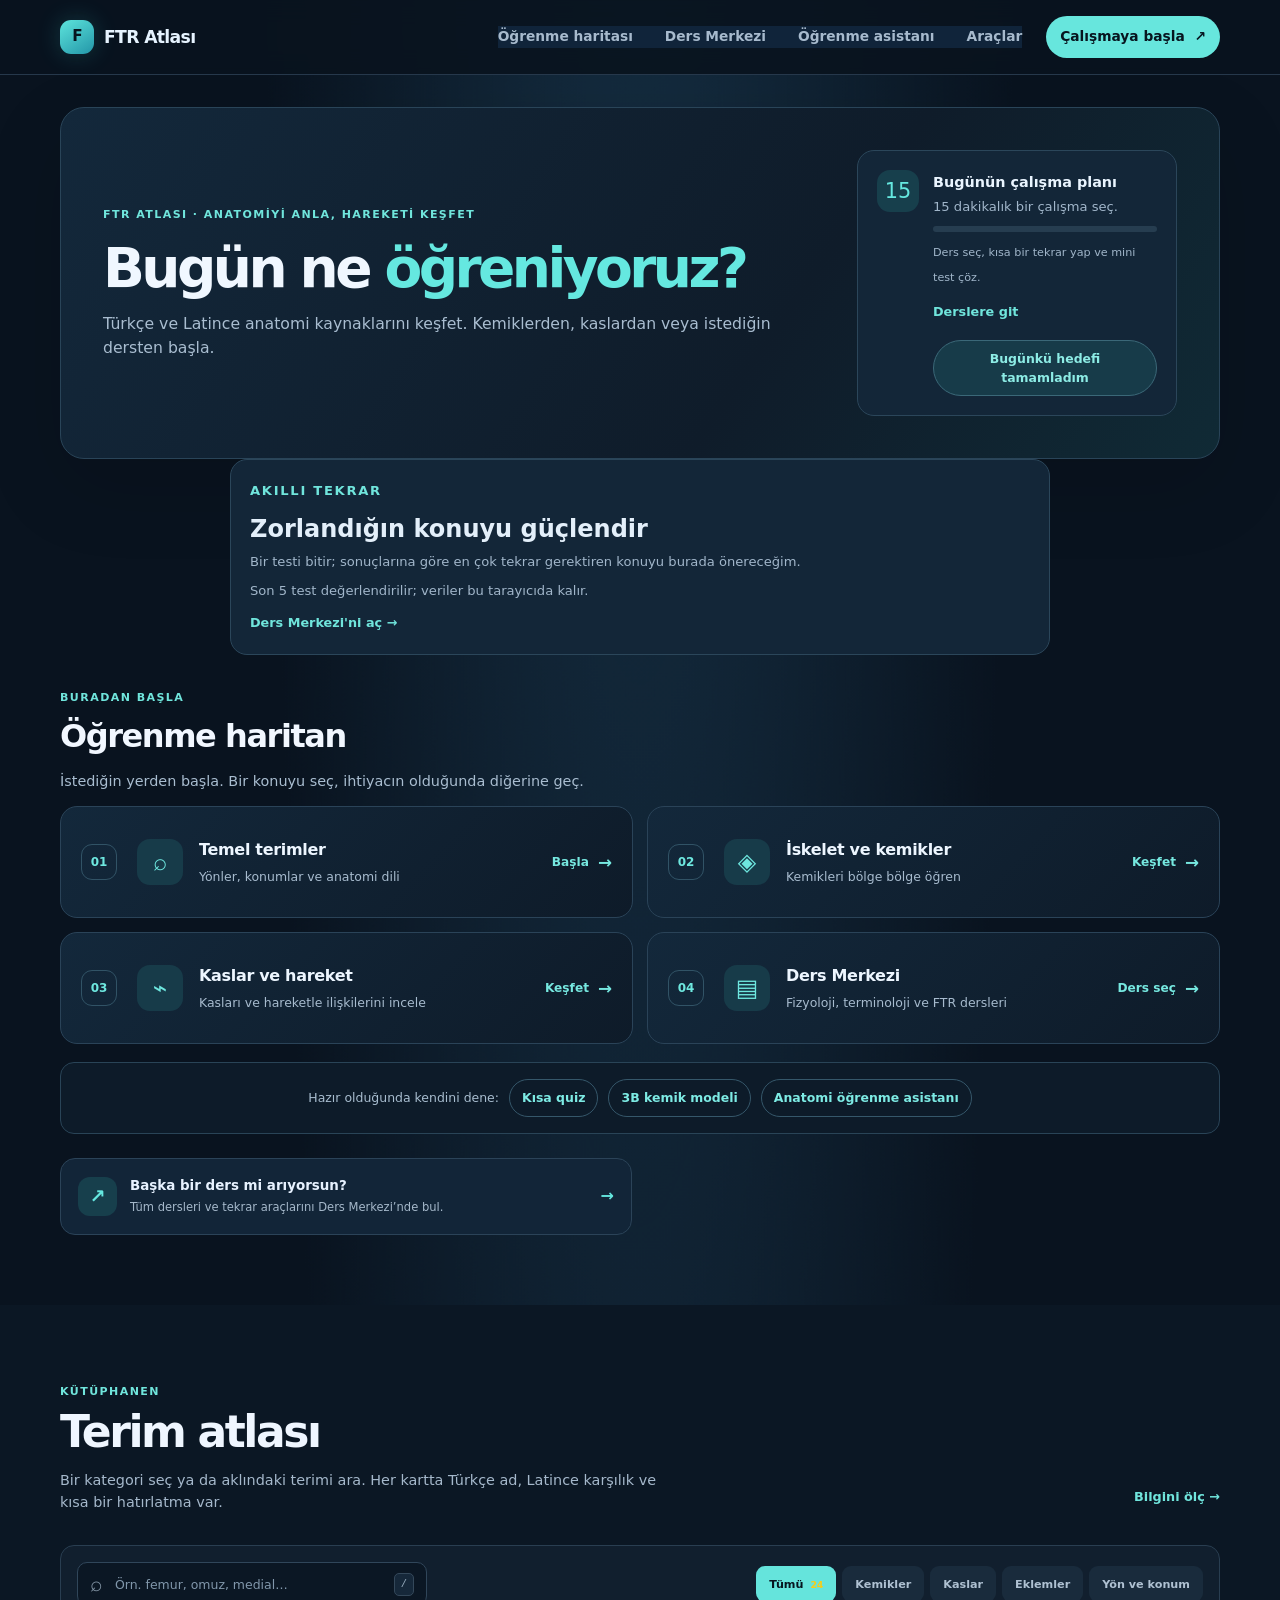
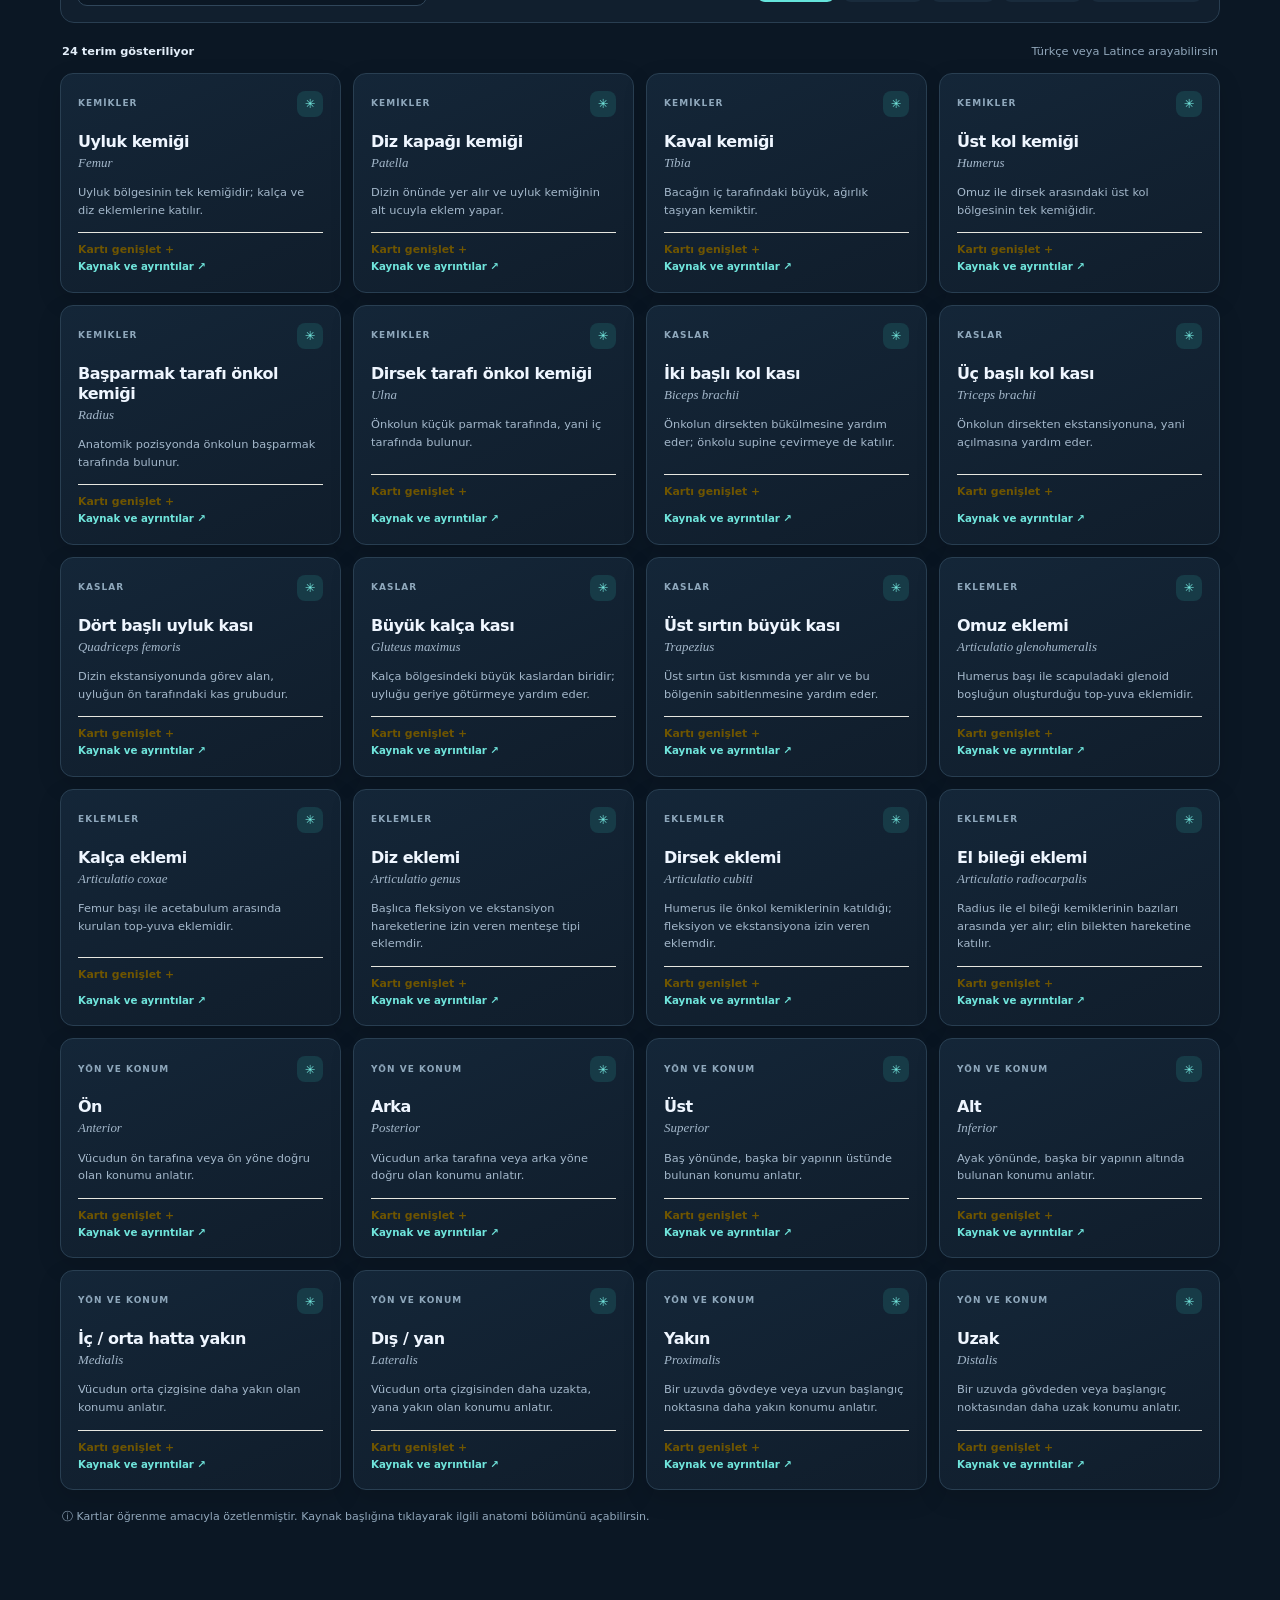
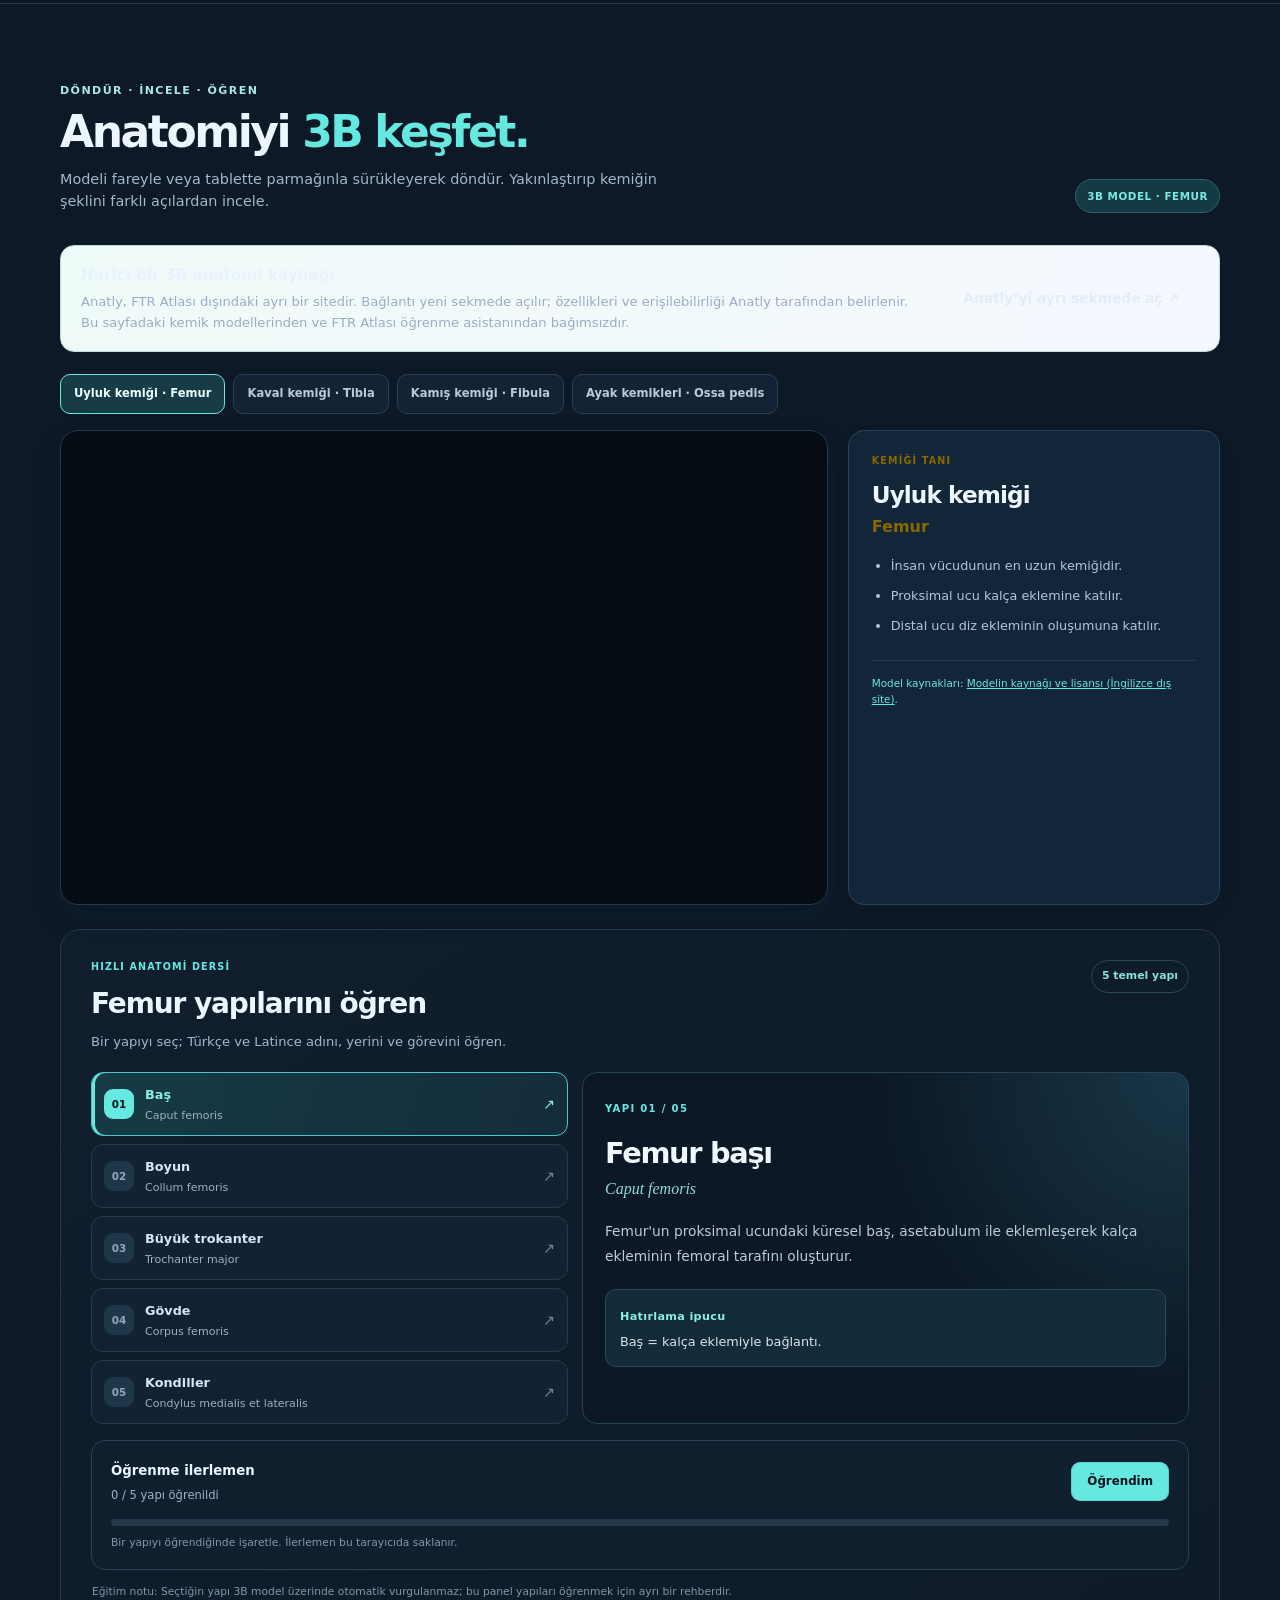
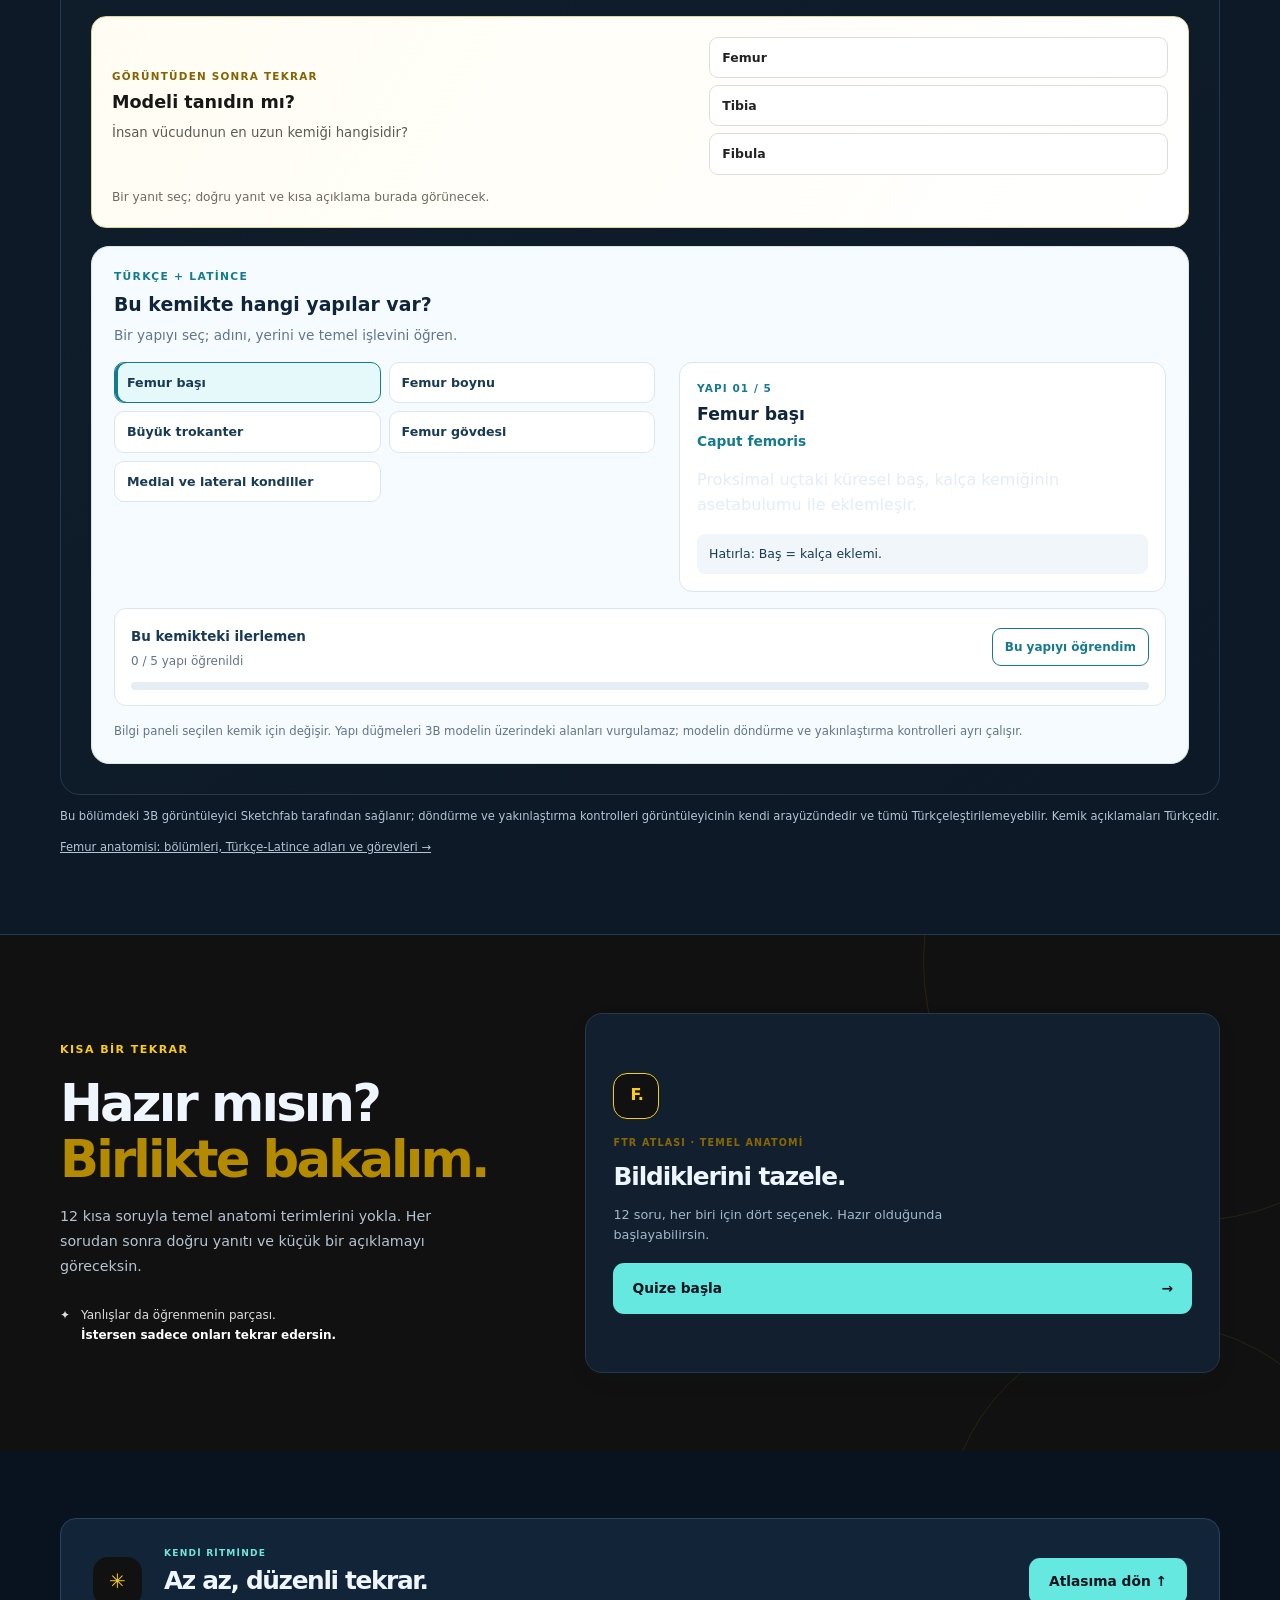
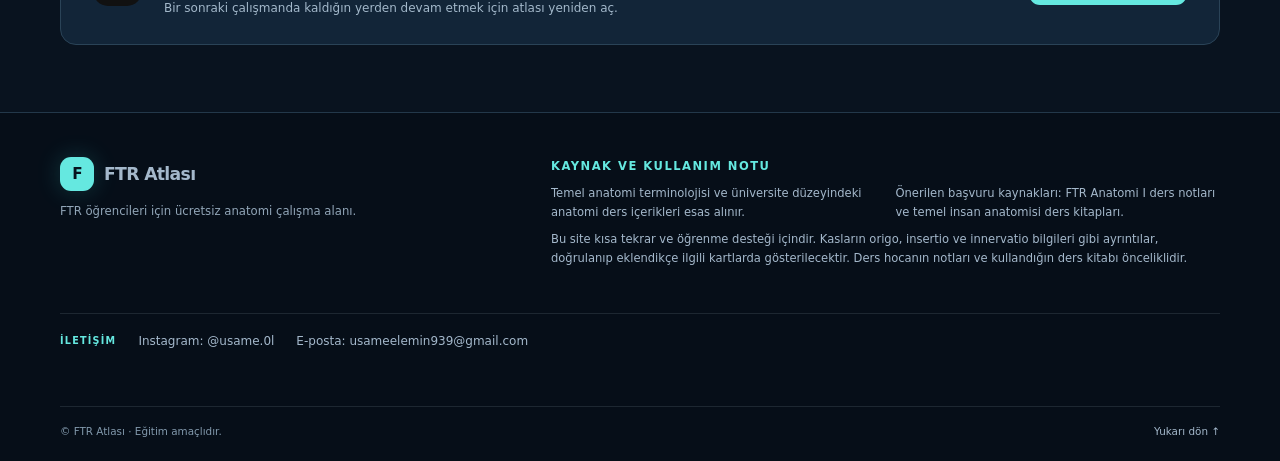
<file: index.html>
<!doctype html>
<html lang="tr">
<head>
  <meta charset="utf-8">
  <meta name="google-site-verification" content="CRWR3sRc1h6FC7W8WJCNxvxv48uLA00VymREjHwrLqk" /><meta name="viewport" content="width=device-width, initial-scale=1">
  <meta name="theme-color" content="#09131f"><meta name="description" content="FTR öğrencileri için Türkçe-Latince anatomi atlası, 3B kemik modelleri, kas bilgileri ve anatomi quizleri.">
  <link rel="canonical" href="https://usameelemin939-source.github.io/ftr-atlasi/">
  <meta property="og:type" content="website">
  <meta property="og:site_name" content="FTR Atlası">
  <meta property="og:title" content="FTR Atlası | Türkçe-Latince Anatomi Öğren">
  <meta property="og:description" content="Kemikleri, kasları ve temel anatomi terimlerini Türkçe ve Latince öğren. Ücretsiz 3B modeller ve kısa quizlerle tekrar yap.">
  <meta name="twitter:card" content="summary">
  <meta name="twitter:title" content="FTR Atlası | Türkçe-Latince Anatomi Öğren">
  <meta name="twitter:description" content="FTR öğrencileri için ücretsiz anatomi atlası, 3B kemik modelleri ve kısa quizler.">
  <title>FTR Atlası | Türkçe-Latince Anatomi ve FTR Öğrenme Platformu</title>
  <link rel="stylesheet" href="styles.css"><script src="https://static.sketchfab.com/api/sketchfab-viewer-1.12.1.js" defer></script><script src="data.js" defer></script><script src="app.js" defer></script>
</head>
<body>
  <a class="skip-link" href="#main">Ana içeriğe geç</a>
  <header class="site-header"><div class="wrap header-inner">
    <a class="brand" href="#top" aria-label="FTR Atlası ana sayfa"><span class="brand-mark" aria-hidden="true">F</span><span>FTR <b>Atlası</b></span></a>
    <nav class="main-nav" aria-label="Ana gezinme"><a href="#ogrenme-haritasi">Öğrenme haritası</a><a href="dersler.html">Ders Merkezi</a><a href="ai-rehberi.html">Öğrenme asistanı</a><a href="#araclar">Araçlar</a></nav>
    <a class="header-cta" href="#atlas">Çalışmaya başla <span aria-hidden="true">↗</span></a>
  </div></header>
  <main id="main">
    <section class="dashboard wrap" id="top" aria-labelledby="hero-title">
      <div class="dashboard-heading">
        <div><p class="eyebrow dark">FTR ATLASI · ANATOMİYİ ANLA, HAREKETİ KEŞFET</p><h1 id="hero-title">Bugün ne <em>öğreniyoruz?</em></h1><p class="dashboard-lead">Türkçe ve Latince anatomi kaynaklarını keşfet. Kemiklerden, kaslardan veya istediğin dersten başla.</p></div>
        <div class="today-card daily-plan-card" id="dailyPlanCard"><span class="today-icon" aria-hidden="true">15</span><div><b>Bugünün çalışma planı</b><p id="dailyPlanSummary">15 dakikalık bir çalışma seç.</p><div class="mini-progress" aria-label="Günlük çalışma durumu"><span id="dailyPlanProgress"></span></div><small id="dailyPlanDetail">Tekrar kartların ve test geçmişin burada özetlenecek.</small><div class="daily-plan-actions"><a class="text-link" id="dailyPlanPrimary" href="dersler.html">Çalışmaya başla</a><button class="daily-plan-complete" id="dailyPlanComplete" type="button">Bugünkü hedefi tamamladım</button></div></div></div>
      </div>
      <section class="today-card" id="weak-topic-card" aria-labelledby="weak-topic-title" hidden style="margin: 1.25rem 0; width: 100%; max-width: none;">
        <div><p class="eyebrow dark">AKILLI TEKRAR</p><h2 id="weak-topic-title" style="margin: .25rem 0;">Zorlandığın konuyu güçlendir</h2><p id="weak-topic-copy">Test geçmişin analiz ediliyor.</p><p id="weak-topic-stats" class="muted small"></p><a id="weak-topic-link" class="text-link" href="dersler.html">Bu konuyu tekrar et →</a></div>
      </section>
      <div class="dashboard-section-title" id="ogrenme-haritasi"><div><p class="eyebrow dark">BURADAN BAŞLA</p><h2>Öğrenme haritan</h2><p class="map-intro">İstediğin yerden başla. Bir konuyu seç, ihtiyacın olduğunda diğerine geç.</p></div></div>
      <div class="learning-map" aria-label="İstediğin konudan başlayabileceğin öğrenme yolları">
        <a class="map-step" href="#atlas"><span class="map-step-number">01</span><span class="map-step-icon" aria-hidden="true">⌕</span><span class="map-step-copy"><b>Temel terimler</b><small>Yönler, konumlar ve anatomi dili</small></span><span class="map-step-action">Başla <b>→</b></span></a>
        <a class="map-step" href="iskelet-atlasi.html"><span class="map-step-number">02</span><span class="map-step-icon" aria-hidden="true">◈</span><span class="map-step-copy"><b>İskelet ve kemikler</b><small>Kemikleri bölge bölge öğren</small></span><span class="map-step-action">Keşfet <b>→</b></span></a>
        <span class="map-connector" aria-hidden="true"></span>
        <a class="map-step" href="kas-atlasi.html"><span class="map-step-number">03</span><span class="map-step-icon" aria-hidden="true">⌁</span><span class="map-step-copy"><b>Kaslar ve hareket</b><small>Kasları ve hareketle ilişkilerini incele</small></span><span class="map-step-action">Keşfet <b>→</b></span></a>
        <span class="map-connector" aria-hidden="true"></span>
        <a class="map-step" href="dersler.html"><span class="map-step-number">04</span><span class="map-step-icon" aria-hidden="true">▤</span><span class="map-step-copy"><b>Ders Merkezi</b><small>Fizyoloji, terminoloji ve FTR dersleri</small></span><span class="map-step-action">Ders seç <b>→</b></span></a>
        <div class="map-tools" id="araclar"><span>Hazır olduğunda kendini dene:</span><a href="#quiz">Kısa quiz</a><a href="#3d-anatomi">3B kemik modeli</a><a href="ai-rehberi.html">Anatomi öğrenme asistanı</a></div>
      </div>
      <div class="dashboard-lower"><a class="lower-panel" href="dersler.html"><span class="lower-icon">↗</span><span><b>Başka bir ders mi arıyorsun?</b><small>Tüm dersleri ve tekrar araçlarını Ders Merkezi’nde bul.</small></span><strong aria-hidden="true">→</strong></a></div>
    </section>
    <section class="atlas section-pad" id="atlas" aria-labelledby="atlas-title"><div class="wrap">
      <div class="section-head"><div><p class="eyebrow dark">KÜTÜPHANEN</p><h2 id="atlas-title">Terim atlası</h2><p>Bir kategori seç ya da aklındaki terimi ara. Her kartta Türkçe ad, Latince karşılık ve kısa bir hatırlatma var.</p></div><a class="text-link" href="#quiz">Bilgini ölç →</a></div>
      <div class="tools"><label class="search"><span aria-hidden="true">⌕</span><span class="visually-hidden">Terim ara</span><input id="term-search" type="search" placeholder="Örn. femur, omuz, medial…" autocomplete="off"><kbd>/</kbd></label>
        <div class="filters" role="group" aria-label="Kategoriye göre filtrele">
          <button type="button" class="chip active" data-filter="all" aria-pressed="true">Tümü <small data-count></small></button><button type="button" class="chip" data-filter="bone" aria-pressed="false">Kemikler</button><button type="button" class="chip" data-filter="muscle" aria-pressed="false">Kaslar</button><button type="button" class="chip" data-filter="joint" aria-pressed="false">Eklemler</button><button type="button" class="chip" data-filter="direction" aria-pressed="false">Yön ve konum</button>
        </div>
      </div>
      <div class="results"><p id="results-count" aria-live="polite">Terimler yükleniyor…</p><span>Türkçe veya Latince arayabilirsin</span></div>
      <div id="term-grid" class="term-grid" aria-busy="true"></div>
      <div id="empty-state" class="empty" hidden><span>⌕</span><h3>Bu aramada terim bulamadım.</h3><p>Başka bir kelime dene ya da tüm kategorileri göster.</p><button id="clear-search" class="button outline" type="button">Filtreleri temizle</button></div>
      <p class="source-note">ⓘ Kartlar öğrenme amacıyla özetlenmiştir. Kaynak başlığına tıklayarak ilgili anatomi bölümünü açabilirsin.</p>
    </div></section>
    <section class="model-section section-pad" id="3d-anatomi" aria-labelledby="model-title"><div class="wrap"><div class="section-head"><div><p class="eyebrow">DÖNDÜR · İNCELE · ÖĞREN</p><h2 id="model-title">Anatomiyi <em>3B keşfet.</em></h2><p>Modeli fareyle veya tablette parmağınla sürükleyerek döndür. Yakınlaştırıp kemiğin şeklini farklı açılardan incele.</p></div><span class="model-badge">3B MODEL · FEMUR</span></div><div class="full-atlas-callout"><div><strong>Harici bir 3B anatomi kaynağı</strong><p>Anatly, FTR Atlası dışındaki ayrı bir sitedir. Bağlantı yeni sekmede açılır; özellikleri ve erişilebilirliği Anatly tarafından belirlenir. Bu sayfadaki kemik modellerinden ve FTR Atlası öğrenme asistanından bağımsızdır.</p></div><a class="button" href="https://anatly.com/" target="_blank" rel="noopener noreferrer" aria-label="Harici site Anatly’yi yeni sekmede aç">Anatly’yi ayrı sekmede aç ↗</a></div><div class="model-tabs" role="group" aria-label="İncelenecek kemiği seç"><button type="button" class="model-tab is-active" data-model="femur" aria-pressed="true">Uyluk kemiği · Femur</button><button type="button" class="model-tab" data-model="tibia" aria-pressed="false">Kaval kemiği · Tibia</button><button type="button" class="model-tab" data-model="fibula" aria-pressed="false">Kamış kemiği · Fibula</button><button type="button" class="model-tab" data-model="foot" aria-pressed="false">Ayak kemikleri · Ossa pedis</button></div><div class="model-layout"><div class="model-viewer"><iframe id="model-frame" title="Uyluk kemiği — Femur 3B modeli" src="about:blank" allow="autoplay; fullscreen; xr-spatial-tracking" allowfullscreen loading="lazy"></iframe><p id="model-interaction-status" class="model-interaction-status" role="status" aria-live="polite">3B model hazırlanıyor…</p></div><aside class="model-notes"><p class="quiz-kicker">KEMİĞİ TANI</p><h3 id="model-name">Uyluk kemiği</h3><p id="model-latin" class="model-latin">Femur</p><ul id="model-facts"><li>İnsan vücudunun en uzun kemiğidir.</li><li>Proksimal ucu kalça eklemine katılır.</li><li>Distal ucu diz ekleminin oluşumuna katılır.</li></ul><p class="model-credit">Model kaynakları: <a id="model-source" href="https://sketchfab.com/3d-models/human-femur-a9c1f1a88b104c3fbfe975fa10b31b31" target="_blank" rel="noopener noreferrer">Modelin kaynağı ve lisansı (İngilizce dış site)</a>.</p></aside></div><section class="structure-lab" id="femur-study" aria-labelledby="structure-lab-title">
  <div class="structure-lab-heading"><div><p class="quiz-kicker">HIZLI ANATOMİ DERSİ</p><h3 id="structure-lab-title">Femur yapılarını öğren</h3><p>Bir yapıyı seç; Türkçe ve Latince adını, yerini ve görevini öğren.</p></div><span class="structure-count">5 temel yapı</span></div>
  <div class="structure-lab-layout">
    <div class="structure-picker" role="group" aria-label="Femur yapısını seç">
      <button class="structure-choice is-active" type="button" data-structure="head" aria-pressed="true"><span>01</span><span><b>Baş</b><small>Caput femoris</small></span><span aria-hidden="true">↗</span></button>
      <button class="structure-choice" type="button" data-structure="neck" aria-pressed="false"><span>02</span><span><b>Boyun</b><small>Collum femoris</small></span><span aria-hidden="true">↗</span></button>
      <button class="structure-choice" type="button" data-structure="trochanter" aria-pressed="false"><span>03</span><span><b>Büyük trokanter</b><small>Trochanter major</small></span><span aria-hidden="true">↗</span></button>
      <button class="structure-choice" type="button" data-structure="shaft" aria-pressed="false"><span>04</span><span><b>Gövde</b><small>Corpus femoris</small></span><span aria-hidden="true">↗</span></button>
      <button class="structure-choice" type="button" data-structure="condyles" aria-pressed="false"><span>05</span><span><b>Kondiller</b><small>Condylus medialis et lateralis</small></span><span aria-hidden="true">↗</span></button>
    </div>
    <article class="structure-detail" aria-live="polite" aria-atomic="true"><span id="structure-number" class="structure-detail-number">YAPI 01 / 05</span><h4 id="structure-name">Femur başı</h4><p id="structure-latin" class="structure-detail-latin">Caput femoris</p><p id="structure-description">Femur'un proksimal ucundaki küresel baş, asetabulum ile eklemleşerek kalça ekleminin femoral tarafını oluşturur.</p><div class="structure-fact"><b>Hatırlama ipucu</b><p id="structure-memory">Baş = kalça eklemiyle bağlantı.</p></div></article>
  </div>
  <div class="femur-progress-card" aria-label="Femur öğrenme ilerlemesi">
    <div class="femur-progress-top"><div><b>Öğrenme ilerlemen</b><p id="femur-progress-label" aria-live="polite">0 / 5 yapı öğrenildi</p></div><button id="femur-learned-toggle" class="femur-learned-toggle" type="button" aria-pressed="false">Öğrendim</button></div>
    <div class="femur-progress-track" role="progressbar" aria-label="Öğrenilen femur yapıları" aria-valuemin="0" aria-valuemax="5" aria-valuenow="0"><span id="femur-progress"></span></div>
    <p class="femur-progress-help">Bir yapıyı öğrendiğinde işaretle. İlerlemen bu tarayıcıda saklanır.</p>
  </div>
  <p class="structure-disclaimer">Eğitim notu: Seçtiğin yapı 3B model üzerinde otomatik vurgulanmaz; bu panel yapıları öğrenmek için ayrı bir rehberdir.</p>
  <section class="model-quick-check" aria-labelledby="model-check-title">
    <div><p class="quiz-kicker">GÖRÜNTÜDEN SONRA TEKRAR</p><h3 id="model-check-title">Modeli tanıdın mı?</h3><p id="model-check-question">İnsan vücudunun en uzun kemiği hangisidir?</p></div>
    <div id="model-check-options" class="model-check-options" role="group" aria-label="Model bilgisi için yanıt seçenekleri"></div>
    <p id="model-check-feedback" class="model-check-feedback" aria-live="polite">Bir yanıt seç; doğru yanıt ve kısa açıklama burada görünecek.</p>
  </section>
  <section class="bone-structure-explorer" aria-labelledby="bone-structure-title">
    <div class="bone-structure-heading"><p class="quiz-kicker">TÜRKÇE + LATİNCE</p><h3 id="bone-structure-title">Bu kemikte hangi yapılar var?</h3><p>Bir yapıyı seç; adını, yerini ve temel işlevini öğren.</p></div>
    <div id="bone-structure-options" class="bone-structure-options" role="group" aria-label="Kemik yapısı seç"></div>
    <article id="bone-structure-detail" class="bone-structure-detail" aria-live="polite">
      <p id="bone-structure-number" class="bone-structure-number">YAPI 01</p><h4 id="bone-structure-name">Femur başı</h4><p id="bone-structure-latin" class="bone-structure-latin">Caput femoris</p><p id="bone-structure-description">Femur'un proksimal ucundaki küresel baş.</p><p id="bone-structure-memory" class="bone-structure-memory">Hatırla: Baş = kalça eklemiyle bağlantı.</p>
    </article>
    <div class="bone-learning-progress">
      <div class="bone-learning-progress-top"><div><b>Bu kemikteki ilerlemen</b><p id="bone-learning-label" aria-live="polite">0 / 5 yapı öğrenildi</p></div><button id="bone-learning-toggle" type="button" class="bone-learning-toggle" aria-pressed="false">Bu yapıyı öğrendim</button></div>
      <div class="bone-learning-track" role="progressbar" aria-label="Seçilen kemikte öğrenilen yapılar" aria-valuemin="0" aria-valuemax="6" aria-valuenow="0"><span id="bone-learning-fill"></span></div>
    </div>
    <p class="bone-structure-note">Bilgi paneli seçilen kemik için değişir. Yapı düğmeleri 3B modelin üzerindeki alanları vurgulamaz; modelin döndürme ve yakınlaştırma kontrolleri ayrı çalışır.</p>
  </section>
</section>
<p class="model-note">Bu bölümdeki 3B görüntüleyici Sketchfab tarafından sağlanır; döndürme ve yakınlaştırma kontrolleri görüntüleyicinin kendi arayüzündedir ve tümü Türkçeleştirilemeyebilir. Kemik açıklamaları Türkçedir.</p>
<p class="model-note"><a href="femur-anatomisi.html">Femur anatomisi: bölümleri, Türkçe-Latince adları ve görevleri →</a></p></div></section>
    <section class="quiz-section section-pad" id="quiz" aria-labelledby="quiz-title"><div class="wrap quiz-layout">
      <div class="quiz-intro"><p class="eyebrow">KISA BİR TEKRAR</p><h2 id="quiz-title">Hazır mısın?<br><em>Birlikte bakalım.</em></h2><p>12 kısa soruyla temel anatomi terimlerini yokla. Her sorudan sonra doğru yanıtı ve küçük bir açıklamayı göreceksin.</p><div class="promise">✦ <span>Yanlışlar da öğrenmenin parçası.<br><b>İstersen sadece onları tekrar edersin.</b></span></div><p id="best-score" class="best-score" hidden></p></div>
      <div class="quiz-card">
        <div id="quiz-welcome" class="quiz-welcome"><span class="quiz-icon">F.</span><p class="quiz-kicker">FTR ATLASI · TEMEL ANATOMİ</p><h3>Bildiklerini tazele.</h3><p>12 soru, her biri için dört seçenek. Hazır olduğunda başlayabilirsin.</p><button id="start-quiz" class="button primary wide" type="button">Quize başla <span>→</span></button></div>
        <div id="quiz-play" hidden><div class="quiz-progress-row"><span id="question-position">Soru 1 / 12</span><span id="live-score">Puan 0</span></div><div id="progress-track" class="progress" role="progressbar" aria-label="Quiz ilerlemesi" aria-valuemin="0" aria-valuemax="12" aria-valuenow="0"><span id="progress-fill"></span></div><p id="question-category" class="quiz-kicker"></p><h3 id="question-title" class="question-title" tabindex="-1"></h3><div id="answer-list" class="answers"></div><div class="hint-row"><button id="show-hint" class="button outline hint-button" type="button">İpucu göster</button><p id="hint-text" class="hint-text" hidden></p></div><div id="answer-feedback" class="feedback" role="status" aria-live="polite" hidden></div><button id="next-question" class="button primary wide next" type="button" hidden>Sonraki soru →</button></div>
        <div id="quiz-result" class="quiz-result" hidden><span id="result-mark" class="result-mark">✓</span><p id="result-kicker" class="quiz-kicker">QUIZ TAMAMLANDI</p><h3 id="result-title">Güzel iş çıkardın.</h3><p id="result-score" class="result-score"></p><p id="result-copy"></p><div id="wrong-review" class="wrong-review" hidden></div><div class="result-actions"><button id="retry-wrong" class="button primary" type="button" hidden>Yanlışları tekrar çöz ↻</button><button id="restart-quiz" class="button outline" type="button">Tüm quizi yeniden başlat ↻</button></div><p class="quiz-source">Soruların kaynakları <a href="#sources">sayfanın altında</a>.</p></div>
      </div>
    </div></section>
    <section class="study-cta wrap"><span class="cta-icon">✳</span><div><p class="eyebrow dark">KENDİ RİTMİNDE</p><h2>Az az, düzenli tekrar.</h2><p>Bir sonraki çalışmanda kaldığın yerden devam etmek için atlası yeniden aç.</p></div><a class="button primary" href="#atlas">Atlasıma dön ↑</a></section>
  </main>
  <footer id="sources" class="footer"><div class="wrap footer-inner"><div><a class="brand light" href="#top"><span class="brand-mark">F</span><span>FTR <b>Atlası</b></span></a><p>FTR öğrencileri için ücretsiz anatomi çalışma alanı.</p></div><div class="sources"><p class="footer-label">KAYNAK VE KULLANIM NOTU</p>
    <p>Temel anatomi terminolojisi ve üniversite düzeyindeki anatomi ders içerikleri esas alınır.</p>
    <p>Önerilen başvuru kaynakları: FTR Anatomi I ders notları ve temel insan anatomisi ders kitapları.</p>
    <p class="source-explainer">Bu site kısa tekrar ve öğrenme desteği içindir. Kasların origo, insertio ve innervatio bilgileri gibi ayrıntılar, doğrulanıp eklendikçe ilgili kartlarda gösterilecektir. Ders hocanın notları ve kullandığın ders kitabı önceliklidir.</p></div><div class="contact-footer"><p class="footer-label">İLETİŞİM</p><a href="https://www.instagram.com/usame.0l/" target="_blank" rel="noopener noreferrer">Instagram: @usame.0l</a><a href="mailto:usameelemin939@gmail.com">E-posta: usameelemin939@gmail.com</a></div><div class="footer-bottom"><span>© FTR Atlası · Eğitim amaçlıdır.</span><a href="#top">Yukarı dön ↑</a></div></div></footer>
</body></html>
</file>
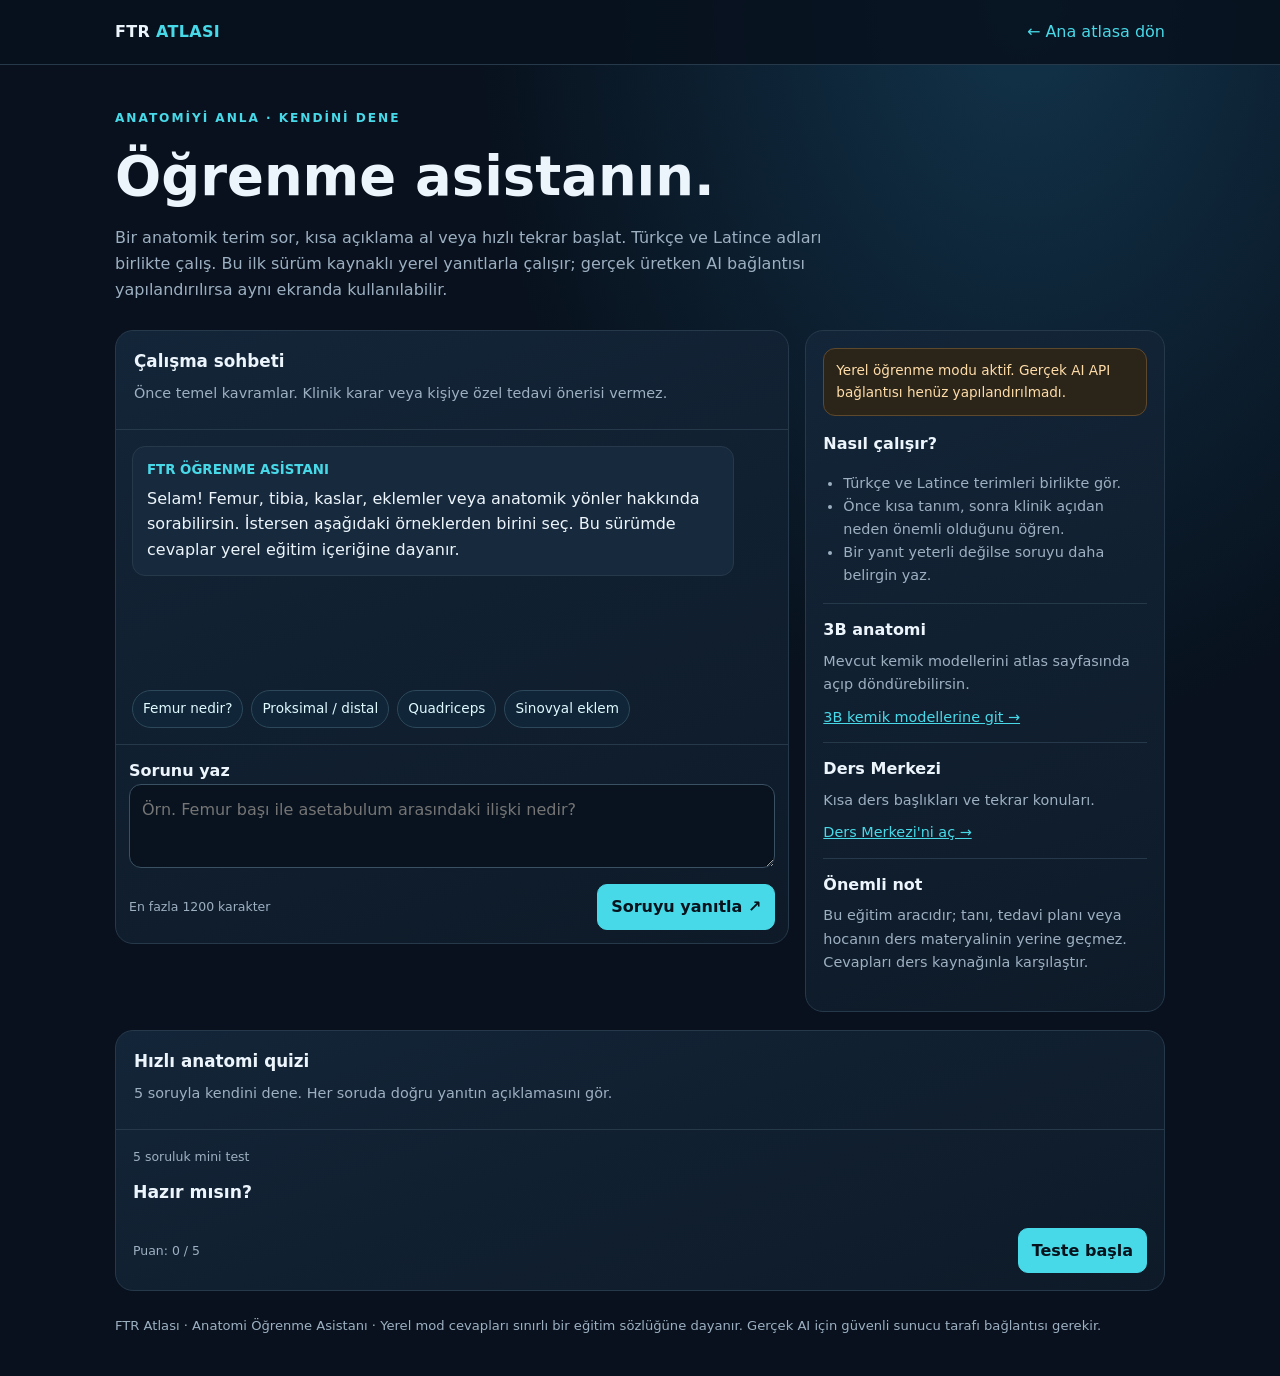
<file: ai-rehberi.html>
<!doctype html>
<html lang="tr">
<head>
<meta charset="utf-8">
<meta name="viewport" content="width=device-width,initial-scale=1">
<meta name="theme-color" content="#09131f">
<meta name="description" content="FTR Atlası anatomi öğrenme asistanı: Türkçe-Latince kavramları öğren, sorularla tekrar yap.">
  <link rel="canonical" href="https://usameelemin939-source.github.io/ftr-atlasi/ai-rehberi.html">
<title>Anatomi Öğrenme Asistanı | FTR Atlası</title>
<style>
:root{color-scheme:dark;--bg:#08111d;--panel:#101e2d;--panel2:#142538;--line:#26394b;--text:#edf5fc;--muted:#9db0c2;--cyan:#48d9e8;--orange:#ffad69;--good:#8ce3bd}*{box-sizing:border-box}body{margin:0;background:radial-gradient(ellipse at 80% 0%,#12334a 0,transparent 38%),var(--bg);color:var(--text);font:16px/1.6 system-ui,-apple-system,"Segoe UI",sans-serif}.skip-link{position:fixed;z-index:20;top:10px;left:10px;transform:translateY(-160%);padding:10px 14px;border-radius:10px;background:var(--cyan);color:#06131d;font-weight:800;text-decoration:none}.skip-link:focus{transform:translateY(0)}a:focus-visible,button:focus-visible,textarea:focus-visible{outline:3px solid var(--orange);outline-offset:3px}.wrap{width:min(1050px,calc(100% - 28px));margin:auto}.top{border-bottom:1px solid var(--line);background:#08111ddd}.nav{min-height:64px;display:flex;align-items:center;justify-content:space-between;gap:14px}.brand{font-weight:900;color:var(--text);text-decoration:none;letter-spacing:.02em}.brand span{color:var(--cyan)}.nav a:last-child{color:var(--cyan);text-decoration:none}.hero{padding:38px 0 20px}.eyebrow{font-size:.76rem;font-weight:850;letter-spacing:.16em;color:var(--cyan)}h1{font-size:clamp(2rem,5vw,3.4rem);line-height:1.08;margin:.35em 0}p{margin:.5em 0}.lead{max-width:720px;color:var(--muted)}.layout{display:grid;grid-template-columns:minmax(0,1.5fr) minmax(250px,.8fr);gap:16px;align-items:start}.panel{background:linear-gradient(160deg,#132538,#0e1a28);border:1px solid var(--line);border-radius:18px;overflow:hidden}.panel-head{padding:17px 18px;border-bottom:1px solid var(--line)}.panel-head h2{font-size:1.05rem;margin:0}.panel-head p{color:var(--muted);font-size:.9rem}.chat-log{min-height:260px;max-height:490px;overflow:auto;padding:16px;display:flex;flex-direction:column;gap:12px}.msg{max-width:94%;border:1px solid var(--line);background:#172a3d;border-radius:13px;padding:12px 14px;white-space:pre-wrap;overflow-wrap:anywhere}.msg.user{align-self:flex-end;background:#123640;border-color:#1d6570}.msg small{display:block;color:var(--cyan);font-weight:800;margin-bottom:5px}.composer{padding:13px;border-top:1px solid var(--line)}textarea{width:100%;resize:vertical;min-height:84px;max-height:200px;border-radius:12px;border:1px solid #3a5063;background:#08131f;color:var(--text);font:inherit;padding:12px}button{font:inherit;cursor:pointer}.actions{display:flex;justify-content:space-between;align-items:center;gap:10px;margin-top:9px}.button{border:1px solid var(--line);border-radius:10px;padding:9px 13px;background:#172a3d;color:var(--text)}.button.primary{background:var(--cyan);border-color:var(--cyan);color:#06131d;font-weight:850}.button:disabled{opacity:.55;cursor:not-allowed}.hint{font-size:.78rem;color:var(--muted)}.quick{display:flex;flex-wrap:wrap;gap:8px;padding:0 16px 16px}.quick button{border:1px solid #2c485a;background:#102638;color:#dffaff;border-radius:999px;padding:7px 10px;font-size:.85rem}.side{padding:17px}.side h2{font-size:1rem;margin:0 0 10px}.side p,.side li{font-size:.9rem;color:var(--muted)}.side ul{padding-left:20px}.status{border:1px solid #5e492d;background:#2b2419;color:#ffdda9;border-radius:12px;padding:11px 12px;font-size:.85rem;margin-bottom:15px}.status.ready{border-color:#27604c;background:#102b25;color:var(--good)}.topic{border-top:1px solid var(--line);padding:13px 0}.topic b{display:block}.topic a{color:var(--cyan);font-size:.9rem}.foot{color:var(--muted);font-size:.82rem;padding:24px 0 40px}.error{color:#ffb8b8;font-size:.88rem}@media(max-width:760px){.layout{grid-template-columns:1fr}.hero{padding-top:26px}.chat-log{min-height:220px}}
</style>
</head>
<body>
<a class="skip-link" href="#main">Ana içeriğe geç</a>
<header class="top"><div class="wrap nav"><a class="brand" href="index.html">FTR <span>ATLASI</span></a><a href="index.html">← Ana atlasa dön</a></div></header>
<main id="main" class="wrap">
<section class="hero"><p class="eyebrow">ANATOMİYİ ANLA · KENDİNİ DENE</p><h1>Öğrenme asistanın.</h1><p class="lead">Bir anatomik terim sor, kısa açıklama al veya hızlı tekrar başlat. Türkçe ve Latince adları birlikte çalış. Bu ilk sürüm kaynaklı yerel yanıtlarla çalışır; gerçek üretken AI bağlantısı yapılandırılırsa aynı ekranda kullanılabilir.</p></section>
<div class="layout">
<section class="panel" aria-label="Anatomi sohbeti"><div class="panel-head"><h2>Çalışma sohbeti</h2><p>Önce temel kavramlar. Klinik karar veya kişiye özel tedavi önerisi vermez.</p></div>
<div id="chat-log" class="chat-log" aria-live="polite"><div class="msg"><small>FTR ÖĞRENME ASİSTANI</small>Selam! Femur, tibia, kaslar, eklemler veya anatomik yönler hakkında sorabilirsin. İstersen aşağıdaki örneklerden birini seç. Bu sürümde cevaplar yerel eğitim içeriğine dayanır.</div></div>
<div class="quick" aria-label="Örnek sorular"><button type="button" data-prompt="Femur nedir ve hangi eklemlere katılır?">Femur nedir?</button><button type="button" data-prompt="Proksimal ve distal farkı nedir?">Proksimal / distal</button><button type="button" data-prompt="Quadriceps femoris ne yapar?">Quadriceps</button><button type="button" data-prompt="Sinovyal eklem nedir?">Sinovyal eklem</button></div>
<form id="chat-form" class="composer"><label for="question"><b>Sorunu yaz</b></label><textarea id="question" maxlength="1200" placeholder="Örn. Femur başı ile asetabulum arasındaki ilişki nedir?" required></textarea><div class="actions"><span class="hint">En fazla 1200 karakter</span><button id="send" class="button primary" type="submit">Soruyu yanıtla ↗</button></div><p id="error" class="error" hidden></p></form>
</section>
<aside class="panel side"><div class="status" id="mode-status">Yerel öğrenme modu aktif. Gerçek AI API bağlantısı henüz yapılandırılmadı.</div><h2>Nasıl çalışır?</h2><ul><li>Türkçe ve Latince terimleri birlikte gör.</li><li>Önce kısa tanım, sonra klinik açıdan neden önemli olduğunu öğren.</li><li>Bir yanıt yeterli değilse soruyu daha belirgin yaz.</li></ul><div class="topic"><b>3B anatomi</b><p>Mevcut kemik modellerini atlas sayfasında açıp döndürebilirsin.</p><a href="index.html#3d-anatomi">3B kemik modellerine git →</a></div><div class="topic"><b>Ders Merkezi</b><p>Kısa ders başlıkları ve tekrar konuları.</p><a href="dersler.html">Ders Merkezi'ni aç →</a></div><div class="topic"><b>Önemli not</b><p>Bu eğitim aracıdır; tanı, tedavi planı veya hocanın ders materyalinin yerine geçmez. Cevapları ders kaynağınla karşılaştır.</p></div></aside>
</div><section class="panel" id="quiz-panel" style="margin-top:18px"><div class="panel-head"><h2>Hızlı anatomi quizi</h2><p>5 soruyla kendini dene. Her soruda doğru yanıtın açıklamasını gör.</p></div><div style="padding:17px" id="quiz-area"><div id="quiz-progress" class="hint">5 soruluk mini test</div><h3 id="quiz-question" style="font-size:1.08rem;margin:12px 0">Hazır mısın?</h3><div id="quiz-options" style="display:grid;gap:9px"></div><p id="quiz-feedback" aria-live="polite"></p><div class="actions"><span id="quiz-score" class="hint">Puan: 0 / 5</span><button id="quiz-next" type="button" class="button primary">Teste başla</button></div></div></section>
<footer class="foot">FTR Atlası · Anatomi Öğrenme Asistanı · Yerel mod cevapları sınırlı bir eğitim sözlüğüne dayanır. Gerçek AI için güvenli sunucu tarafı bağlantısı gerekir.</footer>
</main>
<script>
(() => {
  "use strict";
  const $ = (s) => document.querySelector(s);
  const log = $("#chat-log"), form = $("#chat-form"), input = $("#question"), send = $("#send"), error = $("#error");
  const facts = [
    {keys:["femur","uyluk kemiği"],title:"Femur — uyluk kemiği",body:"Femur, uyluğun tek kemiğidir ve vücudun en uzun kemiğidir. Proksimalde femur başı asetabulumla eklemleşerek kalça eklemine katılır; distal ucu tibia ve patella ile ilişkili olarak diz ekleminin oluşumuna katılır.",memory:"Hatırlama: femur başı kalça tarafında, kondiller diz tarafındadır."},
    {keys:["tibia","kaval kemiği"],title:"Tibia — kaval kemiği",body:"Tibia, bacağın medialinde bulunan ve alt ekstremitede yük taşımaya önemli katkı sağlayan kemiktir. Diz ve ayak bileği eklemlerine katılır.",memory:"Hatırlama: tibia içte; fibula dıştadır."},
    {keys:["fibula","kamış kemiği"],title:"Fibula — kamış kemiği",body:"Fibula, bacağın lateral tarafındaki daha ince kemiktir. Tibia kadar ağırlık taşımaz; distal ucu lateral malleolü, yani ayak bileğinin dış çıkıntısını oluşturur.",memory:"Hatırlama: fibula dış tarafta."},
    {keys:["quadriceps","dört başlı"],title:"Quadriceps femoris — dört başlı uyluk kası",body:"Quadriceps femoris uyluğun ön bölümündeki kas grubudur ve diz ekstansiyonunda (dizi açma) temel rol oynar. Patella ve patellar bağ üzerinden kuvvet aktarımına katılır.",memory:"FTR bağlantısı: oturup dizini düzleştirirken quadriceps etkinleşir."},
    {keys:["biceps brachii","biceps","iki başlı kol"],title:"Biceps brachii — iki başlı kol kası",body:"Biceps brachii dirsek fleksiyonuna (dirseği bükme) ve önkol supinasyonuna (avuç içini öne/yukarı çevirmeye) katkı sağlar. Etkisi dirsek ve önkol pozisyonuna göre değişebilir.",memory:"Hatırlama: biceps sadece dirsek fleksörü değildir; supinasyona da yardım eder."},
    {keys:["triceps","üç başlı"],title:"Triceps brachii — üç başlı kol kası",body:"Triceps brachii dirsek ekstansiyonunun (dirseği açma) başlıca kasıdır. Uzun başı omuz eklemini de geçtiği için omuz hareketlerine de katkıda bulunur.",memory:"Hatırlama: triceps = dirsek ekstansiyonu."},
    {keys:["sinovyal","synovial"],title:"Sinovyal eklem",body:"Sinovyal eklemlerde kemiklerin eklem yüzleri arasında eklem boşluğu bulunur. Eklem kıkırdağı, kapsül ve sinovyal zar temel yapılardandır. Eklem türü ve hareketi yalnızca bir benzetmeyle tam açıklanamaz.",memory:"Örnek: diz, kalça ve omuz sinovyal eklemlerdir."},
    {keys:["proksimal","proximal","distal"],title:"Proksimal ve distal",body:"Proksimal, uzvun başlangıcına veya gövdeye daha yakın konumu; distal ise daha uzak konumu anlatır. Örneğin diz, ayak bileğine göre proksimal; ayak bileği dize göre distaldir.",memory:"Bir uzuv üzerinde karşılaştırma yap: gövdeye yakın = proksimal."},
    {keys:["medial","lateral"],title:"Medial ve lateral",body:"Medial, vücudun orta çizgisine daha yakın; lateral ise orta çizgiden daha uzak konum demektir. Anatomik pozisyonda radius başparmak tarafında (lateral), ulna küçük parmak tarafında (medial) yer alır.",memory:"Yönleri standart anatomik pozisyona göre tarif et."},
    {keys:["fleksiyon","flexion","ekstansiyon","extension"],title:"Fleksiyon ve ekstansiyon",body:"Fleksiyon çoğunlukla eklem açısını azaltan bükme hareketi; ekstansiyon ise açıyı artıran düzleştirme hareketidir. Bazı vücut bölgelerinde hareketin tanımı anatomik bölgeye göre özelleşir.",memory:"Örnek: dirseği bükmek fleksiyon, dirseği açmak ekstansiyondur."},
    {keys:["kalça eklemi","asetabulum","acetabulum"],title:"Kalça eklemi — articulatio coxae",body:"Kalça eklemi, femur başı (caput femoris) ile leğen kemiğindeki asetabulum arasında kurulan sinovyal top-yuva eklemidir. Eklem biçimi hareket açıklığı ve stabilite arasında işlevsel bir denge sağlar.",memory:"Femur başı + asetabulum = kalça ekleminin kemik eklemleşmesi."},
    {keys:["omuz eklemi","glenohumeral"],title:"Omuz eklemi — articulatio glenohumeralis",body:"Omuzun glenohumeral eklemi, humerus başı ile scapuladaki glenoid boşluk arasında kurulan sinovyal top-yuva eklemidir. Geniş hareket açıklığına sahiptir; stabilite kaslar, kapsül ve bağlar gibi yapılara bağlıdır.",memory:"Top-yuva eklem, çok eksenli hareketlere izin verir."}
  ];
  const normalize = (s) => s.toLocaleLowerCase("tr-TR").normalize("NFD").replace(/[\u0300-\u036f]/g,"").replace(/ı/g,"i");
  function addMessage(who, label, text) { const el=document.createElement("div");el.className="msg"+(who==="user"?" user":"");const small=document.createElement("small");small.textContent=label;const body=document.createElement("div");body.textContent=text;el.append(small,body);log.append(el);log.scrollTop=log.scrollHeight; }
  function localAnswer(question) {
    const q=normalize(question);
    const matches=facts.map(f=>({f,score:f.keys.reduce((n,k)=>n+(q.includes(normalize(k))?1:0),0)})).filter(x=>x.score>0).sort((a,b)=>b.score-a.score);
    if(matches.length){const f=matches[0].f;return f.title+"\n\n"+f.body+"\n\nHatırlama ipucu: "+f.memory+"\n\nİstersen bu yapının komşuluklarını, hareketini veya Türkçe-Latince terimlerini ayrı ayrı sor.";}
    if(/merhaba|selam|hey/.test(q))return "Selam! Bir kemik, kas, eklem veya yön terimi sor. Örneğin “Femur nedir?” ya da “Medial ile lateral arasındaki fark nedir?”";
    if(/fizyoterapi|ftr/.test(q))return "Fizyoterapi ve rehabilitasyon; hareket, işlev ve katılımı değerlendirme ve destekleme alanıdır. Hangi anatomi yapısı veya temel kavram üzerinden ilerleyelim?";
    return "Bu yerel sürümde bu soruya özel, doğrulanmış bir yanıtım yok. Şimdilik femur, tibia, fibula, quadriceps, biceps brachii, triceps brachii, sinovyal eklem, proksimal-distal, medial-lateral, fleksiyon-ekstansiyon, kalça veya omuz eklemi hakkında soru sorabilirsin. Gerçek üretken AI bağlantısı henüz yapılandırılmadı.";
  }
  async function answer(question) {
    // An AI endpoint can be configured by the site owner without placing provider secrets in browser code.
    const endpoint = window.FTR_AI_ENDPOINT;
    if (typeof endpoint === "string" && endpoint.startsWith("/") && !endpoint.startsWith("//")) {
      const response = await fetch(endpoint,{method:"POST",headers:{"Content-Type":"application/json"},body:JSON.stringify({question,language:"tr",context:"FTR Atlası, FTR 1. sınıf anatomi eğitim asistanı. Yanıtları doğru, kısa ve Türkçe-Latince ver; klinik tanı veya kişiye özel tedavi önerme."})});
      if(!response.ok) throw new Error("AI servisi yanıt vermedi ("+response.status+").");
      const data=await response.json();
      if(typeof data.answer!=="string"||!data.answer.trim()) throw new Error("AI servisinden geçerli yanıt gelmedi.");
      return data.answer;
    }
    return localAnswer(question);
  }
  async function submit(question) {
    question=question.trim();if(!question)return;
    error.hidden=true;addMessage("user","SEN",question);input.value="";send.disabled=true;send.textContent="Yanıt hazırlanıyor…";
    try{const result=await answer(question);addMessage("assistant","FTR ÖĞRENME ASİSTANI",result);}
    catch(e){error.textContent=e.message||"Yanıt alınamadı. Biraz sonra tekrar dene.";error.hidden=false;addMessage("assistant","BAĞLANTI UYARISI","Şu anda yanıt oluşturulamadı. Sorunu tekrar deneyebilir veya yerel öğrenme modunu kullanabilirsin.");}
    finally{send.disabled=false;send.textContent="Soruyu yanıtla ↗";input.focus();}
  }
  form.addEventListener("submit",e=>{e.preventDefault();submit(input.value);});
  document.querySelectorAll("[data-prompt]").forEach(b=>b.addEventListener("click",()=>submit(b.dataset.prompt)));
  const quizQuestions = [
    {q:"Femur hangi bölgenin kemiğidir?",o:["Uyluk","Önkol","Omurga","Ayak bileği"],a:0,e:"Femur uyluk kemiğidir; kalça ve diz eklemleriyle ilişkilidir."},
    {q:"Tibianın bacağın hangi tarafında yer alır?",o:["Lateral (dış)","Medial (iç)","Önkol tarafında","El bileğinde"],a:1,e:"Tibia bacağın medialinde; fibula lateralinde bulunur."},
    {q:"Dirseği düzleştirmede başlıca hangi kas görev alır?",o:["Biceps brachii","Quadriceps femoris","Triceps brachii","Soleus"],a:2,e:"Triceps brachii dirsek ekstansiyonunun başlıca kasıdır."},
    {q:"Gövdeye daha yakın konumu anlatan terim hangisidir?",o:["Distal","Lateral","Proksimal","Posterior"],a:2,e:"Proksimal, uzvun başlangıcına veya gövdeye daha yakın demektir."},
    {q:"Femur başı hangi yapıyla eklemleşerek kalça eklemine katılır?",o:["Asetabulum","Olecranon","Patella","Glenoid boşluk"],a:0,e:"Femur başı, pelvisteki asetabulum ile eklemleşir."}
  ];
  const quizArea=$("#quiz-area"), quizQ=$("#quiz-question"), quizOpts=$("#quiz-options"), quizFeedback=$("#quiz-feedback"), quizNext=$("#quiz-next"), quizProgress=$("#quiz-progress"), quizScore=$("#quiz-score");
  let qi=-1, score=0, answered=false, quizOrder=[];
  function shuffleIndices(length){const values=Array.from({length},(_,i)=>i);for(let i=values.length-1;i>0;i--){const j=Math.floor(Math.random()*(i+1));[values[i],values[j]]=[values[j],values[i]];}return values;}
  function renderQuiz(){answered=false;quizFeedback.textContent="";quizOpts.replaceChildren();
    if(qi>=quizOrder.length){quizProgress.textContent="Test tamamlandı";quizQ.textContent="Sonuç: "+score+" / "+quizOrder.length;quizFeedback.textContent=score>=4?"Harika! Temel kavramların güçlü.":"Güzel başlangıç. Yanlış yaptığın soruları asistana sorup tekrar dene.";quizNext.textContent="Yeniden çöz";quizScore.textContent="Başarı: %"+Math.round(score/quizOrder.length*100);return;}
    const item=quizQuestions[quizOrder[qi]];quizProgress.textContent="Soru "+(qi+1)+" / "+quizOrder.length;quizQ.textContent=item.q;quizScore.textContent="Puan: "+score+" / "+quizOrder.length;
    item.o.forEach((option,i)=>{const b=document.createElement("button");b.type="button";b.className="button";b.textContent=String.fromCharCode(65+i)+". "+option;b.style.textAlign="left";b.addEventListener("click",()=>{if(answered)return;answered=true;const correct=i===item.a;if(correct)score++;[...quizOpts.children].forEach((el,j)=>{el.disabled=true;if(j===item.a){el.style.borderColor="#56c99b";el.style.background="#12372e"}else if(j===i&&!correct){el.style.borderColor="#cf7979";el.style.background="#3a2027"}});quizFeedback.textContent=(correct?"Doğru. ":"Tekrar et. ")+item.e;quizScore.textContent="Puan: "+score+" / "+quizOrder.length;quizNext.textContent=qi===quizOrder.length-1?"Sonucu gör":"Sonraki soru";});quizOpts.append(b);});
    quizNext.textContent="Yanıtı seç";
  }
  quizNext.addEventListener("click",()=>{if(qi<0||qi>=quizOrder.length){quizOrder=shuffleIndices(quizQuestions.length);qi=0;score=0;renderQuiz();return;}if(!answered)return;qi++;renderQuiz();});
  if(typeof window.FTR_AI_ENDPOINT==="string"&&window.FTR_AI_ENDPOINT.startsWith("/")&&!window.FTR_AI_ENDPOINT.startsWith("//")){$("#mode-status").textContent="AI uç noktası tanımlı. Yanıtlar sunucu tarafındaki servisten istenecek." ;$("#mode-status").classList.add("ready");}
})();
</script>
</body>
</html>
</file>
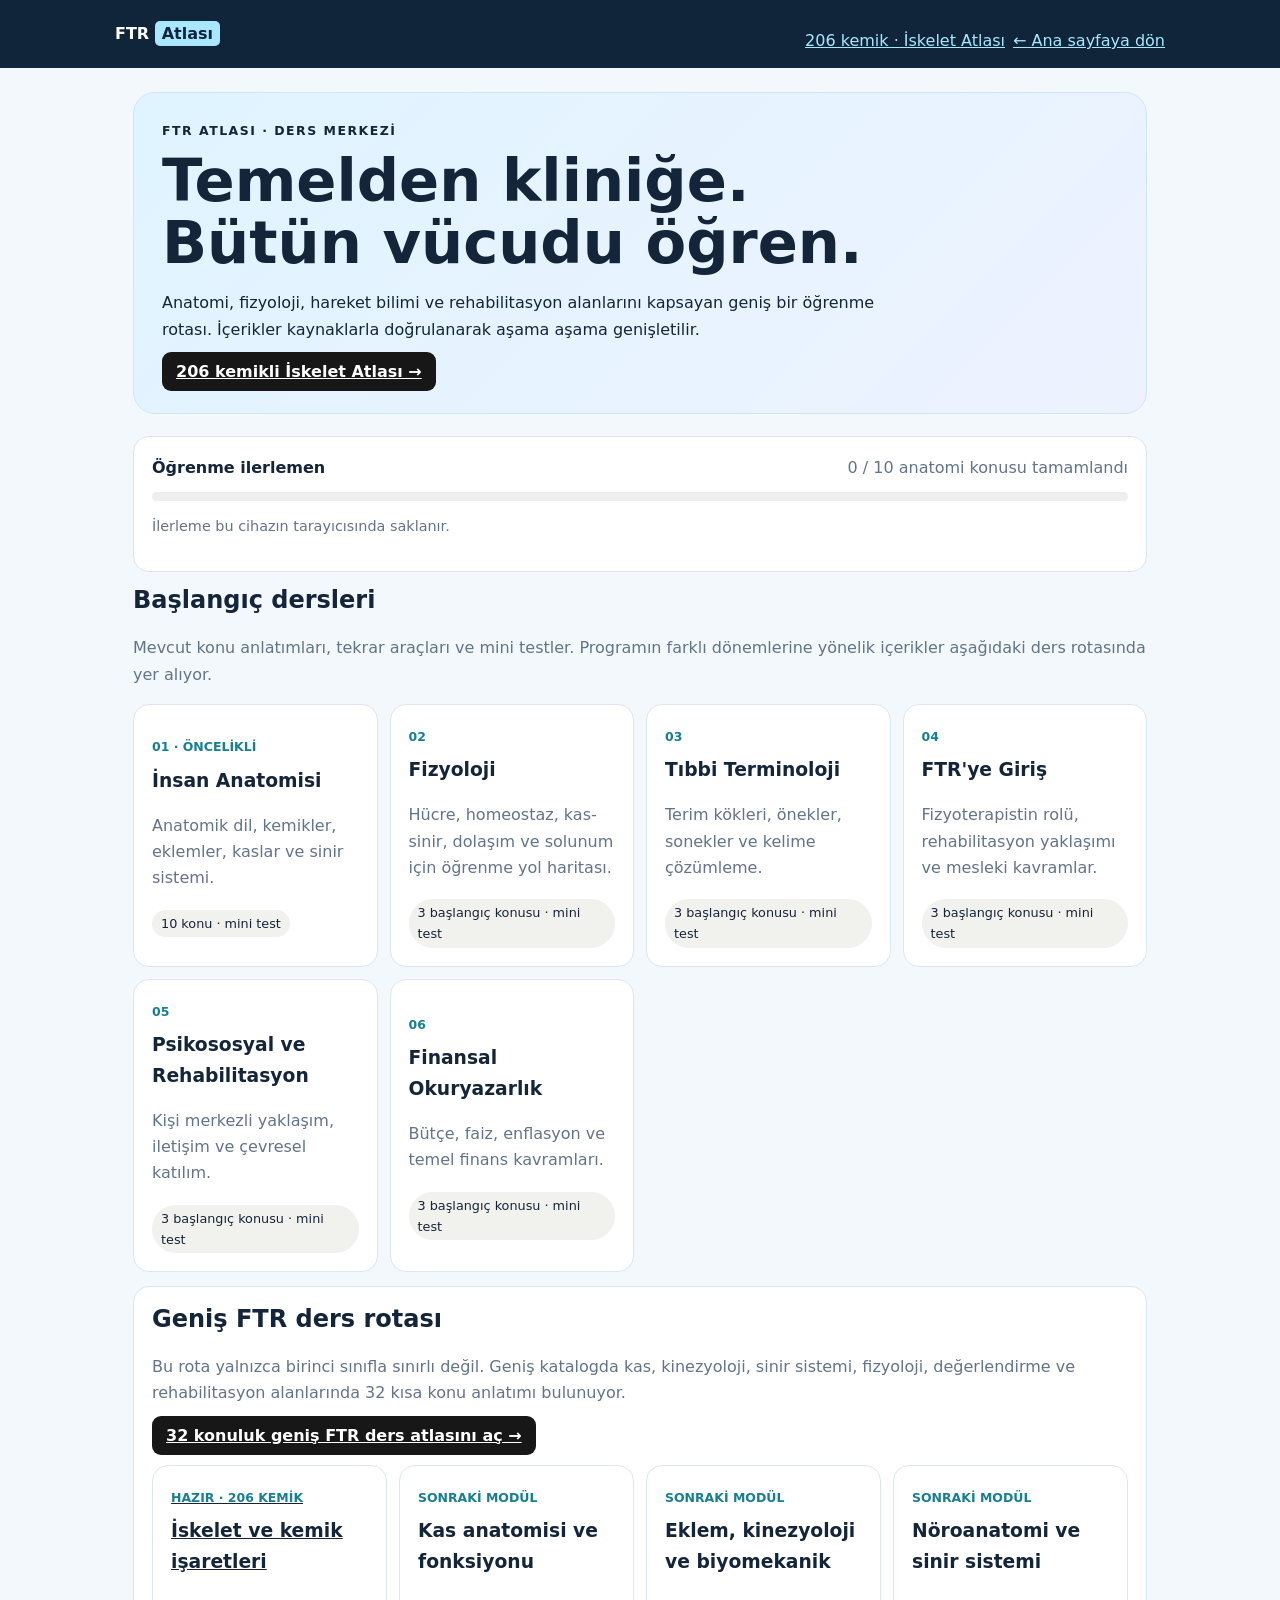
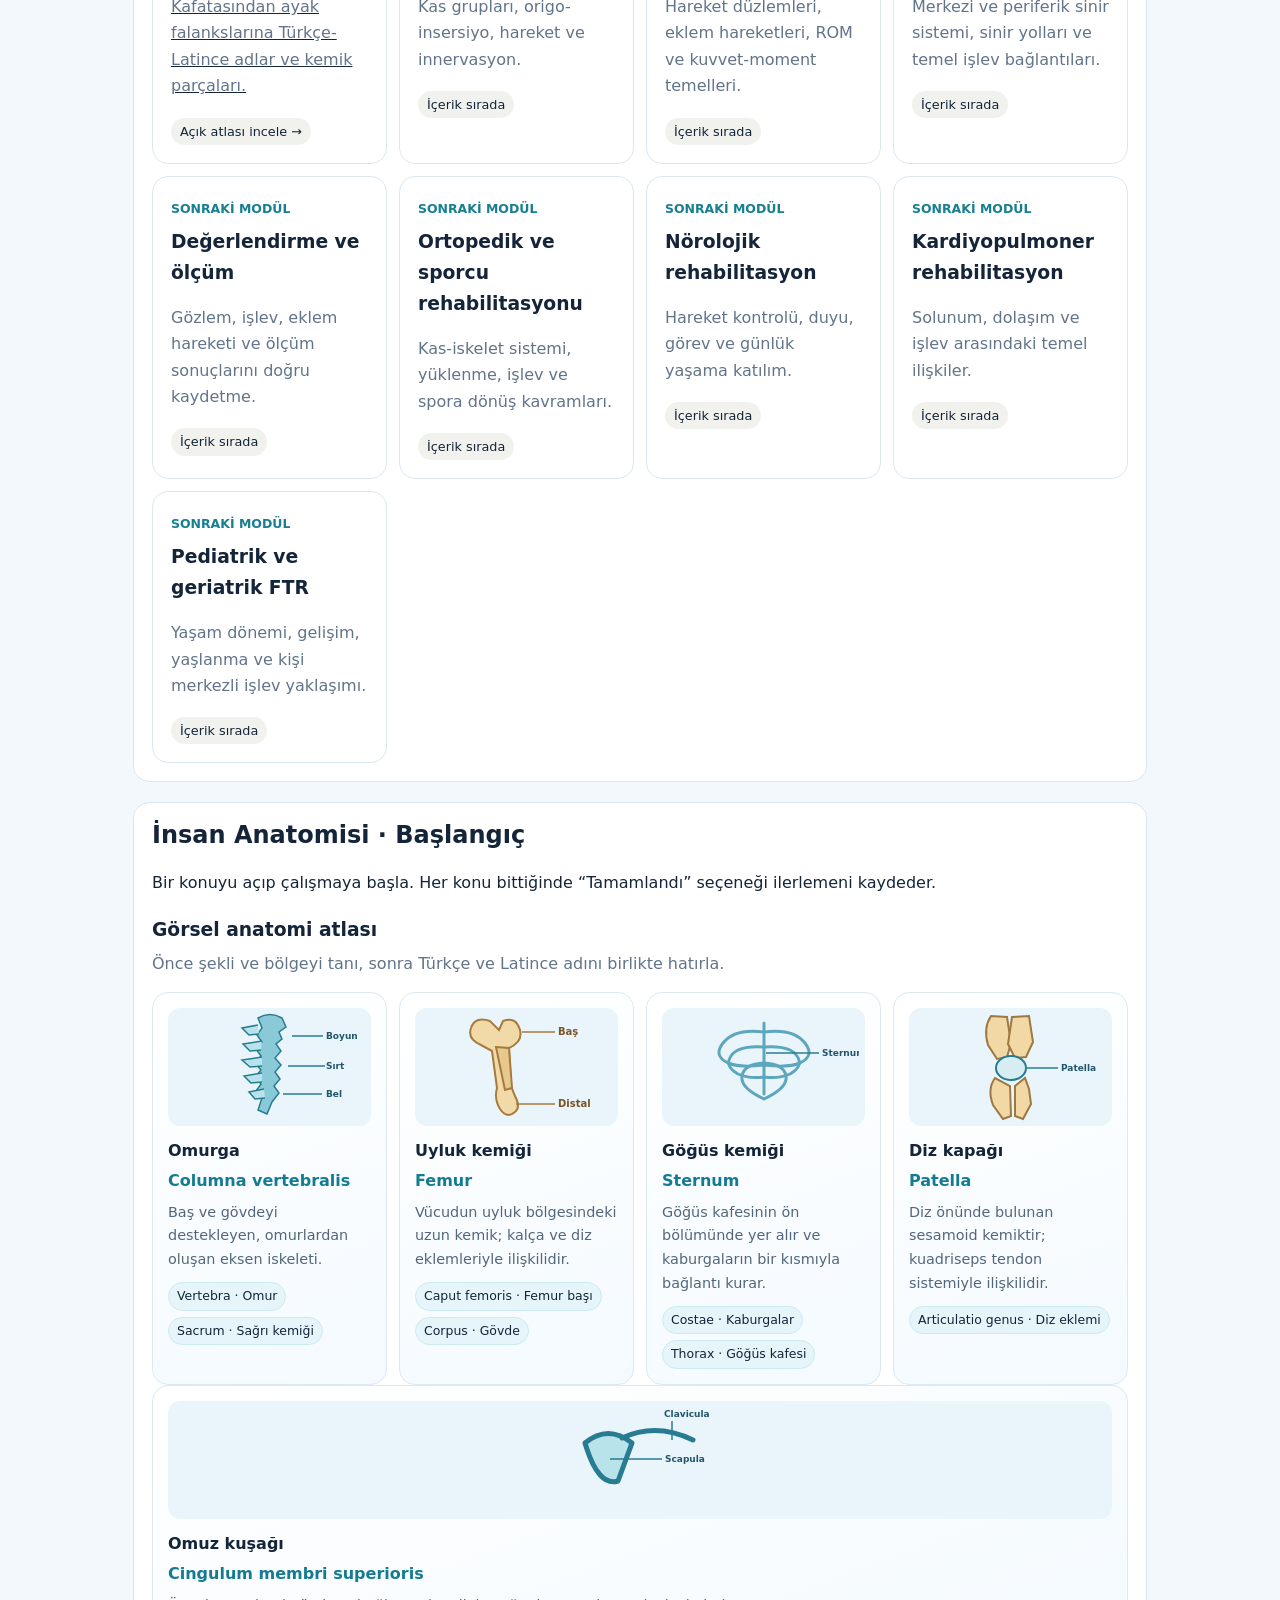
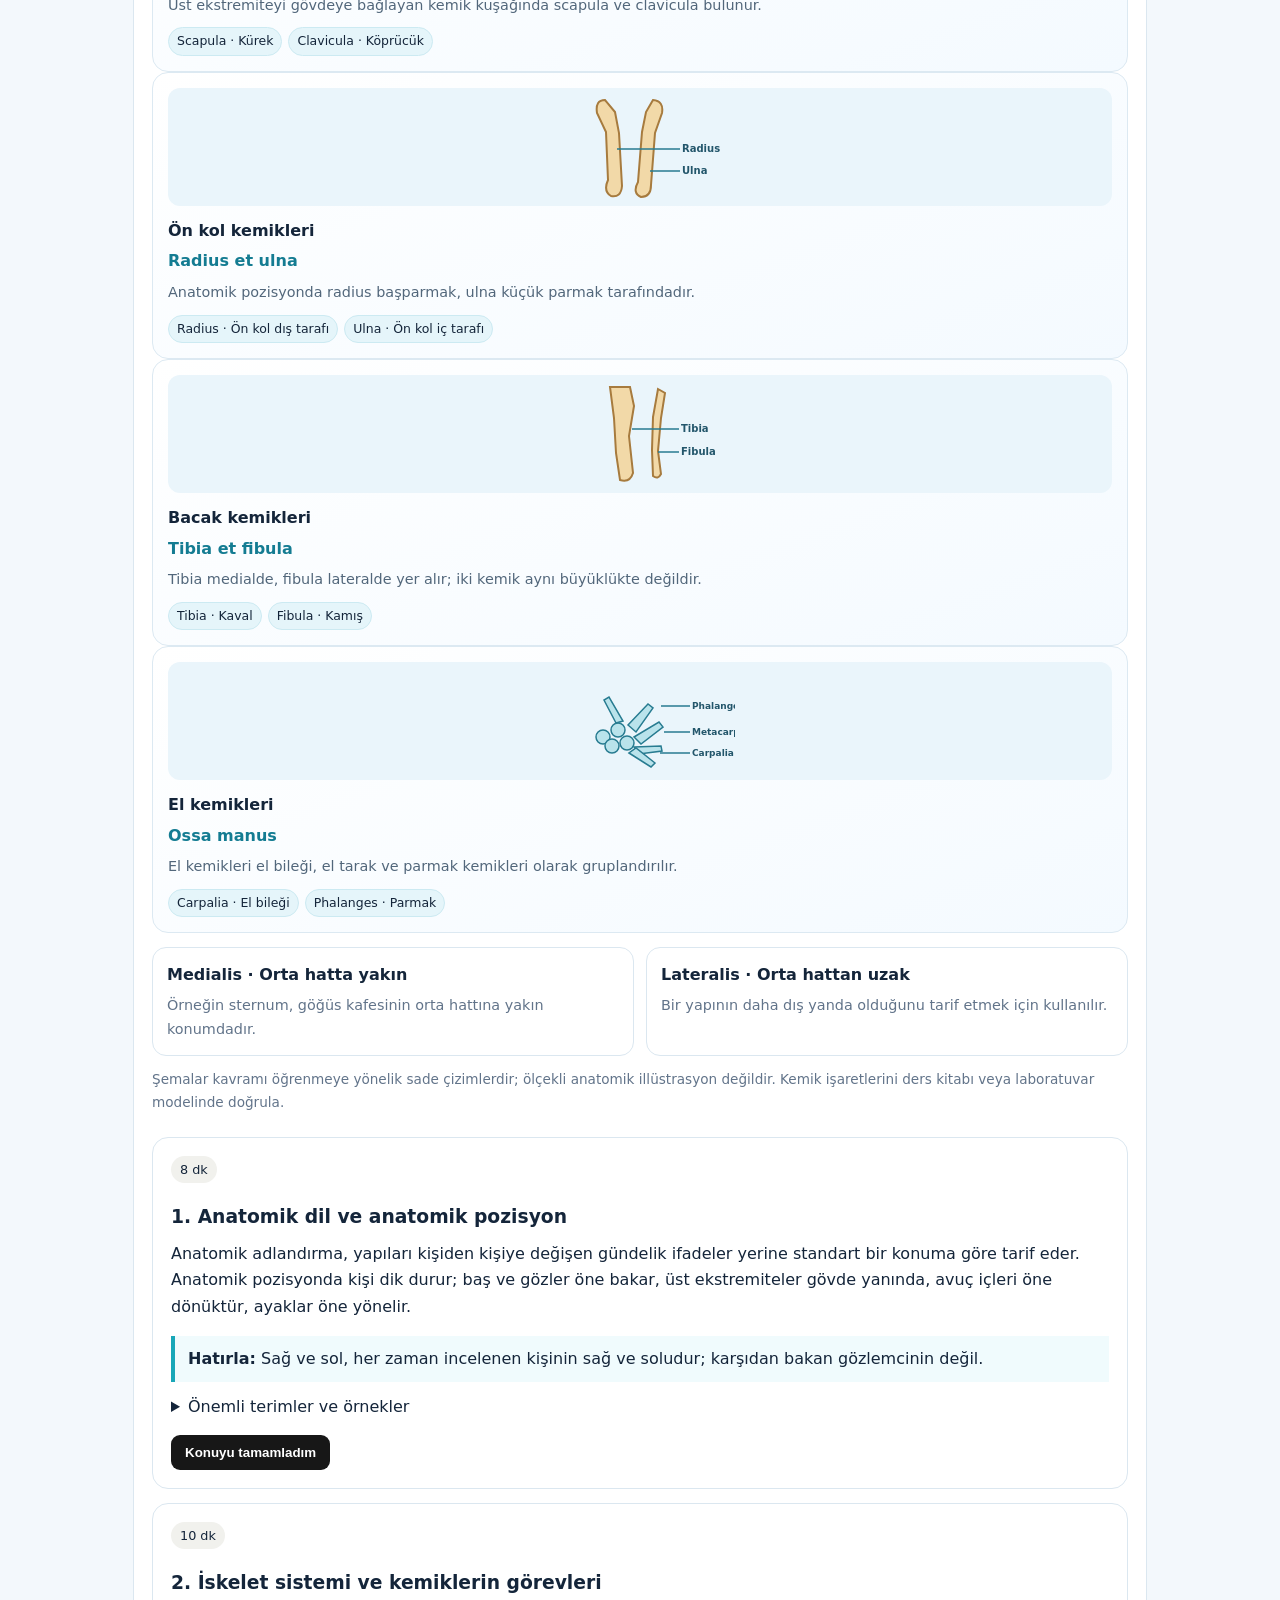
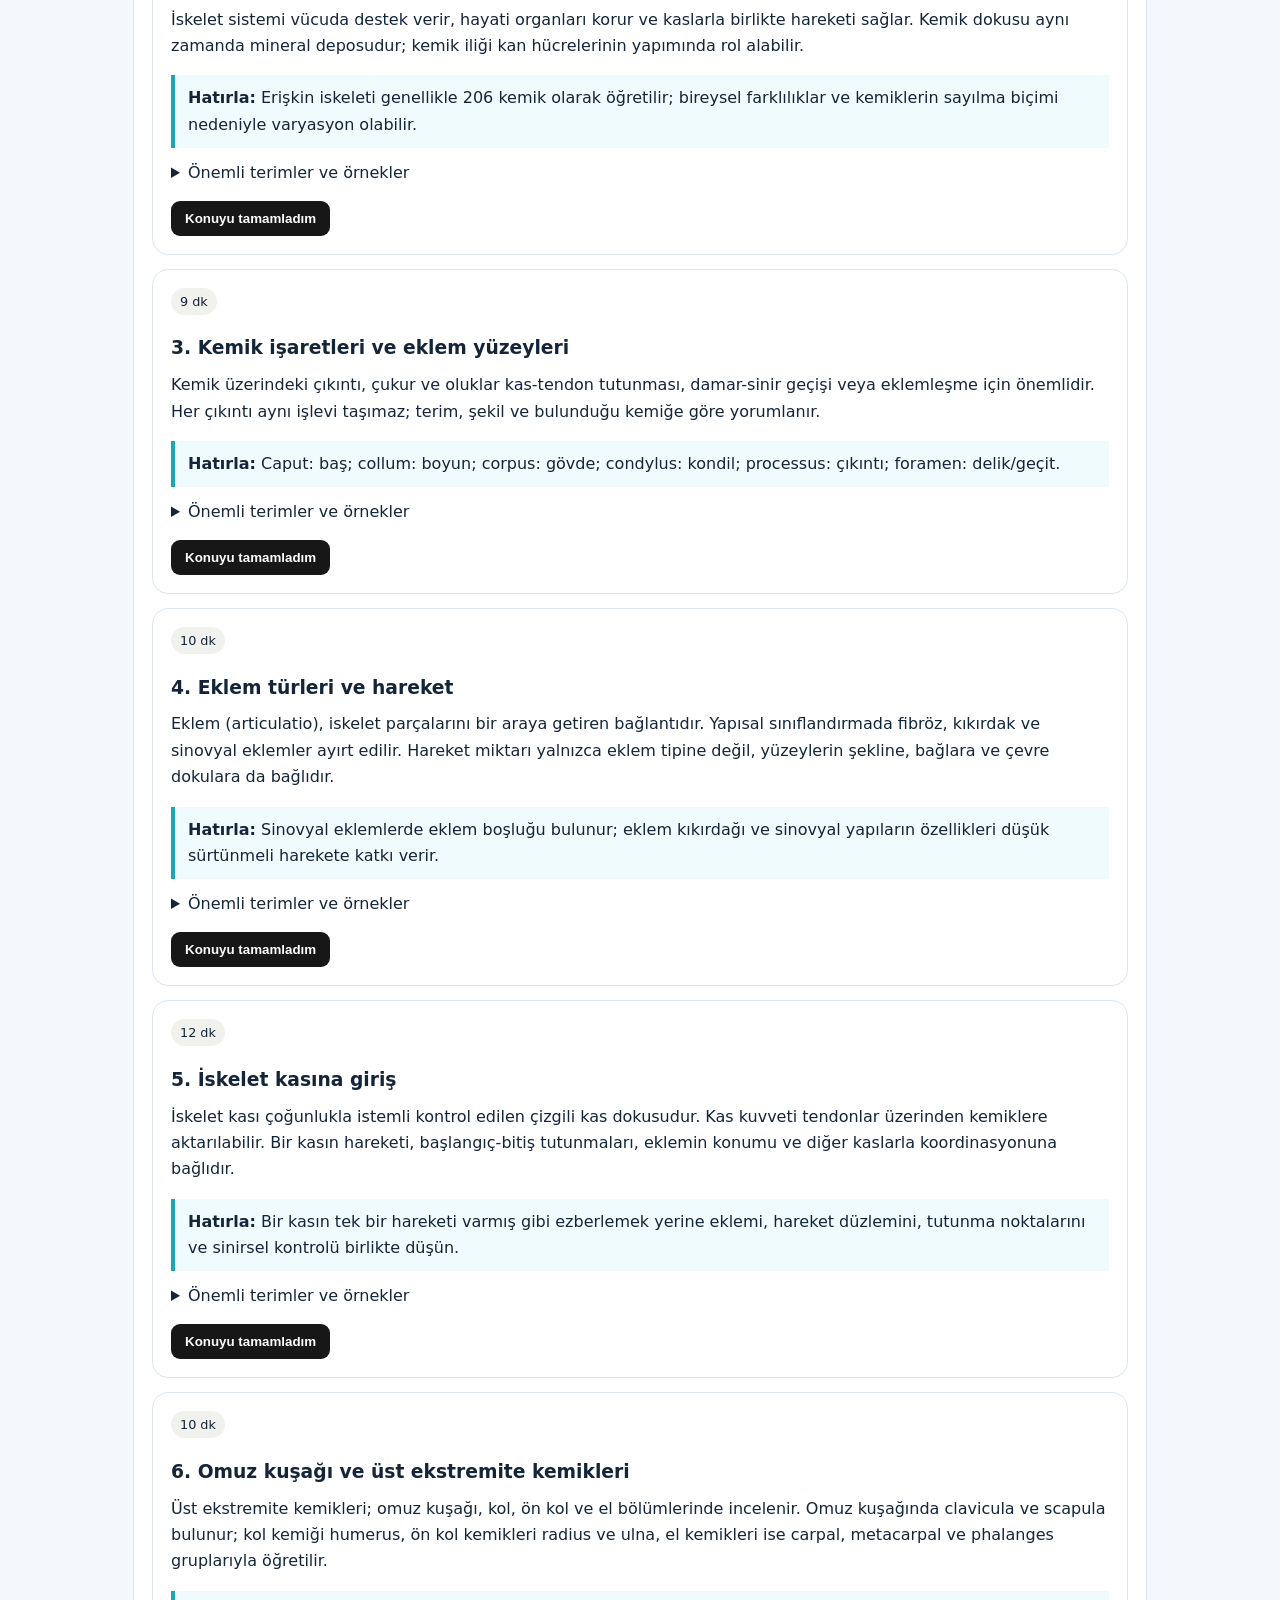
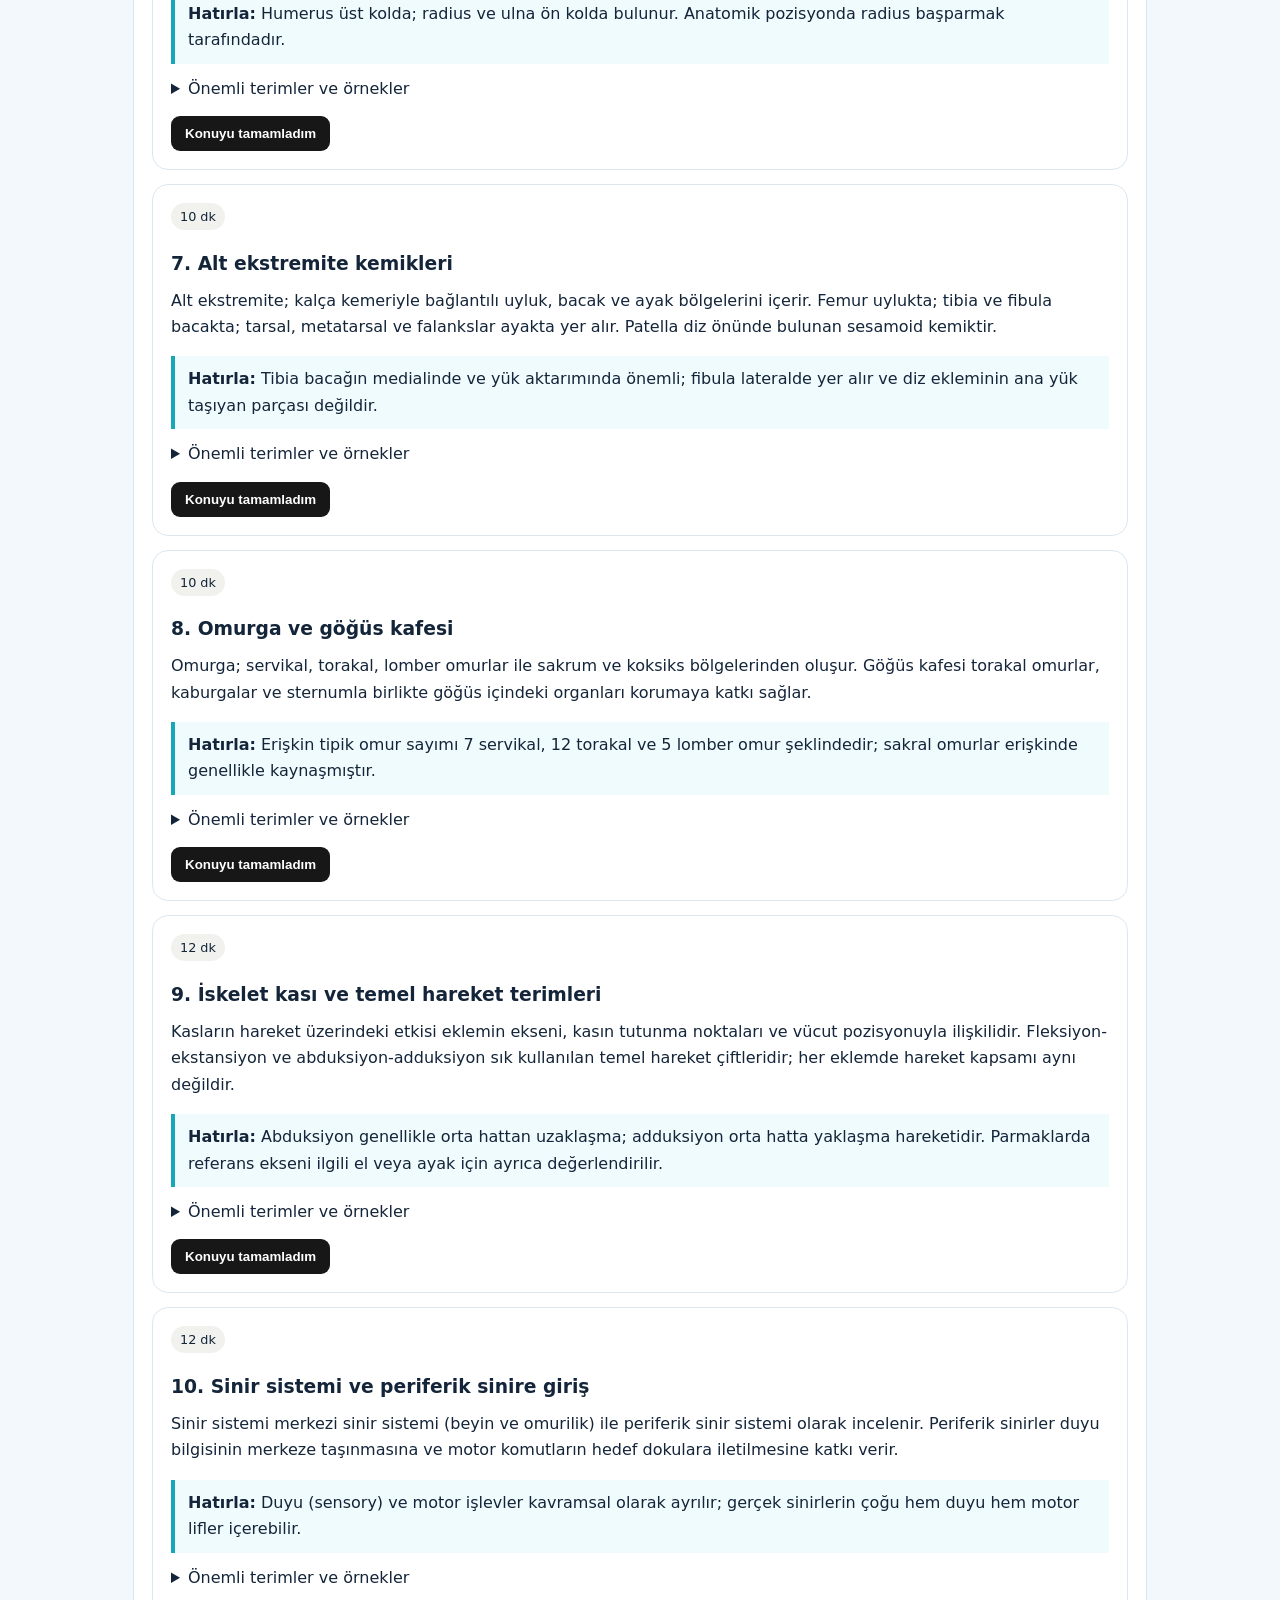
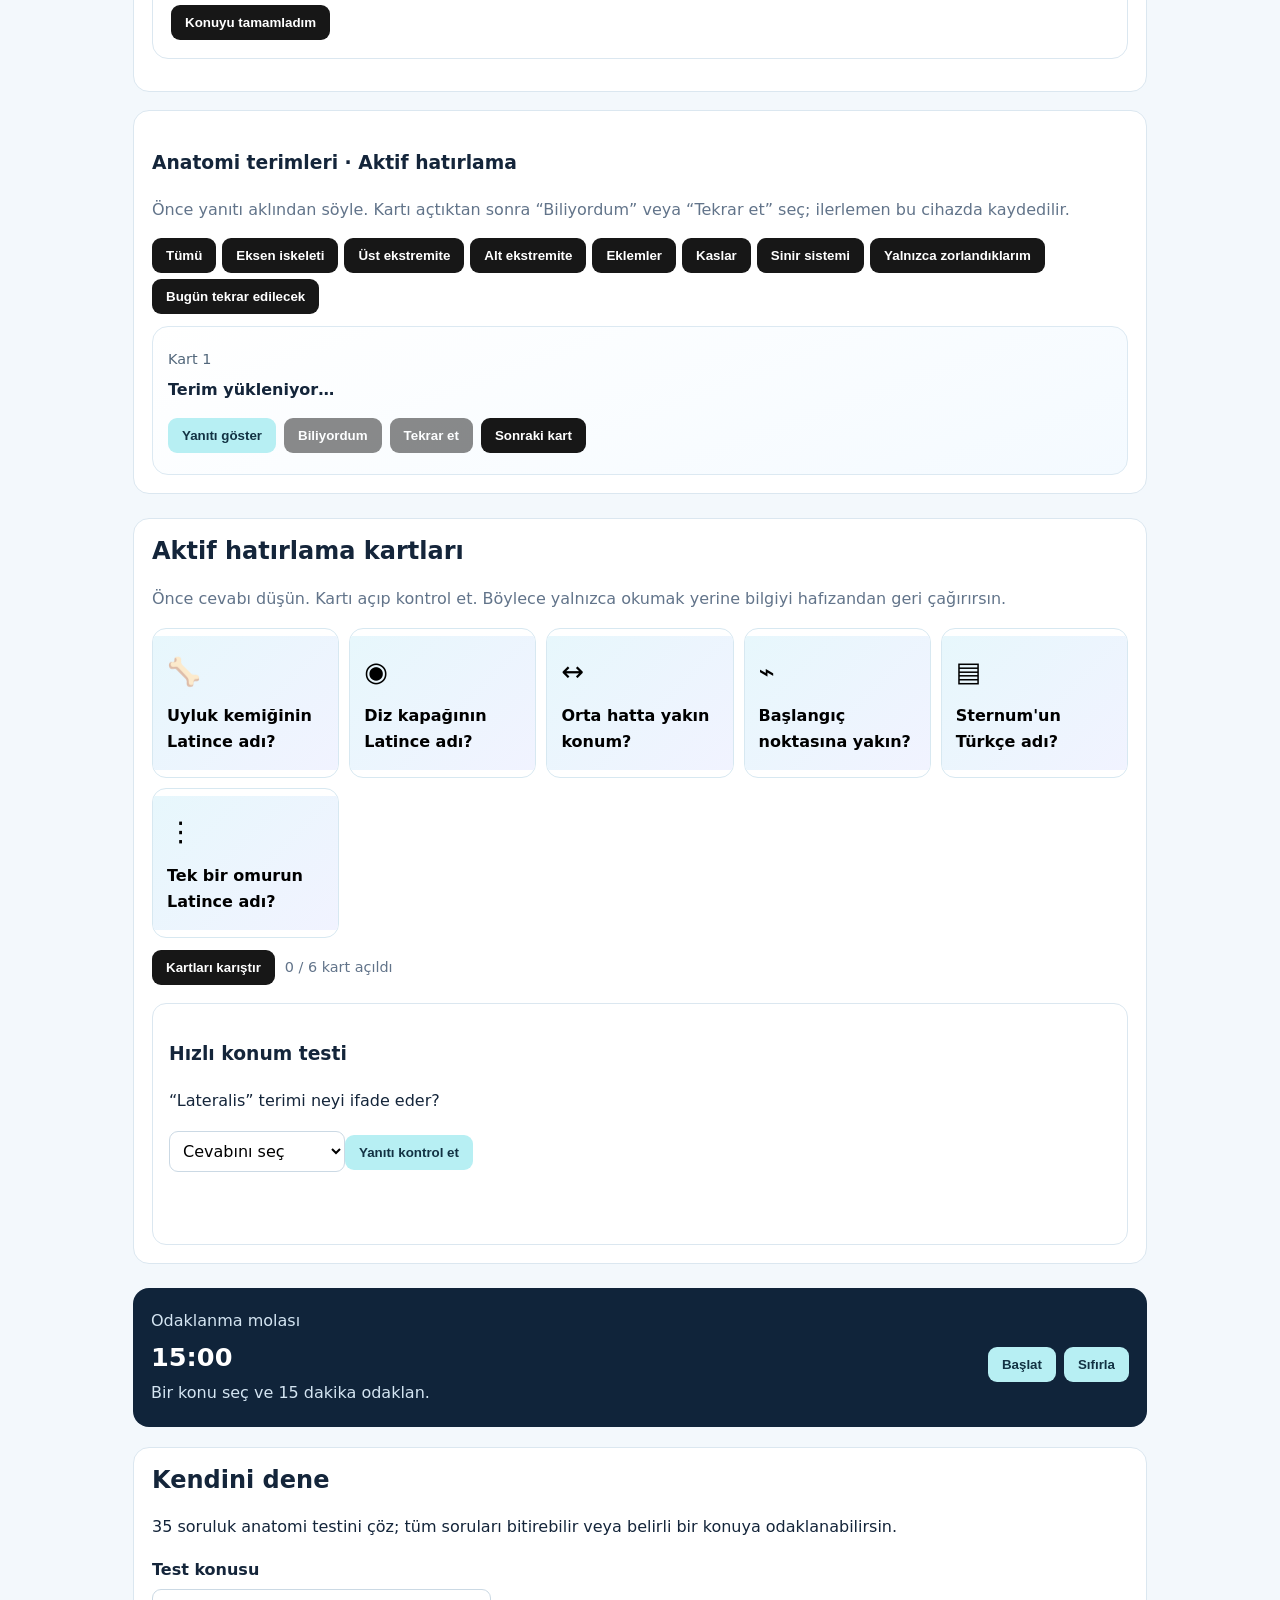
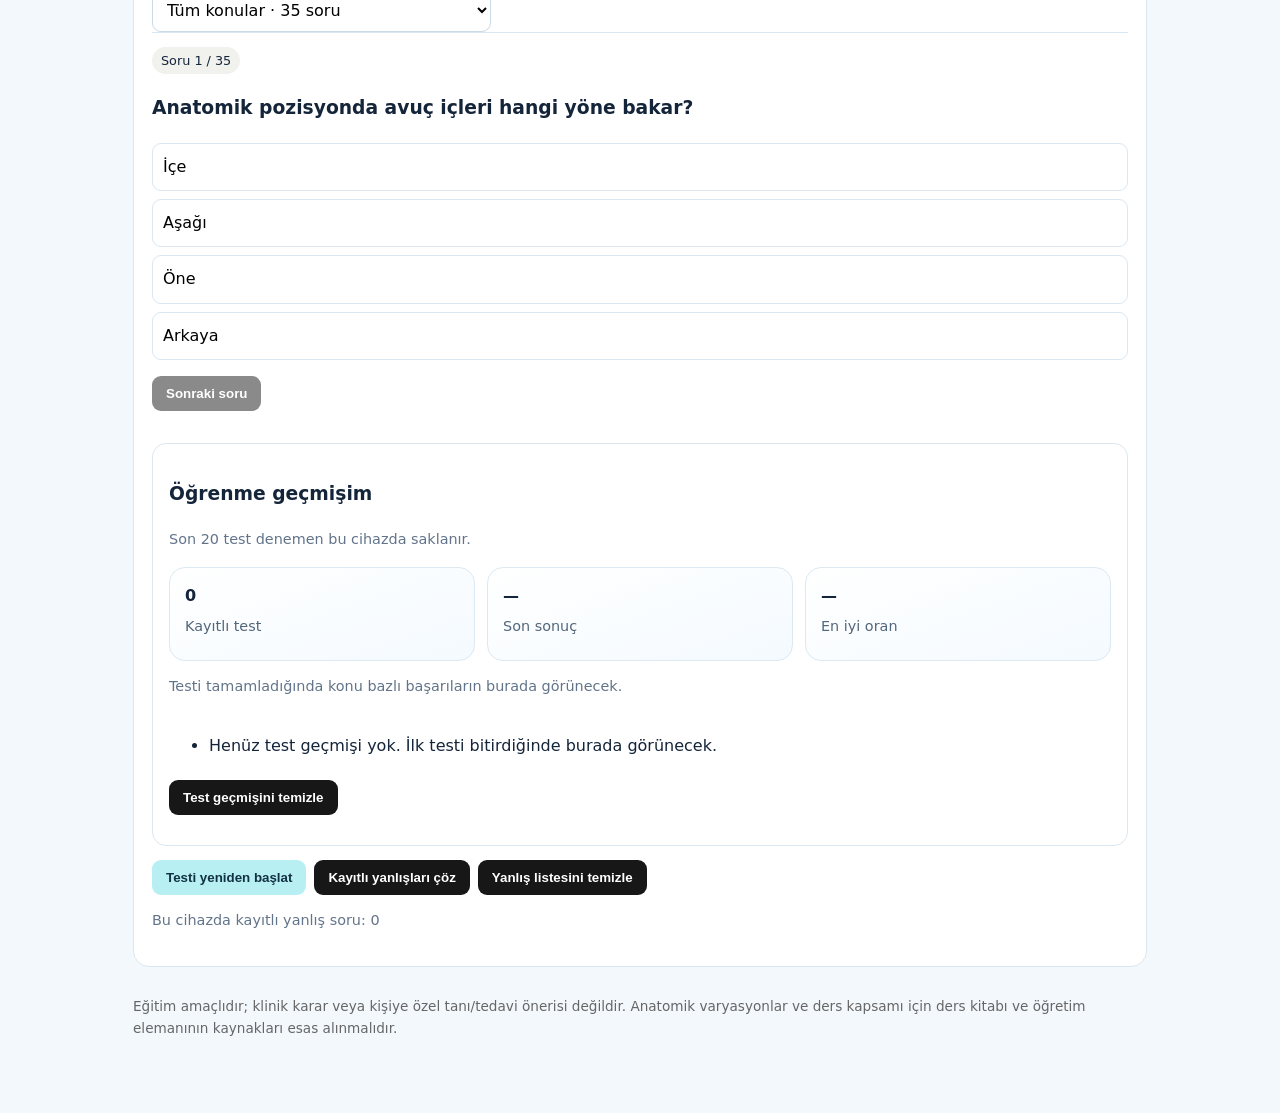
<file: dersler.html>
<!doctype html>
<html lang="tr">
<head>
<meta charset="utf-8"><meta name="viewport" content="width=device-width,initial-scale=1">
<meta name="theme-color" content="#f3f8fc">
<meta name="description" content="FTR Atlası ders merkezi: insan anatomisi konu anlatımları, tekrar kartları ve testler.">
  <link rel="canonical" href="https://usameelemin939-source.github.io/ftr-atlasi/dersler.html">
<meta property="og:type" content="website">
<meta property="og:site_name" content="FTR Atlası">
<meta property="og:title" content="Ders Merkezi | FTR Atlası">
<meta property="og:description" content="FTR öğrencileri için anatomi konu anlatımları, tekrar kartları ve testlerle ücretsiz ders merkezi.">
<meta name="twitter:card" content="summary">
<meta name="twitter:title" content="Ders Merkezi | FTR Atlası">
<meta name="twitter:description" content="FTR öğrencileri için anatomi konu anlatımları, tekrar kartları ve testlerle ücretsiz ders merkezi.">
<title>Ders Merkezi — FTR Atlası</title>
<style>
:root{--y:#facc15;--ink:#171717;--paper:#fff;--muted:#666;--line:#e6e6e6;--bg:#f6f6f2}*{box-sizing:border-box}body{margin:0;background:var(--bg);color:var(--ink);font:16px/1.65 system-ui,-apple-system,Segoe UI,sans-serif}a{color:inherit}.top{background:#171717;color:white;padding:14px 20px}.topin,main{max-width:1050px;margin:auto}.topin{display:flex;justify-content:space-between;gap:12px;align-items:center}.brand{font-weight:900;text-decoration:none}.brand b{background:var(--y);color:#111;padding:3px 7px;border-radius:5px}.top a.back{color:var(--y)}main{padding:24px 18px 60px}.hero{background:var(--y);border-radius:22px;padding:28px;margin-bottom:22px}.eyebrow{font-size:.78rem;font-weight:850;letter-spacing:.12em;text-transform:uppercase}.hero h1{font-size:clamp(2rem,6vw,3.7rem);line-height:1.05;margin:8px 0 14px;max-width:750px}.hero p{max-width:720px}.progressbox,.panel,.course,.lesson{background:white;border:1px solid var(--line);border-radius:16px;padding:18px;margin:14px 0}.progressline{height:9px;background:#eee;border-radius:9px;overflow:hidden}.progressline span{display:block;height:100%;background:var(--y);width:0;transition:width .2s}.grid{display:grid;grid-template-columns:repeat(auto-fit,minmax(220px,1fr));gap:12px}.course{margin:0;text-align:left;color:inherit;font:inherit;cursor:pointer}.course:hover,.course:focus{border-color:#aaa;transform:translateY(-1px)}.course .num{font-size:.78rem;font-weight:900;color:#6a5700}.course h3{margin:6px 0}.pill{display:inline-block;background:#f1f1ed;border-radius:99px;padding:3px 9px;font-size:.8rem}.muted{color:var(--muted)}h2{line-height:1.2;margin-top:0}.lesson h3{margin-bottom:4px}.lesson p{margin-top:8px}.key{border-left:4px solid var(--y);padding:10px 13px;background:#fffbea;margin:12px 0}.steps li{padding:4px 0}.btn{border:0;background:#171717;color:#fff;border-radius:9px;padding:10px 14px;font-weight:750;cursor:pointer}.btn.yellow{background:var(--y);color:#111}.btn:disabled{opacity:.5}.actions{display:flex;gap:8px;flex-wrap:wrap;margin-top:14px}.q{border-top:1px solid var(--line);padding:14px 0}.answers{display:grid;gap:8px}.answer{border:1px solid var(--line);border-radius:9px;background:white;padding:10px;text-align:left;cursor:pointer;font:inherit}.answer.correct{border-color:#23834b;background:#eaf8ef}.answer.wrong{border-color:#b42318;background:#fff0ee}.hidden{display:none}.small{font-size:.9rem}.footer{margin-top:28px;color:#666;font-size:.85rem}@media(max-width:600px){main{padding:16px 12px 40px}.hero{padding:22px 18px}.topin{align-items:flex-start;flex-direction:column}}

/* Visual anatomy atlas */
:root{--y:#dff4ff;--ink:#14253a;--paper:#fff;--muted:#62748a;--line:#dbe7f0;--bg:#f3f8fc}
.top{background:#10243a}.top a.back{color:#a9e7ff}.brand b{background:#a9e7ff;color:#10243a}.hero{background:linear-gradient(135deg,#dff4ff,#eef2ff);border:1px solid #cde7f5}.hero .pill{background:#fff}.progressline span{background:#19a7b8}.course .num{color:#187f91}.course:hover,.course:focus{border-color:#73c9d8;box-shadow:0 8px 24px #10243a0c}.key{border-left-color:#19a7b8;background:#f0fbfd}.btn.yellow{background:#b7eff3;color:#123243}.visual-atlas{margin:18px 0 24px}.visual-atlas h3{margin:0 0 6px}.atlas-intro{margin:0 0 14px;color:var(--muted)}.atlas-grid{display:grid;grid-template-columns:repeat(auto-fit,minmax(190px,1fr));gap:12px}.atlas-card{border:1px solid #dce9f2;border-radius:16px;padding:15px;background:linear-gradient(160deg,#fff,#f4faff);min-width:0}.atlas-art{height:118px;border-radius:12px;background:#eaf5fb;display:flex;align-items:center;justify-content:center;margin-bottom:12px;overflow:hidden}.atlas-art svg{height:100%;width:100%;max-width:190px}.atlas-card h4{margin:4px 0;font-size:1rem}.latin{font-weight:800;color:#147c92}.atlas-card p{font-size:.9rem;margin:6px 0;color:#52677b}.term-row{display:flex;flex-wrap:wrap;gap:6px;margin-top:10px}.term-chip{font-size:.78rem;background:#e5f5fa;border:1px solid #cceaf2;border-radius:99px;padding:3px 8px}.direction-demo{display:grid;grid-template-columns:1fr 1fr;gap:12px;margin-top:14px}.direction-demo>div{padding:14px;border-radius:14px;background:#fff;border:1px solid var(--line)}.direction-demo strong{display:block}.direction-demo p{font-size:.9rem;margin:5px 0 0;color:var(--muted)}.atlas-note{font-size:.85rem;color:var(--muted);margin-top:12px}@media(max-width:500px){.direction-demo{grid-template-columns:1fr}.atlas-card{padding:12px}}

/* Interactive recall tools */
.recall-tools{margin:24px 0}.recall-tools>p{color:var(--muted)}.recall-cards{display:grid;grid-template-columns:repeat(auto-fit,minmax(170px,1fr));gap:10px}.recall-card{border:1px solid #d7e8f1;background:#fff;border-radius:14px;padding:0;text-align:left;cursor:pointer;overflow:hidden;font:inherit;min-height:150px}.recall-card:focus-visible{outline:3px solid #1598b2;outline-offset:2px}.recall-front,.recall-back{display:block;padding:14px}.recall-front{background:linear-gradient(135deg,#e7f7fc,#f1f3ff);min-height:104px}.recall-symbol{display:block;font-size:1.7rem;margin-bottom:8px}.recall-back{color:#176b7b;font-weight:750}.recall-card[aria-pressed="true"] .recall-front{background:#eaf8f1}.recall-controls{display:flex;align-items:center;gap:10px;flex-wrap:wrap;margin-top:12px}.recall-status{font-size:.9rem;color:var(--muted)}.mini-check{padding:16px;border:1px solid var(--line);border-radius:14px;margin-top:18px;background:#fff}.mini-check select{font:inherit;border:1px solid #cbd9e4;border-radius:9px;padding:9px;max-width:100%;background:white}.mini-feedback{min-height:1.5em;font-weight:700;color:#176b7b}.timer-panel{display:flex;align-items:center;justify-content:space-between;gap:14px;flex-wrap:wrap;background:#10243a;color:white;border-radius:16px;padding:18px;margin:20px 0}.timer-panel strong{font-size:1.6rem;font-variant-numeric:tabular-nums}.timer-panel p{margin:2px 0;color:#d4e5f2}.timer-panel .btn{background:#b7eff3;color:#123243}
.course:focus-visible,.btn:focus-visible,.answer:focus-visible{outline:3px solid #1598b2;outline-offset:3px}
.course{transition:transform .15s ease,border-color .15s ease,box-shadow .15s ease}
.course[aria-current="true"]{border-color:#19a7b8;box-shadow:0 0 0 2px #19a7b822}
.course .pill{margin-top:2px}
.course-mini-quiz{margin-top:16px;padding:16px;border:1px solid #cde7f5;border-radius:14px;background:#f7fcff}
.course-mini-quiz .mini-options{display:grid;gap:8px;margin-top:10px}
.course-mini-quiz button{font:inherit;text-align:left;background:white;border:1px solid #dbe7f0;border-radius:9px;padding:10px;cursor:pointer}
.course-mini-quiz button:focus-visible{outline:3px solid #1598b2;outline-offset:2px}
.course-mini-quiz .mini-result{min-height:1.5em;font-weight:700;color:#176b7b}
[hidden]{display:none!important}
</style>
</head>
<body>
<header class="top"><div class="topin"><a class="brand" href="./">FTR <b>Atlası</b></a><div class="actions"><a class="back" href="iskelet-atlasi.html">206 kemik · İskelet Atlası</a><a class="back" href="./">← Ana sayfaya dön</a></div></div></header>
<main>
<section class="hero"><div class="eyebrow">FTR Atlası · Ders Merkezi</div><h1>Temelden kliniğe.<br>Bütün vücudu öğren.</h1><p>Anatomi, fizyoloji, hareket bilimi ve rehabilitasyon alanlarını kapsayan geniş bir öğrenme rotası. İçerikler kaynaklarla doğrulanarak aşama aşama genişletilir.</p><a class="btn" href="iskelet-atlasi.html">206 kemikli İskelet Atlası →</a></section>
<section class="progressbox"><div style="display:flex;justify-content:space-between;gap:12px;flex-wrap:wrap"><strong>Öğrenme ilerlemen</strong><span id="progressText" class="muted">0 konu tamamlandı</span></div><div class="progressline" style="margin-top:10px"><span id="progressBar"></span></div><p class="small muted">İlerleme bu cihazın tarayıcısında saklanır.</p></section>
<section><h2>Başlangıç dersleri</h2><p class="muted">Mevcut konu anlatımları, tekrar araçları ve mini testler. Programın farklı dönemlerine yönelik içerikler aşağıdaki ders rotasında yer alıyor.</p><div class="grid">
<button class="course" onclick="showCourse('anatomi')"><span class="num">01 · ÖNCELİKLİ</span><h3>İnsan Anatomisi</h3><p class="muted">Anatomik dil, kemikler, eklemler, kaslar ve sinir sistemi.</p><span class="pill">10 konu · mini test</span></button>
<button class="course" onclick="showCourse('fizyoloji')"><span class="num">02</span><h3>Fizyoloji</h3><p class="muted">Hücre, homeostaz, kas-sinir, dolaşım ve solunum için öğrenme yol haritası.</p><span class="pill">3 başlangıç konusu · mini test</span></button>
<button class="course" onclick="showCourse('terminoloji')"><span class="num">03</span><h3>Tıbbi Terminoloji</h3><p class="muted">Terim kökleri, önekler, sonekler ve kelime çözümleme.</p><span class="pill">3 başlangıç konusu · mini test</span></button>
<button class="course" onclick="showCourse('ftr')"><span class="num">04</span><h3>FTR'ye Giriş</h3><p class="muted">Fizyoterapistin rolü, rehabilitasyon yaklaşımı ve mesleki kavramlar.</p><span class="pill">3 başlangıç konusu · mini test</span></button>
<button class="course" onclick="showCourse('psikososyal')"><span class="num">05</span><h3>Psikososyal ve Rehabilitasyon</h3><p class="muted">Kişi merkezli yaklaşım, iletişim ve çevresel katılım.</p><span class="pill">3 başlangıç konusu · mini test</span></button>
<button class="course" onclick="showCourse('finans')"><span class="num">06</span><h3>Finansal Okuryazarlık</h3><p class="muted">Bütçe, faiz, enflasyon ve temel finans kavramları.</p><span class="pill">3 başlangıç konusu · mini test</span></button>
</div></section>
<section class="panel" aria-labelledby="wide-roadmap-title">
<h2 id="wide-roadmap-title">Geniş FTR ders rotası</h2>
<p class="muted">Bu rota yalnızca birinci sınıfla sınırlı değil. Geniş katalogda kas, kinezyoloji, sinir sistemi, fizyoloji, değerlendirme ve rehabilitasyon alanlarında 32 kısa konu anlatımı bulunuyor.</p><p><a class="btn" href="ftr-ders-atlasi.html">32 konuluk geniş FTR ders atlasını aç →</a></p>
<div class="grid">
<a class="course" href="iskelet-atlasi.html"><span class="num">HAZIR · 206 KEMİK</span><h3>İskelet ve kemik işaretleri</h3><p class="muted">Kafatasından ayak falankslarına Türkçe-Latince adlar ve kemik parçaları.</p><span class="pill">Açık atlası incele →</span></a>
<article class="course"><span class="num">SONRAKİ MODÜL</span><h3>Kas anatomisi ve fonksiyonu</h3><p class="muted">Kas grupları, origo-insersiyo, hareket ve innervasyon.</p><span class="pill">İçerik sırada</span></article>
<article class="course"><span class="num">SONRAKİ MODÜL</span><h3>Eklem, kinezyoloji ve biyomekanik</h3><p class="muted">Hareket düzlemleri, eklem hareketleri, ROM ve kuvvet-moment temelleri.</p><span class="pill">İçerik sırada</span></article>
<article class="course"><span class="num">SONRAKİ MODÜL</span><h3>Nöroanatomi ve sinir sistemi</h3><p class="muted">Merkezi ve periferik sinir sistemi, sinir yolları ve temel işlev bağlantıları.</p><span class="pill">İçerik sırada</span></article>
<article class="course"><span class="num">SONRAKİ MODÜL</span><h3>Değerlendirme ve ölçüm</h3><p class="muted">Gözlem, işlev, eklem hareketi ve ölçüm sonuçlarını doğru kaydetme.</p><span class="pill">İçerik sırada</span></article>
<article class="course"><span class="num">SONRAKİ MODÜL</span><h3>Ortopedik ve sporcu rehabilitasyonu</h3><p class="muted">Kas-iskelet sistemi, yüklenme, işlev ve spora dönüş kavramları.</p><span class="pill">İçerik sırada</span></article>
<article class="course"><span class="num">SONRAKİ MODÜL</span><h3>Nörolojik rehabilitasyon</h3><p class="muted">Hareket kontrolü, duyu, görev ve günlük yaşama katılım.</p><span class="pill">İçerik sırada</span></article>
<article class="course"><span class="num">SONRAKİ MODÜL</span><h3>Kardiyopulmoner rehabilitasyon</h3><p class="muted">Solunum, dolaşım ve işlev arasındaki temel ilişkiler.</p><span class="pill">İçerik sırada</span></article>
<article class="course"><span class="num">SONRAKİ MODÜL</span><h3>Pediatrik ve geriatrik FTR</h3><p class="muted">Yaşam dönemi, gelişim, yaşlanma ve kişi merkezli işlev yaklaşımı.</p><span class="pill">İçerik sırada</span></article>
</div>
</section>
<section id="courseArea" class="panel" style="margin-top:20px"><h2>İnsan Anatomisi · Başlangıç</h2><p>Bir konuyu açıp çalışmaya başla. Her konu bittiğinde “Tamamlandı” seçeneği ilerlemeni kaydeder.</p><section id="anatomyAtlas" class="visual-atlas" aria-labelledby="visualAtlasTitle">
<h3 id="visualAtlasTitle">Görsel anatomi atlası</h3>
<p class="atlas-intro">Önce şekli ve bölgeyi tanı, sonra Türkçe ve Latince adını birlikte hatırla.</p>
<div class="atlas-grid">
<article class="atlas-card"><div class="atlas-art"><svg viewBox="0 0 180 118" role="img" aria-label="Omurga şeması"><g fill="#8ac9d8" stroke="#287c91" stroke-width="1.5"><path d="M78 10 Q90 3 102 10 L106 19 99 24 102 31 96 36 101 43 95 50 101 57 95 64 100 71 94 78 99 85 92 94 87 106 78 102 82 90 76 83 81 76 75 69 81 62 75 55 81 48 76 41 82 34 77 27 82 20Z"/><path d="M78 17 L62 20 69 27 79 26 M82 33 L63 36 70 43 81 42 M82 49 L62 52 70 59 82 58 M82 65 L64 68 71 75 82 74 M84 81 L69 84 75 91 85 90" fill="#b9e3eb"/></g><path d="M112 28 H143 M108 58 H145 M103 86 H142" stroke="#287c91" stroke-width="1.5"/><g fill="#23566b" font-size="9" font-weight="700"><text x="146" y="31">Boyun</text><text x="146" y="61">Sırt</text><text x="146" y="89">Bel</text></g></svg></div><h4>Omurga</h4><div class="latin">Columna vertebralis</div><p>Baş ve gövdeyi destekleyen, omurlardan oluşan eksen iskeleti.</p><div class="term-row"><span class="term-chip">Vertebra · Omur</span><span class="term-chip">Sacrum · Sağrı kemiği</span></div></article>
<article class="atlas-card"><div class="atlas-art"><svg viewBox="0 0 180 118" role="img" aria-label="Uyluk kemiği şeması"><g fill="#f2d9a8" stroke="#a77b3e" stroke-width="2"><path d="M63 13 Q48 8 44 20 Q40 31 54 37 L65 43 70 80 Q67 91 73 101 Q80 111 88 104 Q94 99 88 88 L84 78 82 40 Q96 34 93 22 Q89 8 76 13 L72 22Z"/><path d="M69 39 L82 40 85 80 78 82Z" fill="#e9c88d"/></g><path d="M95 24 H128 M89 96 H128" stroke="#a77b3e" stroke-width="1.5"/><g fill="#785628" font-size="10" font-weight="700"><text x="131" y="27">Baş</text><text x="131" y="99">Distal</text></g></svg></div><h4>Uyluk kemiği</h4><div class="latin">Femur</div><p>Vücudun uyluk bölgesindeki uzun kemik; kalça ve diz eklemleriyle ilişkilidir.</p><div class="term-row"><span class="term-chip">Caput femoris · Femur başı</span><span class="term-chip">Corpus · Gövde</span></div></article>
<article class="atlas-card"><div class="atlas-art"><svg viewBox="0 0 180 118" role="img" aria-label="Göğüs kafesi şeması"><g fill="none" stroke="#5ca7bd" stroke-width="3" stroke-linecap="round"><path d="M90 15 V86"/><path d="M90 24 Q61 20 49 35 Q39 48 54 55 Q66 60 90 57"/><path d="M90 24 Q119 20 131 35 Q141 48 126 55 Q114 60 90 57"/><path d="M90 39 Q64 37 57 48 Q50 58 64 66 Q75 71 90 69"/><path d="M90 39 Q116 37 123 48 Q130 58 116 66 Q105 71 90 69"/><path d="M90 55 Q70 56 68 68 Q66 80 90 91 Q114 80 112 68 Q110 56 90 55"/></g><path d="M92 45 H145" stroke="#287c91" stroke-width="1.5"/><text x="148" y="48" font-size="9" fill="#23566b" font-weight="700">Sternum</text></svg></div><h4>Göğüs kemiği</h4><div class="latin">Sternum</div><p>Göğüs kafesinin ön bölümünde yer alır ve kaburgaların bir kısmıyla bağlantı kurar.</p><div class="term-row"><span class="term-chip">Costae · Kaburgalar</span><span class="term-chip">Thorax · Göğüs kafesi</span></div></article>
<article class="atlas-card"><div class="atlas-art"><svg viewBox="0 0 180 118" role="img" aria-label="Diz eklemi şeması"><g stroke="#9c7944" stroke-width="2" fill="#f1d8a4"><path d="M70 8 Q62 20 67 37 L76 51 86 49 90 35 86 9Z"/><path d="M91 9 L87 36 94 50 105 49 112 34 108 8Z"/><path d="M74 70 Q66 81 72 97 L82 111 90 108 89 78Z"/><path d="M94 78 L94 108 102 111 110 96 108 81 104 70Z"/><ellipse cx="90" cy="60" rx="15" ry="12" fill="#d7edf2" stroke="#287c91"/></g><path d="M106 60 H137" stroke="#287c91" stroke-width="1.5"/><text x="140" y="63" font-size="9" fill="#23566b" font-weight="700">Patella</text></svg></div><h4>Diz kapağı</h4><div class="latin">Patella</div><p>Diz önünde bulunan sesamoid kemiktir; kuadriseps tendon sistemiyle ilişkilidir.</p><div class="term-row"><span class="term-chip">Articulatio genus · Diz eklemi</span></div></article>
</div>
<article class="atlas-card"><div class="atlas-art"><svg viewBox="0 0 180 118" role="img" aria-label="Kürek kemiği ve köprücük kemiği şeması"><g fill="none" stroke="#287c91" stroke-width="5" stroke-linecap="round" stroke-linejoin="round"><path d="M35 42 Q58 23 82 42 L68 80 Q48 86 35 42Z" fill="#b9e3eb"/><path d="M72 37 Q106 21 143 39"/></g><path d="M60 58 H112 M122 39 V20" stroke="#287c91" stroke-width="1.5"/><g fill="#23566b" font-size="9" font-weight="700"><text x="114" y="16">Clavicula</text><text x="115" y="61">Scapula</text></g></svg></div><h4>Omuz kuşağı</h4><div class="latin">Cingulum membri superioris</div><p>Üst ekstremiteyi gövdeye bağlayan kemik kuşağında scapula ve clavicula bulunur.</p><div class="term-row"><span class="term-chip">Scapula · Kürek</span><span class="term-chip">Clavicula · Köprücük</span></div></article>
<article class="atlas-card"><div class="atlas-art"><svg viewBox="0 0 180 118" role="img" aria-label="Radius ve ulna ön kol kemikleri şeması"><g fill="#f2d9a8" stroke="#a77b3e" stroke-width="2"><path d="M55 12 Q45 12 47 25 L56 44 58 92 Q53 103 61 108 Q71 110 72 98 L69 45 65 24Z"/><path d="M103 12 L96 24 92 44 88 94 Q82 105 91 109 Q101 109 101 97 L105 45 112 25 Q114 13 103 12Z"/></g><path d="M67 61 H130 M100 83 H130" stroke="#287c91" stroke-width="1.5"/><g fill="#23566b" font-size="10" font-weight="700"><text x="132" y="64">Radius</text><text x="132" y="86">Ulna</text></g></svg></div><h4>Ön kol kemikleri</h4><div class="latin">Radius et ulna</div><p>Anatomik pozisyonda radius başparmak, ulna küçük parmak tarafındadır.</p><div class="term-row"><span class="term-chip">Radius · Ön kol dış tarafı</span><span class="term-chip">Ulna · Ön kol iç tarafı</span></div></article>
<article class="atlas-card"><div class="atlas-art"><svg viewBox="0 0 180 118" role="img" aria-label="Tibia ve fibula bacak kemikleri şeması"><g fill="#f2d9a8" stroke="#a77b3e" stroke-width="2"><path d="M60 12 L80 12 84 31 79 61 83 98 Q80 108 70 105 L66 78 64 43Z"/><path d="M108 14 L115 18 111 43 108 76 111 99 Q108 105 103 101 L102 75 103 42Z"/></g><path d="M82 54 H129 M108 77 H129" stroke="#287c91" stroke-width="1.5"/><g fill="#23566b" font-size="10" font-weight="700"><text x="131" y="57">Tibia</text><text x="131" y="80">Fibula</text></g></svg></div><h4>Bacak kemikleri</h4><div class="latin">Tibia et fibula</div><p>Tibia medialde, fibula lateralde yer alır; iki kemik aynı büyüklükte değildir.</p><div class="term-row"><span class="term-chip">Tibia · Kaval</span><span class="term-chip">Fibula · Kamış</span></div></article>
<article class="atlas-card"><div class="atlas-art"><svg viewBox="0 0 180 118" role="img" aria-label="El kemiklerinin grupları şeması"><g fill="#b9e3eb" stroke="#287c91" stroke-width="1.5"><circle cx="53" cy="75" r="7"/><circle cx="68" cy="68" r="7"/><circle cx="62" cy="84" r="7"/><circle cx="77" cy="81" r="7"/><path d="M78 63 L98 42 103 46 86 70Z"/><path d="M84 75 L109 60 113 65 91 82Z"/><path d="M84 85 L111 84 112 89 89 92Z"/><path d="M79 91 L101 105 105 101 86 86Z"/><path d="M66 61 L54 38 59 35 73 59Z"/></g><path d="M111 44 H140 M114 70 H140 M110 91 H140" stroke="#287c91" stroke-width="1.5"/><g fill="#23566b" font-size="9" font-weight="700"><text x="142" y="47">Phalanges</text><text x="142" y="73">Metacarpalia</text><text x="142" y="94">Carpalia</text></g></svg></div><h4>El kemikleri</h4><div class="latin">Ossa manus</div><p>El kemikleri el bileği, el tarak ve parmak kemikleri olarak gruplandırılır.</p><div class="term-row"><span class="term-chip">Carpalia · El bileği</span><span class="term-chip">Phalanges · Parmak</span></div></article>
<div class="direction-demo"><div><strong>Medialis · Orta hatta yakın</strong><p>Örneğin sternum, göğüs kafesinin orta hattına yakın konumdadır.</p></div><div><strong>Lateralis · Orta hattan uzak</strong><p>Bir yapının daha dış yanda olduğunu tarif etmek için kullanılır.</p></div></div>
<p class="atlas-note">Şemalar kavramı öğrenmeye yönelik sade çizimlerdir; ölçekli anatomik illüstrasyon değildir. Kemik işaretlerini ders kitabı veya laboratuvar modelinde doğrula.</p>
</section>
<div id="lessonList"></div></section>
<section id="boneRecall" class="panel" aria-labelledby="boneRecallTitle" style="margin:18px 0">
<h3 id="boneRecallTitle">Anatomi terimleri · Aktif hatırlama</h3>
<p class="atlas-intro">Önce yanıtı aklından söyle. Kartı açtıktan sonra “Biliyordum” veya “Tekrar et” seç; ilerlemen bu cihazda kaydedilir.</p>
<div class="term-row" id="boneRecallChoices" role="group" aria-label="Kemik grubu seçimi">
<button class="btn" type="button" data-bone-set="all">Tümü</button><button class="btn" type="button" data-bone-set="axial">Eksen iskeleti</button><button class="btn" type="button" data-bone-set="upper">Üst ekstremite</button><button class="btn" type="button" data-bone-set="lower">Alt ekstremite</button><button class="btn" type="button" data-bone-set="joints">Eklemler</button><button class="btn" type="button" data-bone-set="muscle">Kaslar</button><button class="btn" type="button" data-bone-set="nervous">Sinir sistemi</button><button class="btn" type="button" data-bone-set="again">Yalnızca zorlandıklarım</button><button class="btn" type="button" data-bone-set="due">Bugün tekrar edilecek</button>
</div>
<div class="atlas-card" style="margin-top:12px">
<p id="boneRecallCount" class="muted small">Kart 1</p><h4 id="boneRecallPrompt">Terim yükleniyor…</h4>
<div id="boneRecallAnswer" hidden><div class="latin" id="boneRecallLatin"></div><p id="boneRecallExplain"></p></div>
<div class="actions"><button class="btn yellow" id="boneRecallReveal" type="button">Yanıtı göster</button><button class="btn" id="boneRecallKnown" type="button" disabled>Biliyordum</button><button class="btn" id="boneRecallAgain" type="button" disabled>Tekrar et</button><button class="btn" id="boneRecallNext" type="button">Sonraki kart</button></div><p id="boneRecallProgress" class="muted small" aria-live="polite"></p>
</div>
</section>
<section id="anatomyRecall" class="recall-tools panel" aria-labelledby="recallTitle">
<h2 id="recallTitle">Aktif hatırlama kartları</h2>
<p>Önce cevabı düşün. Kartı açıp kontrol et. Böylece yalnızca okumak yerine bilgiyi hafızandan geri çağırırsın.</p>
<div class="recall-cards" id="recallCards">
<button class="recall-card" aria-pressed="false" data-front="Uyluk kemiği" data-back="Femur"><span class="recall-front"><span class="recall-symbol">🦴</span><strong>Uyluk kemiğinin Latince adı?</strong></span><span class="recall-back" hidden>Dokunarak cevabı gör</span></button>
<button class="recall-card" aria-pressed="false" data-front="Diz kapağı" data-back="Patella"><span class="recall-front"><span class="recall-symbol">◉</span><strong>Diz kapağının Latince adı?</strong></span><span class="recall-back" hidden>Dokunarak cevabı gör</span></button>
<button class="recall-card" aria-pressed="false" data-front="Orta hatta yakın" data-back="Medialis"><span class="recall-front"><span class="recall-symbol">↔</span><strong>Orta hatta yakın konum?</strong></span><span class="recall-back" hidden>Dokunarak cevabı gör</span></button>
<button class="recall-card" aria-pressed="false" data-front="Gövdeye veya başlangıç noktasına yakın" data-back="Proximalis"><span class="recall-front"><span class="recall-symbol">⌁</span><strong>Başlangıç noktasına yakın?</strong></span><span class="recall-back" hidden>Dokunarak cevabı gör</span></button>
<button class="recall-card" aria-pressed="false" data-front="Göğüs kemiği" data-back="Sternum"><span class="recall-front"><span class="recall-symbol">▤</span><strong>Sternum'un Türkçe adı?</strong></span><span class="recall-back" hidden>Dokunarak cevabı gör</span></button>
<button class="recall-card" aria-pressed="false" data-front="Omur" data-back="Vertebra"><span class="recall-front"><span class="recall-symbol">⋮</span><strong>Tek bir omurun Latince adı?</strong></span><span class="recall-back" hidden>Dokunarak cevabı gör</span></button>
</div>
<div class="recall-controls"><button class="btn" id="shuffleRecall">Kartları karıştır</button><span class="recall-status" id="recallStatus" aria-live="polite">0 / 6 kart açıldı</span></div>
<div class="mini-check"><h3>Hızlı konum testi</h3><p>“Lateralis” terimi neyi ifade eder?</p><select id="directionAnswer" aria-label="Lateralis anlamı"><option value="">Cevabını seç</option><option value="near">Orta hatta yakın</option><option value="far">Orta hattan uzak</option><option value="head">Başa doğru</option><option value="front">Ön tarafa doğru</option></select><button class="btn yellow" id="checkDirection" type="button">Yanıtı kontrol et</button><p id="directionFeedback" class="mini-feedback" aria-live="polite"></p></div>
</section>
<section class="timer-panel"><div><p>Odaklanma molası</p><strong id="focusTime">15:00</strong><p id="focusMessage">Bir konu seç ve 15 dakika odaklan.</p></div><div class="actions"><button class="btn" id="focusStart">Başlat</button><button class="btn" id="focusReset">Sıfırla</button></div></section>
<section id="quizArea" class="panel"><h2>Kendini dene</h2><p id="quizIntro">35 soruluk anatomi testini çöz; tüm soruları bitirebilir veya belirli bir konuya odaklanabilirsin.</p>
<label for="quizTopic" style="display:block;font-weight:750;margin:12px 0 6px">Test konusu</label>
<select id="quizTopic" style="font:inherit;border:1px solid #cbd9e4;border-radius:9px;padding:10px;max-width:100%;background:white">
<option value="all">Tüm konular</option>
<option value="direction">Anatomik pozisyon ve yönler</option>
<option value="bones">Kemikler ve iskelet</option>
<option value="joints">Eklem sınıflandırması</option>
<option value="muscle">Kas ve hareket terimleri</option>
<option value="nervous">Sinir sistemi</option>
</select>
<div id="quiz"></div>
<section class="mini-check" aria-labelledby="quizHistoryTitle">
<h3 id="quizHistoryTitle">Öğrenme geçmişim</h3>
<p class="muted small">Son 20 test denemen bu cihazda saklanır.</p>
<div class="grid" id="quizHistoryStats" aria-live="polite"></div>
<div id="quizHistoryTopics" class="grid" aria-live="polite"></div>
<ul id="quizHistoryList" class="steps"></ul>
<div class="actions"><button class="btn" id="quizHistoryClear" type="button">Test geçmişini temizle</button></div>
<p id="quizHistoryMessage" class="muted small" aria-live="polite"></p>
</section>
<div class="actions"><button class="btn yellow" id="quizReset">Testi yeniden başlat</button><button class="btn" id="savedWrongStart" type="button">Kayıtlı yanlışları çöz</button><button class="btn" id="savedWrongClear" type="button">Yanlış listesini temizle</button></div><p id="savedWrongStatus" class="muted small" aria-live="polite"></p></section>
<p class="footer">Eğitim amaçlıdır; klinik karar veya kişiye özel tanı/tedavi önerisi değildir. Anatomik varyasyonlar ve ders kapsamı için ders kitabı ve öğretim elemanının kaynakları esas alınmalıdır.</p>
</main>
<script>
const boneRecallCards=[
{set:'axial',front:'Columna vertebralis',back:'Omurga',explain:'Omurların oluşturduğu eksen iskeleti yapısı.'},
{set:'axial',front:'Sternum',back:'Göğüs kemiği',explain:'Göğüs kafesinin ön bölümünde yer alır.'},
{set:'axial',front:'Costae',back:'Kaburgalar',explain:'Göğüs kafesinin kemik elemanlarıdır.'},
{set:'upper',front:'Scapula',back:'Kürek kemiği',explain:'Omuz kuşağının yassı kemiğidir.'},
{set:'upper',front:'Clavicula',back:'Köprücük kemiği',explain:'Üst ekstremite kemerinin ön bölümünde uzanır.'},
{set:'upper',front:'Humerus',back:'Kol kemiği',explain:'Omuz ile dirsek arasında uzanan uzun kemik.'},
{set:'upper',front:'Radius',back:'Ön kol kemiği; anatomik pozisyonda başparmak tarafında',explain:'Ön kolun lateral kemiğidir.'},
{set:'upper',front:'Ulna',back:'Ön kol kemiği; anatomik pozisyonda küçük parmak tarafında',explain:'Ön kolun medial kemiğidir.'},
{set:'upper',front:'Ossa carpi',back:'El bileği kemikleri',explain:'El bileği bölgesindeki küçük kemikler grubudur.'},
{set:'lower',front:'Femur',back:'Uyluk kemiği',explain:'Kalça ve diz eklemleriyle ilişkilidir.'},
{set:'lower',front:'Patella',back:'Diz kapağı',explain:'Diz önünde bulunan sesamoid kemiktir.'},
{set:'lower',front:'Tibia',back:'Kaval kemiği',explain:'Bacağın medialinde yer alan, yük taşımada önemli kemik.'},
{set:'lower',front:'Fibula',back:'Kamış kemiği',explain:'Bacağın lateralinde yer alır; tibia ile aynı büyüklükte değildir.'},
{set:'lower',front:'Ossa tarsi',back:'Ayak bileği kemikleri',explain:'Ayak iskeletinin arka bölümündeki kemik grubudur.'}
,
{set:'joints',front:'Articulatio genus',back:'Diz eklemi',explain:'Femur, tibia ve patella ile ilişkili karmaşık sinovyal eklemdir.'},
{set:'joints',front:'Cartilago articularis',back:'Eklem kıkırdağı',explain:'Eklem yüzeylerini örter; sürtünmeyi azaltmaya ve yükleri dağıtmaya yardımcı olur.'},
{set:'joints',front:'Ligamentum',back:'Bağ',explain:'Kemikleri birbirine bağlar ve eklem stabilitesine katkıda bulunur.'},
{set:'muscle',front:'Musculus biceps brachii',back:'İki başlı kol kası',explain:'Dirsek fleksiyonuna ve ön kol supinasyonuna katkıda bulunur.'},
{set:'muscle',front:'Tendo',back:'Tendon',explain:'Kas kuvvetini kemiğe aktarır.'},
{set:'muscle',front:'Flexio',back:'Fleksiyon',explain:'Genellikle eklem açısının küçülmesiyle tanımlanan harekettir.'},
{set:'muscle',front:'Abductio',back:'Abduksiyon',explain:'Bir ekstremitenin veya parçanın orta hattan uzaklaşmasıdır.'},
{set:'nervous',front:'Systema nervosum centrale',back:'Merkezi sinir sistemi',explain:'Beyin ve omurilikten oluşur.'},
{set:'nervous',front:'Nervus femoralis',back:'Femoral sinir',explain:'Uyluğun ön bölgesindeki bazı kasların motor innervasyonunda ve duyuda rol alır.'},
{set:'nervous',front:'Afferens',back:'Merkeze doğru bilgi taşıyan',explain:'Duyusal bilgi çoğunlukla periferiden merkezi sinir sistemine iletilir.'}];
let boneRecallSet='all',boneRecallIndex=0,boneRecallPool=[...boneRecallCards],boneRecallRatings={};
try{const saved=JSON.parse(localStorage.getItem('ftraRecallRatings')||'{}');if(saved&&typeof saved==='object'&&!Array.isArray(saved))boneRecallRatings=saved}catch(error){}
function saveRecallRatings(){try{localStorage.setItem('ftraRecallRatings',JSON.stringify(boneRecallRatings))}catch(error){}}
let boneRecallSchedule={};try{const saved=JSON.parse(localStorage.getItem('ftraRecallSchedule')||'{}');if(saved&&typeof saved==='object'&&!Array.isArray(saved))boneRecallSchedule=saved}catch(error){}
function saveRecallSchedule(){try{localStorage.setItem('ftraRecallSchedule',JSON.stringify(boneRecallSchedule))}catch(error){}}
function localDateKey(date){return date.getFullYear()+'-'+String(date.getMonth()+1).padStart(2,'0')+'-'+String(date.getDate()).padStart(2,'0')}function recallDueToday(card){const due=boneRecallSchedule[card.front]?.due;return Boolean(due)&&due<=localDateKey(new Date())}
function getRecallStats(){const ids=new Set(boneRecallCards.map(card=>card.front));const ratings=Object.entries(boneRecallRatings).filter(([id,value])=>ids.has(id)&&(value==='known'||value==='again'));return {known:ratings.filter(([,v])=>v==='known').length,again:ratings.filter(([,v])=>v==='again').length,total:boneRecallCards.length}}
function renderRecallProgress(){const stats=getRecallStats();const el=document.getElementById('boneRecallProgress');if(el)el.textContent='Bildiğin: '+stats.known+' · Tekrar edeceğin: '+stats.again+' · Kart sayısı: '+stats.total}
function renderBoneRecall(){const status=document.getElementById('boneRecallProgress');boneRecallPool=boneRecallSet==='all'?[...boneRecallCards]:boneRecallSet==='again'?boneRecallCards.filter(card=>boneRecallRatings[card.front]==='again'):boneRecallSet==='due'?boneRecallCards.filter(card=>recallDueToday(card)):boneRecallCards.filter(card=>card.set===boneRecallSet);if(!boneRecallPool.length){document.getElementById('boneRecallCount').textContent=boneRecallSet==='due'?'Bugün tekrar edilecek kart yok':'Tekrar listesi boş';document.getElementById('boneRecallPrompt').textContent=boneRecallSet==='due'?'Bugünkü tekrarlarını bitirdin.':'Şimdilik zorlandığın kart yok.';document.getElementById('boneRecallLatin').textContent='';document.getElementById('boneRecallExplain').textContent=boneRecallSet==='due'?'Planlanan tekrar tarihi gelen kartlar burada görünür.':'Bir kartta “Tekrar et” seçtiğinde burada görünecek.';document.getElementById('boneRecallAnswer').hidden=false;document.getElementById('boneRecallReveal').hidden=true;document.getElementById('boneRecallKnown').disabled=true;document.getElementById('boneRecallAgain').disabled=true;document.getElementById('boneRecallNext').disabled=true;renderRecallProgress();return}if(boneRecallIndex>=boneRecallPool.length)boneRecallIndex=0;const card=boneRecallPool[boneRecallIndex];document.getElementById('boneRecallCount').textContent='Kart '+(boneRecallIndex+1)+' / '+boneRecallPool.length;document.getElementById('boneRecallPrompt').textContent=card.front;document.getElementById('boneRecallLatin').textContent=card.back;document.getElementById('boneRecallExplain').textContent=card.explain;document.getElementById('boneRecallAnswer').hidden=true;document.getElementById('boneRecallReveal').hidden=false;document.getElementById('boneRecallReveal').textContent='Yanıtı göster';document.getElementById('boneRecallKnown').disabled=true;document.getElementById('boneRecallAgain').disabled=true;document.getElementById('boneRecallNext').disabled=false;renderRecallProgress()}
document.querySelectorAll('[data-bone-set]').forEach(button=>button.addEventListener('click',()=>{boneRecallSet=button.dataset.boneSet;boneRecallIndex=0;renderBoneRecall()}));
document.getElementById('boneRecallReveal').addEventListener('click',()=>{const answer=document.getElementById('boneRecallAnswer');answer.hidden=!answer.hidden;document.getElementById('boneRecallReveal').textContent=answer.hidden?'Yanıtı göster':'Yanıtı gizle';document.getElementById('boneRecallKnown').disabled=answer.hidden;document.getElementById('boneRecallAgain').disabled=answer.hidden});
function rateRecall(value){const card=boneRecallPool[boneRecallIndex];const today=new Date();const previous=boneRecallSchedule[card.front]?.intervalDays||0;const days=value==='again'?0:previous===0?1:previous===1?3:previous===3?7:previous===7?14:Math.min(30,Math.round(previous*1.8));const due=new Date(today);due.setDate(due.getDate()+days);boneRecallRatings[card.front]=value;boneRecallSchedule[card.front]={due:localDateKey(due),intervalDays:days};saveRecallRatings();saveRecallSchedule();renderRecallProgress();boneRecallIndex=(boneRecallIndex+1)%boneRecallPool.length;renderBoneRecall()}
document.getElementById('boneRecallKnown').addEventListener('click',()=>rateRecall('known'));
document.getElementById('boneRecallAgain').addEventListener('click',()=>rateRecall('again'));
document.getElementById('boneRecallNext').addEventListener('click',()=>{boneRecallIndex=(boneRecallIndex+1)%boneRecallPool.length;renderBoneRecall()});
const lessons=[
{id:'l1',title:'1. Anatomik dil ve anatomik pozisyon',time:'8 dk',body:'Anatomik adlandırma, yapıları kişiden kişiye değişen gündelik ifadeler yerine standart bir konuma göre tarif eder. Anatomik pozisyonda kişi dik durur; baş ve gözler öne bakar, üst ekstremiteler gövde yanında, avuç içleri öne dönüktür, ayaklar öne yönelir.',key:'Sağ ve sol, her zaman incelenen kişinin sağ ve soludur; karşıdan bakan gözlemcinin değil.',steps:['Superior / cranialis: başa doğru','Inferior / caudalis: ayaklara doğru','Anterior / ventralis: ön tarafa','Posterior / dorsalis: arka tarafa','Medialis: orta hatta yakın; lateralis: orta hattan uzak','Proximalis: gövdeye veya başlangıç noktasına yakın; distalis: uzak'],clinical:'FTR bağlantısı: Eklem hareketini veya ağrının yerini kaydederken standart yön terimleri yanlış anlaşılmayı azaltır.'},
{id:'l2',title:'2. İskelet sistemi ve kemiklerin görevleri',time:'10 dk',body:'İskelet sistemi vücuda destek verir, hayati organları korur ve kaslarla birlikte hareketi sağlar. Kemik dokusu aynı zamanda mineral deposudur; kemik iliği kan hücrelerinin yapımında rol alabilir.',key:'Erişkin iskeleti genellikle 206 kemik olarak öğretilir; bireysel farklılıklar ve kemiklerin sayılma biçimi nedeniyle varyasyon olabilir.',steps:['Axial skeleton / iskeletin eksen bölümü: kafatası, omurga, göğüs kafesi','Appendicular skeleton / üyeler iskeleti: üst-alt ekstremiteler ve kemerleri','Uzun kemik örneği: femur (uyluk kemiği)','Düz kemik örneği: sternum (göğüs kemiği)','Düzensiz kemik örneği: vertebra (omur)'],clinical:'FTR bağlantısı: Kemik şekli, eklem yüzeylerini ve kasların kuvvet aktarımını etkiler.'},
{id:'l3',title:'3. Kemik işaretleri ve eklem yüzeyleri',time:'9 dk',body:'Kemik üzerindeki çıkıntı, çukur ve oluklar kas-tendon tutunması, damar-sinir geçişi veya eklemleşme için önemlidir. Her çıkıntı aynı işlevi taşımaz; terim, şekil ve bulunduğu kemiğe göre yorumlanır.',key:'Caput: baş; collum: boyun; corpus: gövde; condylus: kondil; processus: çıkıntı; foramen: delik/geçit.',steps:['Tuberculum / küçük çıkıntı ve tuberositas / pürtüklü çıkıntı çoğunlukla tutunma alanlarıdır','Fossa: çukur; sulcus: oluk','Facies articularis: eklem yüzü','Foramen: damar veya sinir gibi yapıların geçebildiği açıklık'],clinical:'FTR bağlantısı: Palpasyonda kemik işaretlerini tanımak, anatomik konumu tarif etmeye yardımcı olur; palpasyon eğitimi gözetimli yapılmalıdır.'},
{id:'l4',title:'4. Eklem türleri ve hareket',time:'10 dk',body:'Eklem (articulatio), iskelet parçalarını bir araya getiren bağlantıdır. Yapısal sınıflandırmada fibröz, kıkırdak ve sinovyal eklemler ayırt edilir. Hareket miktarı yalnızca eklem tipine değil, yüzeylerin şekline, bağlara ve çevre dokulara da bağlıdır.',key:'Sinovyal eklemlerde eklem boşluğu bulunur; eklem kıkırdağı ve sinovyal yapıların özellikleri düşük sürtünmeli harekete katkı verir.',steps:['Fibröz eklem: bağ dokusu ile birleşme; örnek kafatası sütürleri','Kıkırdak eklem: kıkırdak aracılığıyla birleşme; örnek omurlar arası diskler','Sinovyal eklem: eklem boşluğu ve kapsül; örnek diz','Flexio / fleksiyon: eklem açısının genellikle azalması','Extensio / ekstansiyon: eklemin açılması veya doğrulması'],clinical:'FTR bağlantısı: Hareket açıklığı değerlendirmesinde hareketin yönü ve ölçüm pozisyonu açıkça belirtilmelidir.'},
{id:'l5',title:'5. İskelet kasına giriş',time:'12 dk',body:'İskelet kası çoğunlukla istemli kontrol edilen çizgili kas dokusudur. Kas kuvveti tendonlar üzerinden kemiklere aktarılabilir. Bir kasın hareketi, başlangıç-bitiş tutunmaları, eklemin konumu ve diğer kaslarla koordinasyonuna bağlıdır.',key:'Bir kasın tek bir hareketi varmış gibi ezberlemek yerine eklemi, hareket düzlemini, tutunma noktalarını ve sinirsel kontrolü birlikte düşün.',steps:['Origo: geleneksel öğretimde daha sabit kabul edilen tutunma noktası','Insertio: geleneksel öğretimde hareketli kabul edilen tutunma noktası','Innervatio: kasın sinirsel uyarımı','Agonist: belirli harekette başlıca katkı sağlayan kas; antagonist karşıt hareketi yapan kas','Kas işlevi vücut pozisyonuna ve dış kuvvete göre değişebilir'],clinical:'FTR bağlantısı: Kas testi yalnızca kas adını bilmek değildir; uygun pozisyon, hareket yönü ve direnç uygulamasını da gerektirir.'}
,
{id:'l6',title:'6. Omuz kuşağı ve üst ekstremite kemikleri',time:'10 dk',body:'Üst ekstremite kemikleri; omuz kuşağı, kol, ön kol ve el bölümlerinde incelenir. Omuz kuşağında clavicula ve scapula bulunur; kol kemiği humerus, ön kol kemikleri radius ve ulna, el kemikleri ise carpal, metacarpal ve phalanges gruplarıyla öğretilir.',key:'Humerus üst kolda; radius ve ulna ön kolda bulunur. Anatomik pozisyonda radius başparmak tarafındadır.',steps:['Clavicula: köprücük kemiği','Scapula: kürek kemiği','Humerus: üst kol kemiği','Radius: ön kolun başparmak tarafındaki kemiği','Ulna: ön kolun küçük parmak tarafındaki kemiği','Carpalia, metacarpalia, phalanges: el bileği, el tarak ve parmak kemikleri'],clinical:'FTR bağlantısı: Üst ekstremite hareketlerini tarif ederken kemik adlarını ve eklem bölgelerini doğru eşleştirmek değerlendirme dilini netleştirir.'},
{id:'l7',title:'7. Alt ekstremite kemikleri',time:'10 dk',body:'Alt ekstremite; kalça kemeriyle bağlantılı uyluk, bacak ve ayak bölgelerini içerir. Femur uylukta; tibia ve fibula bacakta; tarsal, metatarsal ve falankslar ayakta yer alır. Patella diz önünde bulunan sesamoid kemiktir.',key:'Tibia bacağın medialinde ve yük aktarımında önemli; fibula lateralde yer alır ve diz ekleminin ana yük taşıyan parçası değildir.',steps:['Os coxae: kalça kemiği','Femur: uyluk kemiği','Patella: diz kapağı','Tibia: kaval kemiği','Fibula: kamış kemiği','Tarsalia, metatarsalia, phalanges: ayak bileği, ayak tarak ve parmak kemikleri'],clinical:'FTR bağlantısı: Yürüme ve dengeyi öğrenirken kemik isimlerini eklemler ve kas işlevleriyle birlikte ele al.'},
{id:'l8',title:'8. Omurga ve göğüs kafesi',time:'10 dk',body:'Omurga; servikal, torakal, lomber omurlar ile sakrum ve koksiks bölgelerinden oluşur. Göğüs kafesi torakal omurlar, kaburgalar ve sternumla birlikte göğüs içindeki organları korumaya katkı sağlar.',key:'Erişkin tipik omur sayımı 7 servikal, 12 torakal ve 5 lomber omur şeklindedir; sakral omurlar erişkinde genellikle kaynaşmıştır.',steps:['Vertebra cervicalis: boyun omuru','Vertebra thoracica: göğüs omuru','Vertebra lumbalis: bel omuru','Sacrum: sağrı kemiği','Coccyx: kuyruk sokumu kemiği','Costa / costae: kaburga / kaburgalar; sternum: göğüs kemiği'],clinical:'FTR bağlantısı: Omurga hareketleri bölgelere göre farklılık gösterebilir; gözlem ve ölçüm sırasında bölge ve hareket yönünü açıkça belirt.'},
{id:'l9',title:'9. İskelet kası ve temel hareket terimleri',time:'12 dk',body:'Kasların hareket üzerindeki etkisi eklemin ekseni, kasın tutunma noktaları ve vücut pozisyonuyla ilişkilidir. Fleksiyon-ekstansiyon ve abduksiyon-adduksiyon sık kullanılan temel hareket çiftleridir; her eklemde hareket kapsamı aynı değildir.',key:'Abduksiyon genellikle orta hattan uzaklaşma; adduksiyon orta hatta yaklaşma hareketidir. Parmaklarda referans ekseni ilgili el veya ayak için ayrıca değerlendirilir.',steps:['Flexio: fleksiyon','Extensio: ekstansiyon','Abductio: orta hattan uzaklaştırma','Adductio: orta hatta yaklaştırma','Rotatio: dönme hareketi','Circumductio: dairesel hareket bileşimi'],clinical:'FTR bağlantısı: Hareket adını söylerken hangi eklemde ve hangi pozisyonda gerçekleştiğini de belirt.'},
{id:'l10',title:'10. Sinir sistemi ve periferik sinire giriş',time:'12 dk',body:'Sinir sistemi merkezi sinir sistemi (beyin ve omurilik) ile periferik sinir sistemi olarak incelenir. Periferik sinirler duyu bilgisinin merkeze taşınmasına ve motor komutların hedef dokulara iletilmesine katkı verir.',key:'Duyu (sensory) ve motor işlevler kavramsal olarak ayrılır; gerçek sinirlerin çoğu hem duyu hem motor lifler içerebilir.',steps:['Systema nervosum centrale: merkezi sinir sistemi','Encephalon: beyin','Medulla spinalis: omurilik','Nervus: sinir','Afferent: merkeze doğru bilgi taşıyan','Efferent: merkezden hedefe doğru bilgi taşıyan'],clinical:'FTR bağlantısı: Duyu ve kas kuvveti değerlendirmeleri eğitimli gözetim ve uygun klinik protokoller gerektirir; bu özet tanı koymak için kullanılmaz.'}];
const quizData=[
{q:'Anatomik pozisyonda avuç içleri hangi yöne bakar?',a:['Arkaya','Öne','İçe','Aşağı'],c:1,e:'Anatomik pozisyonda avuç içleri öne dönüktür.'},
{q:'“Medialis” ne anlama gelir?',a:['Orta hattan uzak','Ayağa yakın','Orta hatta yakın','Yüzeye yakın'],c:2,e:'Medialis orta hatta yakın; lateralis orta hattan uzaktır.'},
{q:'Femur hangi kemiğin Latince adıdır?',a:['Kaval kemiği','Uyluk kemiği','Diz kapağı','Üst kol kemiği'],c:1,e:'Femur uyluk kemiğidir.'},
{q:'Kafatası sütürleri yapısal olarak hangi eklem grubundadır?',a:['Sinovyal','Fibröz','Küresel','Eyer tipi'],c:1,e:'Sütürler fibröz eklemlerdir.'},
{q:'“Distalis” neyi tarif eder?',a:['Baş yönünü','Orta hatta yakınlığı','Başlangıç/gövde noktasından uzaklığı','Ön tarafı'],c:2,e:'Distalis, proksimalin karşıtı olarak daha uzaktaki konumu belirtir.'},
{q:'Patella hangi kemiğin adıdır?',a:['Kürek kemiği','Diz kapağı','Göğüs kemiği','Kaval kemiği'],c:1,e:'Patella diz kapağıdır.'},
{q:'Scapula’nın Türkçe adı nedir?',a:['Köprücük kemiği','Kürek kemiği','Göğüs kemiği','Leğen kemiği'],c:1,e:'Scapula kürek kemiğidir.'},
{q:'Humerus nerede bulunur?',a:['Üst kolda','Ön kolda','Uylukta','Baldırda'],c:0,e:'Humerus üst kol kemiğidir; radius ve ulna ön kolda bulunur.'},
{q:'“Posterior” hangi yönü ifade eder?',a:['Ön','Arka','Baş tarafı','Orta hat'],c:1,e:'Posterior arka tarafı ifade eder.'},
{q:'Aşağıdakilerden hangisi aksiyal iskeletin parçasıdır?',a:['Femur','Humerus','Omurga','El tarak kemikleri'],c:2,e:'Aksiyal iskelet kafatası, omurga ve göğüs kafesi gibi merkezi yapıları kapsar.'},
{q:'Kemiklerdeki “foramen” terimi genellikle neyi anlatır?',a:['Çıkıntı','Delik/açıklık','Eklem kapsülü','Kas karnı'],c:1,e:'Foramen anatomide bir delik veya geçit açıklığını ifade eder.'},
{q:'Kas ile kemik arasında kuvvet aktarımını çoğunlukla hangi yapı sağlar?',a:['Tendon','Menisküs','Bursa','Eklem kıkırdağı'],c:0,e:'Tendon kas kuvvetini kemiğe aktarır.'},
{q:'“Proximalis” neyi anlatır?',a:['Gövdeye veya başlangıç noktasına yakınlığı','Gövdeye uzaklığı','Arka tarafı','Orta hattan uzaklığı'],c:0,e:'Proximalis gövdeye ya da ilgili yapının başlangıç noktasına yakınlığı belirtir.'}
,
{q:'Scapula hangi kemiğin Türkçe adıdır?',a:['Köprücük kemiği','Kürek kemiği','Göğüs kemiği','Leğen kemiği'],c:1,e:'Scapula kürek kemiğidir; clavicula köprücük kemiğidir.'},
{q:'Anatomik pozisyonda radius hangi tarafta bulunur?',a:['Başparmak tarafında','Küçük parmak tarafında','Omurgaya yakın','Uylukta'],c:0,e:'Anatomik pozisyonda radius ön kolun başparmak tarafındadır.'},
{q:'Tibia ve fibula hangi bölgededir?',a:['Ön kol','Bacak','Üst kol','El bileği'],c:1,e:'Tibia ve fibula bacak kemikleridir; femur uylukta bulunur.'},
{q:'Servikal omurlar hangi bölgede bulunur?',a:['Boyun','Göğüs','Bel','Sağrı'],c:0,e:'Servikal omurlar boyun bölgesindedir.'},
{q:'Göğüs kemiğinin Latince adı nedir?',a:['Scapula','Sternum','Clavicula','Sacrum'],c:1,e:'Sternum göğüs kemiğidir.'},
{q:'“Abductio” temel olarak hangi hareketi anlatır?',a:['Orta hatta yaklaşma','Orta hattan uzaklaşma','Eklem açısını azaltma','Dönme'],c:1,e:'Abduksiyon, ilgili referans ekseninden uzaklaşma hareketidir.'},
{q:'“Adductio” hangi hareketi anlatır?',a:['Orta hatta yaklaşma','Orta hattan uzaklaşma','Dairesel hareket','Ekstansiyon'],c:0,e:'Adduksiyon orta hatta yaklaşma hareketidir.'},
{q:'Merkezi sinir sisteminin temel parçaları hangileridir?',a:['Beyin ve omurilik','Kas ve tendon','Kemik ve eklem','Deri ve bağ'],c:0,e:'Merkezi sinir sistemi beyin ve omurilikten oluşur.'},
{q:'“Afferent” sinirsel bilgi akışı için genellikle ne demektir?',a:['Merkezden dışarı doğru','Merkeze doğru','Yalnızca kas içinde','Kemikten ekleme'],c:1,e:'Afferent bilgi merkeze doğru taşınır; efferent akış merkezden hedefe doğrudur.'},
{q:'Aşağıdakilerden hangisi el bileği kemikleri grubudur?',a:['Carpalia','Tarsalia','Metatarsalia','Vertebrae'],c:0,e:'Carpalia el bileği kemikleridir; tarsalia ayak bileği kemikleridir.'},
{q:'Patella nasıl bir kemik olarak sınıflandırılır?',a:['Sesamoid kemik','Uzun kemik','Sütür kemiği','Havalı kemik'],c:0,e:'Patella kuadriseps tendon sistemi içinde yer alan sesamoid kemiktir.'},
{q:'“Flexio” terimi hangi temel hareketi ifade eder?',a:['Fleksiyon','Abduksiyon','Rotasyon','Adduksiyon'],c:0,e:'Flexio fleksiyon hareketinin Latince adıdır.'},
{q:'“Superior” terimi anatomik olarak neyi belirtir?',a:['Ayağa doğru','Başa doğru','Orta hattan uzak','Yüzeye yakın'],c:1,e:'Superior, anatomik pozisyonda daha üstte veya başa doğru olan konumu ifade eder.'},
{q:'“Lateralis” terimi hangi konumu tarif eder?',a:['Orta hatta yakın','Orta hattan uzak','Gövdeye yakın','Arka tarafta'],c:1,e:'Lateralis orta hattan uzak olan konumu ifade eder.'},
{q:'“Pronus” ve “supinus” ön kol hareketleri hangi düzlemdeki dönüşle ilişkilidir?',a:['Ön kolun içe-dışa dönmesi','Dirseğin yalnızca bükülmesi','Omuzun yana açılması','Bileğin yalnızca ekstansiyonu'],c:0,e:'Pronasyon ve supinasyon ön kolun dönme hareketleridir; anatomik ayrıntı için ön kol kemiklerinin ilişkisini birlikte öğren.'},
{q:'Aşağıdakilerden hangisi yassı kemik örneğidir?',a:['Femur','Sternum','Phalanx','Talus'],c:1,e:'Sternum yassı kemik örneğidir; femur uzun kemiktir.'},
{q:'“Clavicula” hangi yapının Latince adıdır?',a:['Kürek kemiği','Köprücük kemiği','Göğüs kemiği','Diz kapağı'],c:1,e:'Clavicula köprücük kemiğidir; scapula kürek kemiğidir.'},
{q:'Ayak bileği kemikleri hangi Latince grup adıyla anılır?',a:['Carpalia','Tarsalia','Metacarpalia','Phalanges'],c:1,e:'Tarsalia ayak bileği kemikleri grubudur; carpalia el bileği kemikleridir.'},
{q:'Sinovyal eklemlerin temel özelliklerinden biri hangisidir?',a:['Her zaman hiç hareket etmemeleri','Eklem boşluğunun bulunması','Kemiklerin doğrudan kaynaşması','Yalnızca kafatasında bulunmaları'],c:1,e:'Sinovyal eklemlerde eklem boşluğu bulunur; hareket miktarı eklem tipine ve diğer yapılara göre değişir.'},
{q:'Diz ekleminde menisküslerin genel işlevlerinden biri hangisidir?',a:['Sinir impulsu üretmek','Yük dağılımına ve eklem uyumuna katkı sağlamak','Kemiği kasa doğrudan bağlamak','Kas kasılmasını başlatmak'],c:1,e:'Menisküsler dizde yük dağılımı ve eklem yüzeylerinin uyumuna katkıda bulunur.'},
{q:'Bir kasın kasılmasıyla oluşan kuvvet kemiğe çoğunlukla hangi yapı üzerinden aktarılır?',a:['Tendon','Bursa','Sinovyal sıvı','Eklem kapsülü'],c:0,e:'Tendon kası kemiğe bağlayarak kuvvet aktarımına yardımcı olur.'},
{q:'Efferent sinirsel bilgi akışı genellikle hangi yöndedir?',a:['Merkeze doğru','Merkezden hedef dokulara doğru','Yalnızca deri içinde','Kemikten omuriliğe doğru'],c:1,e:'Efferent bilgi merkezi sinir sisteminden kas gibi hedeflere doğru taşınır.'}];
function readCompleted(){try{const data=JSON.parse(localStorage.getItem('ftraCompleted')||'[]');return new Set(Array.isArray(data)?data.filter(id=>lessons.some(l=>l.id===id)):[])}catch(error){return new Set()}}
const completed=readCompleted();
let currentQuiz=0,score=0,answered=false,quizRunData=quizData,wrongQuestions=[],correctQuestions=[],displayedAnswers=[];
function renderLessons(){document.getElementById('lessonList').innerHTML=lessons.map((l,i)=>'<article class="lesson"><span class="pill">'+l.time+'</span><h3>'+l.title+'</h3><p>'+l.body+'</p><div class="key"><strong>Hatırla:</strong> '+l.key+'</div><details><summary>Önemli terimler ve örnekler</summary><ol class="steps">'+l.steps.map(s=>'<li>'+s+'</li>').join('')+'</ol><div class="key"><strong>FTR bağlantısı:</strong> '+l.clinical+'</div></details><div class="actions"><button class="btn '+(completed.has(l.id)?'yellow':'')+'" onclick="toggleDone(\''+l.id+'\')">'+(completed.has(l.id)?'✓ Tamamlandı · geri al':'Konuyu tamamladım')+'</button></div></article>').join('');updateProgress()}
function toggleDone(id){completed.has(id)?completed.delete(id):completed.add(id);try{localStorage.setItem('ftraCompleted',JSON.stringify([...completed]));renderLessons()}catch(error){updateProgress();document.getElementById('progressText').textContent='İlerleme bu oturumda güncellendi; tarayıcı kaydına izin verilmedi.'}}
function updateProgress(){document.getElementById('progressText').textContent=completed.size+' / '+lessons.length+' anatomi konusu tamamlandı';document.getElementById('progressBar').style.width=(completed.size/lessons.length*100)+'%'}
function readSavedWrong(){
 try{const value=JSON.parse(localStorage.getItem('ftraAnatomyWrongBank')||'[]');return Array.isArray(value)?value.filter(q=>q&&typeof q.q==='string'&&Array.isArray(q.a)&&Number.isInteger(q.c)):[]}catch(error){return []}
}
function saveWrongQuestion(q){
 try{const bank=readSavedWrong();const key=JSON.stringify([q.q,q.a,q.c]);if(!bank.some(item=>JSON.stringify([item.q,item.a,item.c])===key))bank.push(q);localStorage.setItem('ftraAnatomyWrongBank',JSON.stringify(bank));paintSavedWrongStatus()}catch(error){document.getElementById('savedWrongStatus').textContent='Bu cihazda yanlış listesi kaydedilemedi.'}
}
function removeWrongQuestion(q){try{const key=JSON.stringify([q.q,q.a,q.c]);const bank=readSavedWrong().filter(item=>JSON.stringify([item.q,item.a,item.c])!==key);localStorage.setItem('ftraAnatomyWrongBank',JSON.stringify(bank));paintSavedWrongStatus()}catch(error){const el=document.getElementById('savedWrongStatus');if(el)el.textContent='Yanlış listesi bu cihazda güncellenemedi.'}}
function paintSavedWrongStatus(){const count=readSavedWrong().length;const el=document.getElementById('savedWrongStatus');if(el)el.textContent='Bu cihazda kayıtlı yanlış soru: '+count}
document.getElementById('savedWrongStart').addEventListener('click',()=>{const bank=readSavedWrong();if(!bank.length){document.getElementById('savedWrongStatus').textContent='Henüz kayıtlı yanlış soru yok. Testte yanlış yaptığın sorular burada birikir.';return}quizRunData=bank;wrongQuestions=[];correctQuestions=[];currentQuiz=0;score=0;answered=false;quizAttemptSaved=false;renderQuiz()});
document.getElementById('savedWrongClear').addEventListener('click',()=>{try{localStorage.removeItem('ftraAnatomyWrongBank')}catch(error){}paintSavedWrongStatus();document.getElementById('savedWrongStatus').textContent='Kayıtlı yanlış soru listesi temizlendi.'});
const quizTopics={
direction:[0,1,4,8,12,25,26,27],
bones:[2,5,6,7,9,10,13,14,15,16,17,22,23,28,29,30],
joints:[3,31,32],
muscle:[11,18,19,24,33],
nervous:[20,21,34]
};
function getQuizForSelectedTopic(){
 const topic=document.getElementById('quizTopic')?.value||'all';
 if(topic==='all')return quizData;
 const indexes=quizTopics[topic]||[];
 return indexes.map(i=>quizData[i]).filter(Boolean);
}
function updateQuizTopicCounts(){
 const select=document.getElementById('quizTopic');
 if(!select)return;
 const labels={all:'Tüm konular',direction:'Anatomik pozisyon ve yönler',bones:'Kemikler ve iskelet',joints:'Eklem sınıflandırması',muscle:'Kas ve hareket terimleri',nervous:'Sinir sistemi'};
 [...select.options].forEach(option=>{
  const count=option.value==='all'?quizData.length:(quizTopics[option.value]||[]).filter(i=>quizData[i]).length;
  option.textContent=labels[option.value]+' · '+count+' soru';
 });
}
updateQuizTopicCounts();
document.getElementById('quizTopic').addEventListener('change',()=>{
 quizRunData=getQuizForSelectedTopic();wrongQuestions=[];correctQuestions=[];currentQuiz=0;score=0;answered=false;quizAttemptSaved=false;
 const topic=document.getElementById('quizTopic');
 document.getElementById('quizIntro').textContent=topic.options[topic.selectedIndex].text+' testi. Yanlışlarını bitişte tekrar çözebilirsin.';
 renderQuiz();
});
let quizAttemptSaved=false;function saveQuizAttempt(topicScores){if(quizAttemptSaved||!quizRunData.length)return;quizAttemptSaved=true;try{const history=JSON.parse(localStorage.getItem('ftraQuizHistory')||'[]');const safe=Array.isArray(history)?history:[];safe.push({date:new Date().toISOString(),score,total:quizRunData.length,topics:topicScores.map(item=>({key:item.key,correct:item.correct,total:item.group.length}))});localStorage.setItem('ftraQuizHistory',JSON.stringify(safe.slice(-20)));}catch(error){}renderQuizHistoryDashboard();}
function getQuizHistory(){try{const value=JSON.parse(localStorage.getItem('ftraQuizHistory')||'[]');return Array.isArray(value)?value.filter(item=>item&&Number.isFinite(item.score)&&Number.isFinite(item.total)):[]}catch(error){return []}}
function renderQuizHistoryDashboard(){
 const history=getQuizHistory();
 const stats=document.getElementById('quizHistoryStats');
 const list=document.getElementById('quizHistoryList');
 const topicRoot=document.getElementById('quizHistoryTopics');
 if(!stats||!list||!topicRoot)return;
 const latest=history[history.length-1];
 const best=history.reduce((max,item)=>Math.max(max,item.total>0?item.score/item.total*100:0),0);
 const latestPct=latest&&latest.total?Math.round(latest.score/latest.total*100):0;
 const topicNames={direction:'Anatomik pozisyon ve yönler',bones:'Kemikler ve iskelet',joints:'Eklem sınıflandırması',muscle:'Kas ve hareket terimleri',nervous:'Sinir sistemi'};
 stats.replaceChildren();
 [[String(history.length),'Kayıtlı test'],[latest?latestPct+'%':'—','Son sonuç'],[history.length?Math.round(best)+'%':'—','En iyi oran']].forEach(([value,label])=>{
  const card=document.createElement('div');card.className='atlas-card';
  const strong=document.createElement('strong');strong.textContent=value;
  const p=document.createElement('p');p.className='muted small';p.textContent=label;
  card.append(strong,p);stats.append(card);
 });
 topicRoot.replaceChildren();
 const topics=latest&&Array.isArray(latest.topics)?latest.topics.filter(item=>item&&topicNames[item.key]&&Number.isFinite(item.correct)&&Number.isFinite(item.total)&&item.total>0):[];
 if(!topics.length){
  const empty=document.createElement('p');empty.className='muted small';empty.textContent=history.length?'Son testte konu bazlı sonuç bulunamadı.':'Testi tamamladığında konu bazlı başarıların burada görünecek.';topicRoot.append(empty);
 }else{
  const weakest=topics.reduce((low,item)=>item.correct/item.total<low.correct/low.total?item:low,topics[0]);
  const heading=document.createElement('h4');heading.textContent='Son testte konu bazlı başarı';topicRoot.append(heading);
  topics.forEach(item=>{
   const pct=Math.round(item.correct/item.total*100);
   const card=document.createElement('div');card.className='atlas-card';
   const title=document.createElement('strong');title.textContent=topicNames[item.key];
   const detail=document.createElement('p');detail.className='muted small';detail.textContent=item.correct+' / '+item.total+' doğru ('+pct+'%)';
   card.append(title,detail);
   const previous=history.slice(0,-1).reverse().find(attempt=>Array.isArray(attempt.topics)&&attempt.topics.some(old=>old&&old.key===item.key&&Number.isFinite(old.correct)&&Number.isFinite(old.total)&&old.total>0));
   if(previous){
    const old=previous.topics.find(old=>old&&old.key===item.key&&Number.isFinite(old.correct)&&Number.isFinite(old.total)&&old.total>0);
    const delta=pct-Math.round(old.correct/old.total*100);
    const trend=document.createElement('p');trend.className='muted small';
    trend.textContent=delta>0?'Önceki kayda göre +'+delta+' puan':delta<0?'Önceki kayda göre '+delta+' puan':'Önceki kayıtla aynı oran';
    card.append(trend);
   }
   if(item.key===weakest.key){
    const note=document.createElement('p');note.className='muted small';note.textContent='Bu denemedeki en çok tekrar gerektiren konu.';card.append(note);
    const practice=document.createElement('button');practice.type='button';practice.className='btn';practice.textContent='Bu konuyu tekrar et';
    practice.addEventListener('click',()=>{
     const select=document.getElementById('quizTopic');
     if(select){select.value=item.key;select.dispatchEvent(new Event('change'));}
     document.getElementById('quiz')?.scrollIntoView({behavior:'smooth',block:'start'});
    });
    card.append(practice);
   }
   topicRoot.append(card);
  });
 }
 list.replaceChildren();
 if(!history.length){const li=document.createElement('li');li.textContent='Henüz test geçmişi yok. İlk testi bitirdiğinde burada görünecek.';list.append(li);return}
 history.slice(-5).reverse().forEach(item=>{
  const li=document.createElement('li');
  const date=new Date(item.date);
  const dateText=Number.isNaN(date.getTime())?'Tarih bilinmiyor':date.toLocaleString('tr-TR',{dateStyle:'short',timeStyle:'short'});
  const pct=item.total?Math.round(item.score/item.total*100):0;
  li.textContent=dateText+' — '+item.score+'/'+item.total+' doğru ('+pct+'%)';
  list.append(li);
 });
}
document.getElementById('quizHistoryClear')?.addEventListener('click',()=>{
 try{localStorage.removeItem('ftraQuizHistory')}catch(error){}
 renderQuizHistoryDashboard();
 const message=document.getElementById('quizHistoryMessage');
 if(message)message.textContent='Test geçmişi bu cihazdan temizlendi.';
});
function renderQuiz(){const root=document.getElementById('quiz');if(currentQuiz>=quizRunData.length){const isFullRun=quizRunData.length===quizData.length && quizRunData.every((q,i)=>q===quizData[i]);let best=score;if(isFullRun){try{const saved=Number(localStorage.getItem('ftraAnatomyBest')||0);best=Math.max(score,Number.isFinite(saved)?saved:0);localStorage.setItem('ftraAnatomyBest',String(best))}catch(error){}}const topicNames={direction:'Anatomik pozisyon ve yönler',bones:'Kemikler ve iskelet',joints:'Eklem sınıflandırması',muscle:'Kas ve hareket terimleri',nervous:'Sinir sistemi'};const topicReport=Object.entries(quizTopics).map(([key,indices])=>{const group=indices.map(i=>quizData[i]).filter(q=>quizRunData.includes(q));if(!group.length)return '';const correct=group.filter(q=>correctQuestions.includes(q)).length;return '<li><strong>'+topicNames[key]+'</strong>: '+correct+' / '+group.length+' doğru</li>'}).filter(Boolean).join('');const topicScores=Object.entries(quizTopics).map(([key,indices])=>{const group=indices.map(i=>quizData[i]).filter(q=>quizRunData.includes(q));return {key,group,correct:group.filter(q=>correctQuestions.includes(q)).length}}).filter(item=>item.group.length).sort((a,b)=>(a.correct/a.group.length)-(b.correct/b.group.length));const weakestTopic=topicScores.length?topicScores[0]:null;saveQuizAttempt(topicScores);const quizHistory=getQuizHistory();const previousAttempt=quizHistory.length>1?quizHistory[quizHistory.length-2]:null;const historyLine=previousAttempt?'<p class="muted small">Önceki test: '+previousAttempt.score+' / '+previousAttempt.total+' · Değişim: '+((score/quizRunData.length*100)-(previousAttempt.score/previousAttempt.total*100)>=0?'+':'')+Math.round((score/quizRunData.length*100)-(previousAttempt.score/previousAttempt.total*100))+' yüzde puan</p>':'';root.innerHTML='<h3>'+(isFullRun?'Test tamamlandı: ':'Tekrar turu tamamlandı: ')+score+' / '+quizRunData.length+'</h3>'+historyLine+'<p>'+(wrongQuestions.length?'Yanlış yaptığın soru sayısı: '+wrongQuestions.length+'. İstersen bu soruları yeniden çöz.':'Harika! Bu turdaki tüm soruları doğru yanıtladın.')+'</p>'+(topicReport?'<h4>Konu bazında sonuçların</h4><ul class="steps">'+topicReport+'</ul>':'')+(isFullRun?'<p class="muted">Bu cihazdaki en iyi sonucun: '+best+' / '+quizData.length+'</p>':'')+(wrongQuestions.length?'<div class="actions"><button class="btn yellow" type="button" id="retryWrong">Yanlışları tekrar çöz ('+wrongQuestions.length+')</button></div>':'')+(weakestTopic&&weakestTopic.group.length<quizRunData.length?'<div class="actions"><button class="btn yellow" type="button" id="focusWeakest">En çok zorlandığın konu: '+topicNames[weakestTopic.key]+'</button></div>':'')+'<div class="actions"><button class="btn" type="button" id="restartFullQuiz">Tüm testi yeniden başlat</button></div>';const retry=document.getElementById('retryWrong');if(retry)retry.addEventListener('click',()=>{quizRunData=[...wrongQuestions];wrongQuestions=[];correctQuestions=[];currentQuiz=0;score=0;answered=false;quizAttemptSaved=false;renderQuiz()});const focusWeakest=document.getElementById('focusWeakest');if(focusWeakest)focusWeakest.addEventListener('click',()=>{document.getElementById('quizTopic').value=weakestTopic.key;quizRunData=getQuizForSelectedTopic();wrongQuestions=[];correctQuestions=[];currentQuiz=0;score=0;answered=false;quizAttemptSaved=false;document.getElementById('quizIntro').textContent='Zorlandığın konuya özel tekrar turu: '+topicNames[weakestTopic.key]+'.';renderQuiz()});document.getElementById('restartFullQuiz').addEventListener('click',()=>{quizRunData=getQuizForSelectedTopic();wrongQuestions=[];correctQuestions=[];currentQuiz=0;score=0;answered=false;quizAttemptSaved=false;renderQuiz()});return}const q=quizRunData[currentQuiz];displayedAnswers=q.a.map((text,index)=>({text,index}));for(let i=displayedAnswers.length-1;i>0;i--){const j=Math.floor(Math.random()*(i+1));[displayedAnswers[i],displayedAnswers[j]]=[displayedAnswers[j],displayedAnswers[i]];}root.innerHTML='<div class="q"><span class="pill">Soru '+(currentQuiz+1)+' / '+quizRunData.length+'</span><h3>'+q.q+'</h3><div class="answers">'+displayedAnswers.map((a,i)=>'<button class="answer" data-original-i="'+a.index+'">'+a.text+'</button>').join('')+'</div><p id="feedback" class="muted" aria-live="polite"></p><div class="actions"><button class="btn" id="next" disabled>'+(currentQuiz===quizRunData.length-1?'Sonucu gör':'Sonraki soru')+'</button></div></div>';root.querySelectorAll('.answer').forEach(b=>b.addEventListener('click',()=>{if(answered)return;answered=true;const correct=Number(b.dataset.originalI)===q.c;if(correct){score++;if(!correctQuestions.includes(q))correctQuestions.push(q);removeWrongQuestion(q)}else if(!wrongQuestions.includes(q)){wrongQuestions.push(q);saveWrongQuestion(q)}root.querySelectorAll('.answer').forEach(el=>{el.disabled=true;if(Number(el.dataset.originalI)===q.c)el.classList.add('correct')});if(!correct)b.classList.add('wrong');document.getElementById('feedback').textContent=q.e;document.getElementById('next').disabled=false}));document.getElementById('next').addEventListener('click',()=>{currentQuiz++;answered=false;renderQuiz()})}
const starterCourses={
fizyoloji:{title:'Fizyoloji · Temel kavramlar',intro:'Vücudun normal işleyişini anlamaya yönelik başlangıç notlarıdır; hocanın haftalık izlencesiyle karşılaştır.',items:[['Homeostaz','Vücudun iç ortamını belirli sınırlar içinde tutma eğilimidir.','Negatif geri bildirim genellikle değişimi azaltarak dengeye dönüşe yardım eder.'],['Hücre zarı ve madde geçişi','Difüzyon, ozmoz ve aktif taşıma temel madde geçiş mekanizmalarıdır.','Aktif taşıma enerji gerektirebilir; basit difüzyon doğrudan ATP harcamaz.'],['Sinir-kas iletişimine giriş','Sinir sistemi kas aktivitesini başlatıp düzenleyebilir.','Kasılmada sinirsel uyarı, hücre içi kalsiyum düzeni ve ATP önemlidir.']],quiz:{q:'Basit difüzyon hangi yönde gerçekleşir?',a:['Yoğunluğun düşük olduğu yerden yükseğe','Yoğunluğun yüksek olduğu yerden düşüğe','Her zaman ATP kullanarak','Yalnızca canlı hücrelerde'],c:1,e:'Basit difüzyon, net olarak yoğunluğun yüksek olduğu yerden düşük olduğu yere gerçekleşir.'}},
terminoloji:{title:'Tıbbi Terminoloji · Temel yapı',intro:'Terim çözümleme çalışmasıdır; ders notlarındaki yazım ve telaffuz esas alınmalıdır.',items:[['Önek (prefix)','Terimin başında bulunur ve anlamı değiştirebilir.','Hypo- genellikle azlık/düşüklük; hyper- artış/yükseklik anlamı taşır.'],['Kök ve son ek','Kök temel anlamı taşır; son ek hastalık, işlem veya durum bildirebilir.','Terimi parçalara ayırıp her parçanın anlamını kontrol et.'],['Anatomik Latince','Yapı adlarını Türkçe karşılıklarıyla birlikte öğrenmek klinik iletişimi destekler.','Femur: uyluk kemiği; scapula: kürek kemiği; patella: diz kapağı.']],quiz:{q:'“Hypo-” öneki genellikle ne ifade eder?',a:['Artış','Azlık veya düşüklük','Arka taraf','Eklem'],c:1,e:'Hypo- genellikle azlık veya düşüklük anlamı taşır; terimin tamamı bağlamıyla değerlendirilmelidir.'}},
ftr:{title:'Fizyoterapi ve Rehabilitasyona Giriş',intro:'Mesleğe giriş düzeyinde genel çerçeve; uygulama ve yetki sınırlarında üniversite kaynaklarını esas al.',items:[['Fizyoterapi ve rehabilitasyon','Hareket, işlev ve günlük yaşama katılımı desteklemeyi amaçlayan sağlık alanıdır.','Hedefler kişinin değerlendirmesi ve ihtiyaçları doğrultusunda belirlenir.'],['Değerlendirme ve hedef','Öykü, gözlem, ölçüm ve işlev analizi planlamaya bilgi sağlar.','Ölçüm sonucu tek başına tanı veya tedavi kararı yerine geçmez.'],['Hasta güvenliği ve etik','Mahremiyet, bilgilendirme, onam ve mesleki sınırlar önemlidir.','Şüphede kalındığında sorumlu öğretim elemanına veya yetkili sağlık profesyoneline danış.']],quiz:{q:'Rehabilitasyon hedefleri nasıl belirlenmelidir?',a:['Herkes için aynı olacak şekilde','Yalnızca süreye göre','Kişinin değerlendirmesi ve ihtiyaçları doğrultusunda','Yalnızca tek bir ölçüme göre'],c:2,e:'Hedefler kişinin ihtiyaçları, değerlendirmesi ve anlamlı bulduğu işlevler dikkate alınarak belirlenir.'}},
psikososyal:{title:'Psikososyal ve Rehabilitasyon',intro:'İşlevsellik üzerindeki psikolojik ve sosyal etkenlere giriş niteliğinde özet.',items:[['Bütüncül yaklaşım','Sağlık ve işlev; fiziksel durumun yanında çevre, duygu ve sosyal koşullardan da etkilenebilir.','Kişinin hedeflerini ve yaşam koşullarını dinlemek önemlidir.'],['İletişim ve motivasyon','Açık uçlu soru, aktif dinleme ve ortak hedef belirleme iş birliğini destekler.','Kişiyi suçlayan veya küçümseyen dilden kaçın.'],['Katılım ve çevre','Erişilebilirlik, aile desteği ve çevresel engeller günlük katılımı etkileyebilir.','Rehabilitasyon hedefleri kişinin anlamlı bulduğu etkinlikleri içermelidir.']],quiz:{q:'Kişi merkezli iletişimde hangisi iş birliğini destekler?',a:['Kişiyi suçlamak','Aktif dinlemek ve ortak hedef belirlemek','Kişinin hedeflerini dikkate almamak','Her kişiye aynı planı uygulamak'],c:1,e:'Aktif dinleme ve ortak hedef belirleme, kişinin ihtiyaçlarını anlamaya ve iş birliğine yardımcı olur.'}},
finans:{title:'Finansal Okuryazarlık · Başlangıç',intro:'Genel eğitim amaçlı temel kavramlar; kişisel yatırım tavsiyesi değildir.',items:[['Bütçe ve nakit akışı','Gelir ve giderleri aynı dönem için kaydetmek para akışını görünür kılar.','Sabit giderler ve değişken giderleri ayrı takip et.'],['Enflasyon ve satın alma gücü','Fiyatlar genel düzeyi yükseldikçe aynı para miktarı daha az mal ve hizmet alabilir.','Nominal tutarla gerçek satın alma gücü aynı şey değildir.'],['Faiz ve borç maliyeti','Borçta toplam geri ödeme, faiz oranı yanında ücret ve vadelere de bağlıdır.','Karar vermeden önce toplam geri ödemeyi ve gecikme koşullarını oku.']],quiz:{q:'Enflasyon yükseldiğinde aynı nominal para miktarıyla genellikle ne olur?',a:['Satın alma gücü artar','Satın alma gücü azalır','Fiyatlar kesinlikle düşer','Gelir ve giderler etkilenmez'],c:1,e:'Genel fiyat düzeyi yükseldikçe aynı nominal para miktarı genellikle daha az mal ve hizmet alır.'}}
};
function showCourse(course){
 const area=document.getElementById('courseArea');
 const heading=area.querySelector('h2');
 const isAnatomy=course==='anatomi';
 document.getElementById('anatomyAtlas').hidden=!isAnatomy;
 document.getElementById('anatomyRecall').hidden=!isAnatomy;
 document.getElementById('quizArea').hidden=!isAnatomy;
 document.querySelectorAll('.course').forEach(button=>{
   const selected=button.getAttribute('onclick')==="showCourse('"+course+"')";
   if(selected)button.setAttribute('aria-current','true');else button.removeAttribute('aria-current');
 });
 area.scrollIntoView({behavior:'smooth',block:'start'});
 if(isAnatomy){
   heading.textContent='İnsan Anatomisi · Başlangıç';
   area.querySelector(':scope > p').textContent='Anatomi atlasını, 10 konu anlatımını, tekrar kartlarını ve konu seçilebilir 35 soruluk testi kullan.';
   renderLessons();return;
 }
 const data=starterCourses[course];if(!data)return;
 heading.textContent=data.title;
 area.querySelector(':scope > p').textContent=data.intro;
 const progressKey='ftraCourseCompleted_'+course;
 let courseDone=new Set();
 try{const saved=JSON.parse(localStorage.getItem(progressKey)||'[]');if(Array.isArray(saved))courseDone=new Set(saved.filter(n=>Number.isInteger(n)&&n>=0&&n<data.items.length))}catch(error){}
 document.getElementById('lessonList').innerHTML='<p class="muted small" id="courseProgressText">'+courseDone.size+' / '+data.items.length+' konu tamamlandı · bu cihazda saklanır</p><div class="progressline"><span id="courseProgressBar" style="width:'+(courseDone.size/data.items.length*100)+'%"></span></div>'+data.items.map((item,i)=>'<article class="lesson"><span class="pill">Temel konu '+(i+1)+' / '+data.items.length+'</span><h3>'+item[0]+'</h3><p>'+item[1]+'</p><div class="key"><strong>Hatırla:</strong> '+item[2]+'</div><div class="actions"><button type="button" class="btn '+(courseDone.has(i)?'yellow':'')+'" data-course-done="'+i+'">'+(courseDone.has(i)?'Tamamlandı · geri al':'Konuyu tamamladım')+'</button></div></article>').join('')+
 '<section class="course-mini-quiz" aria-labelledby="courseMiniTitle"><h3 id="courseMiniTitle">Kendini dene</h3><p>'+data.quiz.q+'</p><div class="mini-options">'+data.quiz.a.map((answer,i)=>'<button type="button" data-course-answer="'+i+'">'+answer+'</button>').join('')+'</div><p class="mini-result" id="courseMiniResult" aria-live="polite"></p><button type="button" class="btn" id="courseMiniReset">Soruyu yeniden dene</button></section>';
 document.querySelectorAll('[data-course-done]').forEach(button=>button.addEventListener('click',()=>{
   const index=Number(button.dataset.courseDone);
   courseDone.has(index)?courseDone.delete(index):courseDone.add(index);
   try{localStorage.setItem(progressKey,JSON.stringify([...courseDone]))}catch(error){}
   showCourse(course);
 }));
 document.querySelectorAll('[data-course-answer]').forEach(button=>button.addEventListener('click',()=>{
   const result=document.getElementById('courseMiniResult');
   const correct=Number(button.dataset.courseAnswer)===data.quiz.c;
   result.textContent=correct?'Doğru. '+data.quiz.e:'Henüz değil. Bir daha dene.';
   result.style.color=correct?'#187344':'#9a4b12';
   if(correct){document.querySelectorAll('[data-course-answer]').forEach(option=>{option.disabled=true;if(Number(option.dataset.courseAnswer)===data.quiz.c)option.style.borderColor='#23834b';});}
 }));
 document.getElementById('courseMiniReset').addEventListener('click',()=>{
   document.querySelectorAll('[data-course-answer]').forEach(option=>{option.disabled=false;option.style.borderColor='';});
   const result=document.getElementById('courseMiniResult');result.textContent='';result.style.color='';
 });
}

const requestedCourse=location.hash.slice(1);if(['fizyoloji','terminoloji','ftr','psikososyal','finans'].includes(requestedCourse)){showCourse(requestedCourse)}

const recallCards=[...document.querySelectorAll('.recall-card')];
function updateRecallStatus(){const n=recallCards.filter(c=>c.getAttribute('aria-pressed')==='true').length;document.getElementById('recallStatus').textContent=n+' / '+recallCards.length+' kart açıldı'}
recallCards.forEach(card=>card.addEventListener('click',()=>{const open=card.getAttribute('aria-pressed')!=='true';card.setAttribute('aria-pressed',String(open));card.querySelector('.recall-back').hidden=!open;card.querySelector('.recall-back').textContent=open?card.dataset.back:'Dokunarak cevabı gör';updateRecallStatus()}));
document.getElementById('shuffleRecall').addEventListener('click',()=>{const parent=document.getElementById('recallCards');for(const card of recallCards){card.setAttribute('aria-pressed','false');const back=card.querySelector('.recall-back');back.hidden=true;back.textContent='Dokunarak cevabı gör'}const shuffled=[...parent.children];for(let i=shuffled.length-1;i>0;i--){const j=Math.floor(Math.random()*(i+1));[shuffled[i],shuffled[j]]=[shuffled[j],shuffled[i]];}shuffled.forEach(card=>parent.appendChild(card));updateRecallStatus()});
document.getElementById('checkDirection').addEventListener('click',()=>{const value=document.getElementById('directionAnswer').value;const out=document.getElementById('directionFeedback');out.textContent=value==='far'?'Doğru. Lateralis orta hattan uzak konumu belirtir.':value?'Tekrar dene: medialis ve lateralis terimlerini karşılaştır.':'Önce bir yanıt seç.';out.style.color=value==='far'?'#187344':'#176b7b'});
let focusSeconds=900,focusInterval=null;
function paintFocus(){const m=Math.floor(focusSeconds/60),s=focusSeconds%60;document.getElementById('focusTime').textContent=String(m).padStart(2,'0')+':'+String(s).padStart(2,'0')}
document.getElementById('focusStart').addEventListener('click',()=>{if(focusInterval){clearInterval(focusInterval);focusInterval=null;document.getElementById('focusStart').textContent='Devam et';document.getElementById('focusMessage').textContent='Sayaç duraklatıldı.';return}if(focusSeconds<=0)return;document.getElementById('focusStart').textContent='Duraklat';document.getElementById('focusMessage').textContent='Şimdi yalnızca seçtiğin konuya odaklan.';focusInterval=setInterval(()=>{focusSeconds--;paintFocus();if(focusSeconds<=0){clearInterval(focusInterval);focusInterval=null;document.getElementById('focusStart').textContent='Tamamlandı';document.getElementById('focusMessage').textContent='15 dakikalık odak süresi bitti. Günlük hedefin tamamlandı; kısa bir mola ver.';const now=new Date();const dayKey=now.getFullYear()+'-'+String(now.getMonth()+1).padStart(2,'0')+'-'+String(now.getDate()).padStart(2,'0');try{localStorage.setItem('ftraDailyGoal_'+dayKey,'done')}catch(error){document.getElementById('focusMessage').textContent='Sayaç tamamlandı. Günlük hedef kaydedilemedi; ana sayfada kendin işaretleyebilirsin.'}}},1000)});
document.getElementById('focusReset').addEventListener('click',()=>{if(focusInterval)clearInterval(focusInterval);focusInterval=null;focusSeconds=900;paintFocus();document.getElementById('focusStart').textContent='Başlat';document.getElementById('focusMessage').textContent='Bir konu seç ve 15 dakika odaklan.'});

document.getElementById('quizReset').addEventListener('click',()=>{quizRunData=getQuizForSelectedTopic();wrongQuestions=[];correctQuestions=[];currentQuiz=0;score=0;answered=false;quizAttemptSaved=false;renderQuiz()});const requestedTopic=new URLSearchParams(location.search).get('topic');if(requestedTopic&&Object.prototype.hasOwnProperty.call(quizTopics,requestedTopic)){document.getElementById('quizTopic').value=requestedTopic;document.getElementById('quizIntro').textContent='Günlük planından seçilen konu: '+document.getElementById('quizTopic').selectedOptions[0].text+'.'}renderLessons();quizRunData=getQuizForSelectedTopic();renderQuiz();paintSavedWrongStatus();renderQuizHistoryDashboard();
</script>
</body></html>
</file>
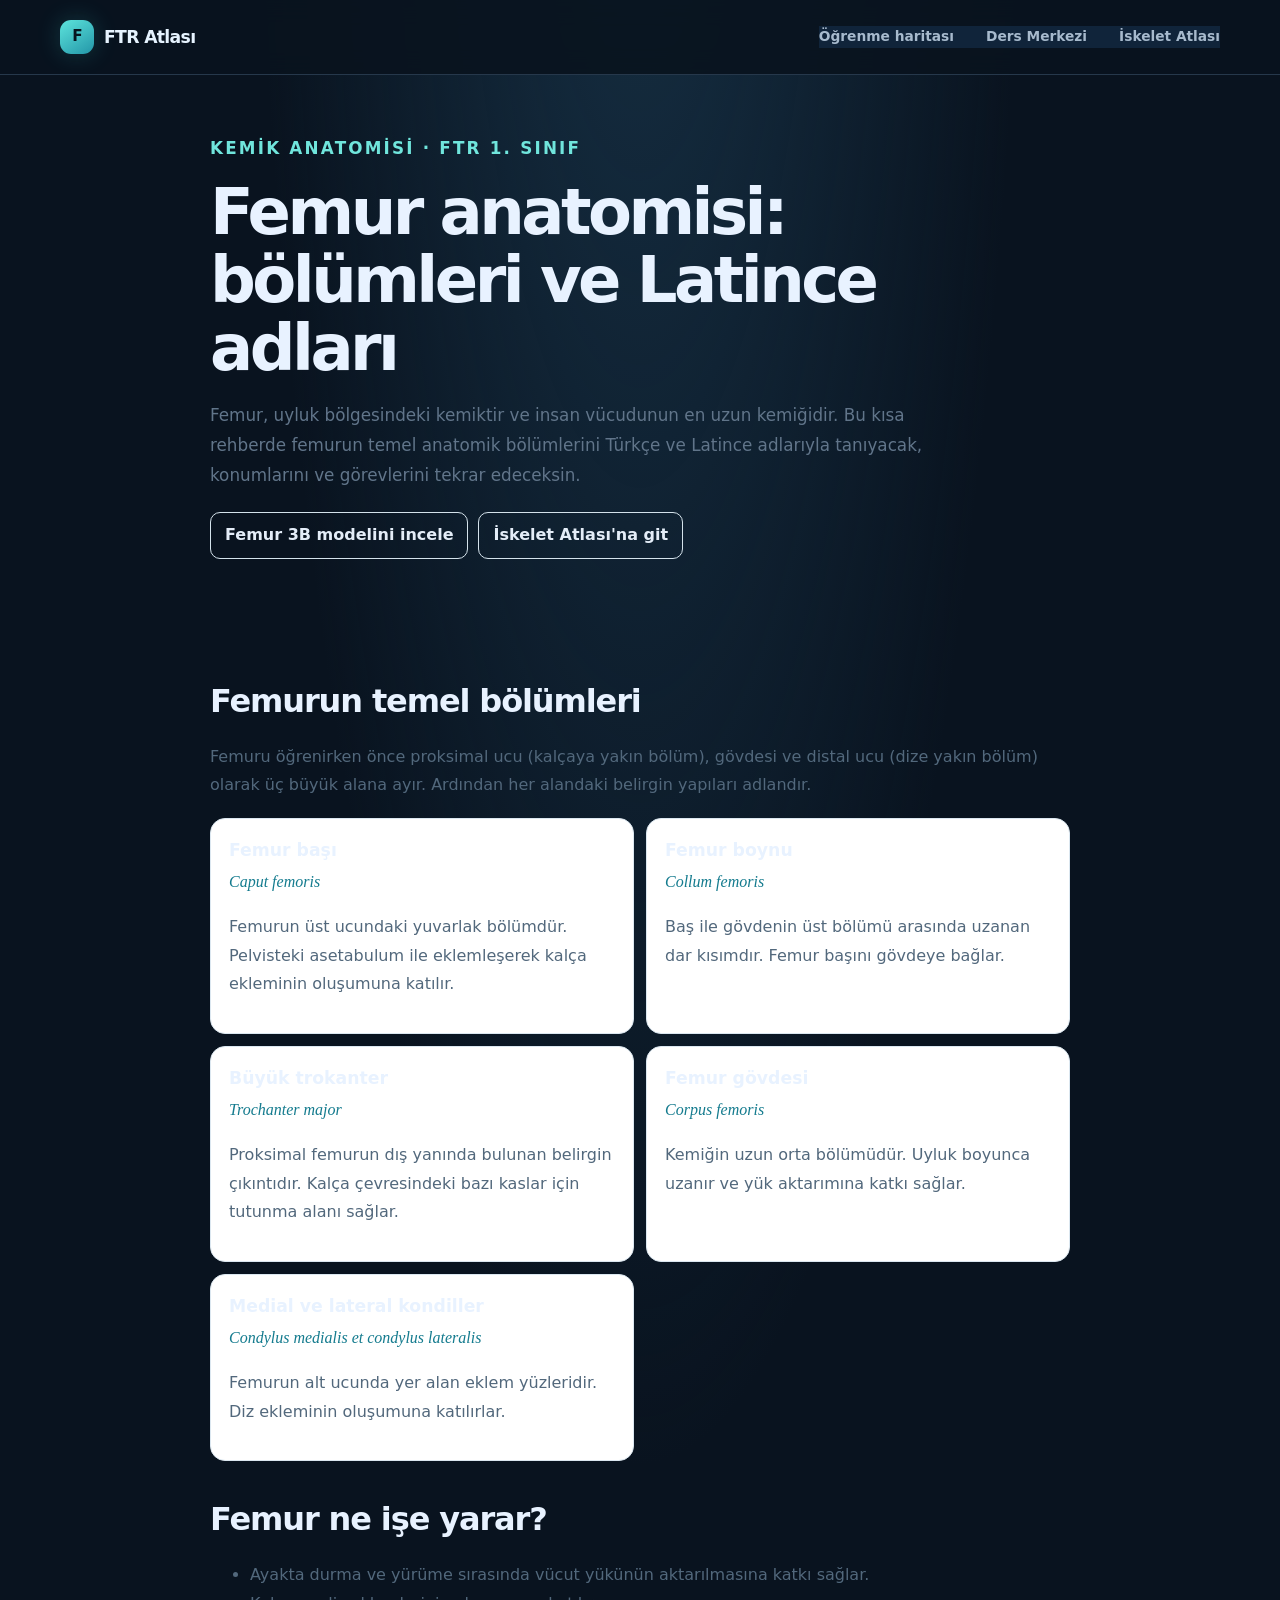
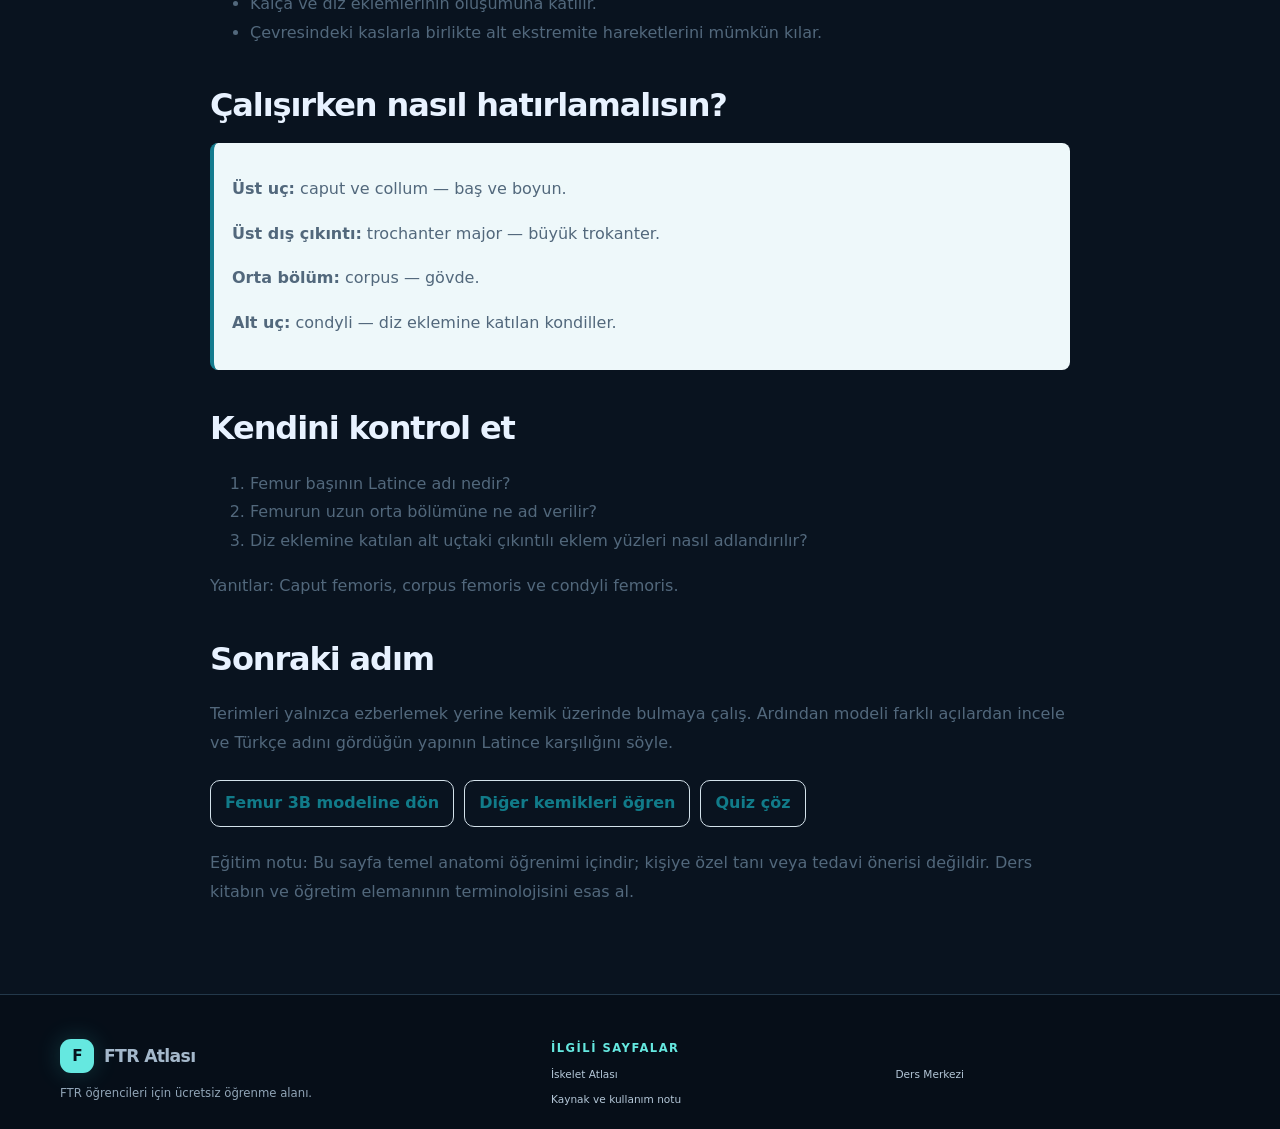
<file: femur-anatomisi.html>
<!doctype html>
<html lang="tr">
<head>
<meta charset="utf-8">
<meta name="viewport" content="width=device-width, initial-scale=1">
<meta name="theme-color" content="#10243a">
<meta name="description" content="Femur anatomisini öğren: caput femoris, collum femoris, trochanter major, corpus femoris ve kondillerin Türkçe-Latince adları ve temel görevleri.">
  <link rel="canonical" href="https://usameelemin939-source.github.io/ftr-atlasi/femur-anatomisi.html">
<meta property="og:type" content="article">
<meta property="og:site_name" content="FTR Atlası">
<meta property="og:title" content="Femur Anatomisi: Bölümleri ve Latince Adları | FTR Atlası">
<meta property="og:description" content="Femur’un başını, boynunu, trokanterlerini, gövdesini ve kondillerini Türkçe-Latince öğren. Kısa açıklamalar ve kendini test etme soruları.">
<meta name="twitter:card" content="summary">
<meta name="twitter:title" content="Femur Anatomisi | FTR Atlası">
<meta name="twitter:description" content="Femur’un temel anatomik yapılarını Türkçe ve Latince öğren.">
<title>Femur Anatomisi: Bölümleri ve Latince Adları | FTR Atlası</title>
<link rel="stylesheet" href="styles.css">
<style>
.article-wrap{width:min(860px,calc(100% - 36px));margin:auto}
.article-hero{padding:58px 0 32px}
.article-hero h1{max-width:800px;font-size:clamp(2.25rem,6vw,4rem);line-height:1.06;letter-spacing:-.055em;color:var(--navy);margin:.2em 0}
.article-hero p{max-width:720px;color:#61758a;font-size:1.05rem;line-height:1.8}
.article-content{padding:30px 0 72px}
.article-content h2{margin:34px 0 12px;color:var(--navy);font-size:clamp(1.5rem,3vw,2rem);letter-spacing:-.035em}
.article-content h3{margin:0 0 4px;color:var(--navy);font-size:1.08rem}
.article-content p,.article-content li{color:#52687c;line-height:1.8}
.article-content a{color:#117b89;text-underline-offset:3px}
.structure-list{display:grid;grid-template-columns:repeat(2,minmax(0,1fr));gap:12px;margin:18px 0}
.structure-card{padding:18px;border:1px solid #dbe7f0;border-radius:15px;background:#fff}
.structure-card .latin{margin:2px 0 10px;color:#147b8e;font-family:Georgia,serif;font-style:italic}
.note-box{padding:16px 18px;border-left:4px solid #147b8e;border-radius:8px;background:#eef8fa}
.article-nav{display:flex;flex-wrap:wrap;gap:10px;margin:22px 0}
.article-nav a{display:inline-block;padding:10px 14px;border:1px solid #d4e2eb;border-radius:10px;text-decoration:none;font-weight:750}
@media(max-width:620px){.article-hero{padding-top:38px}.structure-list{grid-template-columns:1fr}}
</style>
</head>
<body>
<header class="site-header"><div class="wrap header-inner">
<a class="brand" href="index.html" aria-label="FTR Atlası ana sayfa"><span class="brand-mark" aria-hidden="true">F</span><span>FTR <b>Atlası</b></span></a>
<nav class="main-nav" aria-label="Ana gezinme"><a href="index.html#ogrenme-haritasi">Öğrenme haritası</a><a href="dersler.html">Ders Merkezi</a><a href="iskelet-atlasi.html">İskelet Atlası</a></nav>
</div></header>
<main>
<section class="article-hero article-wrap">
<p class="eyebrow dark">KEMİK ANATOMİSİ · FTR 1. SINIF</p>
<h1>Femur anatomisi: bölümleri ve Latince adları</h1>
<p>Femur, uyluk bölgesindeki kemiktir ve insan vücudunun en uzun kemiğidir. Bu kısa rehberde femurun temel anatomik bölümlerini Türkçe ve Latince adlarıyla tanıyacak, konumlarını ve görevlerini tekrar edeceksin.</p>
<div class="article-nav"><a href="index.html#3d-anatomi">Femur 3B modelini incele</a><a href="iskelet-atlasi.html">İskelet Atlası'na git</a></div>
</section>
<article class="article-content article-wrap">
<h2>Femurun temel bölümleri</h2>
<p>Femuru öğrenirken önce proksimal ucu (kalçaya yakın bölüm), gövdesi ve distal ucu (dize yakın bölüm) olarak üç büyük alana ayır. Ardından her alandaki belirgin yapıları adlandır.</p>
<div class="structure-list">
<section class="structure-card"><h3>Femur başı</h3><p class="latin">Caput femoris</p><p>Femurun üst ucundaki yuvarlak bölümdür. Pelvisteki asetabulum ile eklemleşerek kalça ekleminin oluşumuna katılır.</p></section>
<section class="structure-card"><h3>Femur boynu</h3><p class="latin">Collum femoris</p><p>Baş ile gövdenin üst bölümü arasında uzanan dar kısımdır. Femur başını gövdeye bağlar.</p></section>
<section class="structure-card"><h3>Büyük trokanter</h3><p class="latin">Trochanter major</p><p>Proksimal femurun dış yanında bulunan belirgin çıkıntıdır. Kalça çevresindeki bazı kaslar için tutunma alanı sağlar.</p></section>
<section class="structure-card"><h3>Femur gövdesi</h3><p class="latin">Corpus femoris</p><p>Kemiğin uzun orta bölümüdür. Uyluk boyunca uzanır ve yük aktarımına katkı sağlar.</p></section>
<section class="structure-card"><h3>Medial ve lateral kondiller</h3><p class="latin">Condylus medialis et condylus lateralis</p><p>Femurun alt ucunda yer alan eklem yüzleridir. Diz ekleminin oluşumuna katılırlar.</p></section>
</div>
<h2>Femur ne işe yarar?</h2>
<ul>
<li>Ayakta durma ve yürüme sırasında vücut yükünün aktarılmasına katkı sağlar.</li>
<li>Kalça ve diz eklemlerinin oluşumuna katılır.</li>
<li>Çevresindeki kaslarla birlikte alt ekstremite hareketlerini mümkün kılar.</li>
</ul>
<h2>Çalışırken nasıl hatırlamalısın?</h2>
<div class="note-box"><p><strong>Üst uç:</strong> caput ve collum — baş ve boyun.</p><p><strong>Üst dış çıkıntı:</strong> trochanter major — büyük trokanter.</p><p><strong>Orta bölüm:</strong> corpus — gövde.</p><p><strong>Alt uç:</strong> condyli — diz eklemine katılan kondiller.</p></div>
<h2>Kendini kontrol et</h2>
<ol>
<li>Femur başının Latince adı nedir?</li>
<li>Femurun uzun orta bölümüne ne ad verilir?</li>
<li>Diz eklemine katılan alt uçtaki çıkıntılı eklem yüzleri nasıl adlandırılır?</li>
</ol>
<p>Yanıtlar: <em>Caput femoris</em>, <em>corpus femoris</em> ve <em>condyli femoris</em>.</p>
<h2>Sonraki adım</h2>
<p>Terimleri yalnızca ezberlemek yerine kemik üzerinde bulmaya çalış. Ardından modeli farklı açılardan incele ve Türkçe adını gördüğün yapının Latince karşılığını söyle.</p>
<div class="article-nav"><a href="index.html#3d-anatomi">Femur 3B modeline dön</a><a href="iskelet-atlasi.html">Diğer kemikleri öğren</a><a href="index.html#quiz">Quiz çöz</a></div>
<p class="muted">Eğitim notu: Bu sayfa temel anatomi öğrenimi içindir; kişiye özel tanı veya tedavi önerisi değildir. Ders kitabın ve öğretim elemanının terminolojisini esas al.</p>
</article>
</main>
<footer class="footer"><div class="wrap footer-inner"><div><a class="brand light" href="index.html"><span class="brand-mark">F</span><span>FTR <b>Atlası</b></span></a><p>FTR öğrencileri için ücretsiz öğrenme alanı.</p></div><div class="sources"><p class="footer-label">İLGİLİ SAYFALAR</p><a href="iskelet-atlasi.html">İskelet Atlası</a><a href="dersler.html">Ders Merkezi</a><a href="index.html#sources">Kaynak ve kullanım notu</a></div></div></footer>
</body>
</html>
</file>
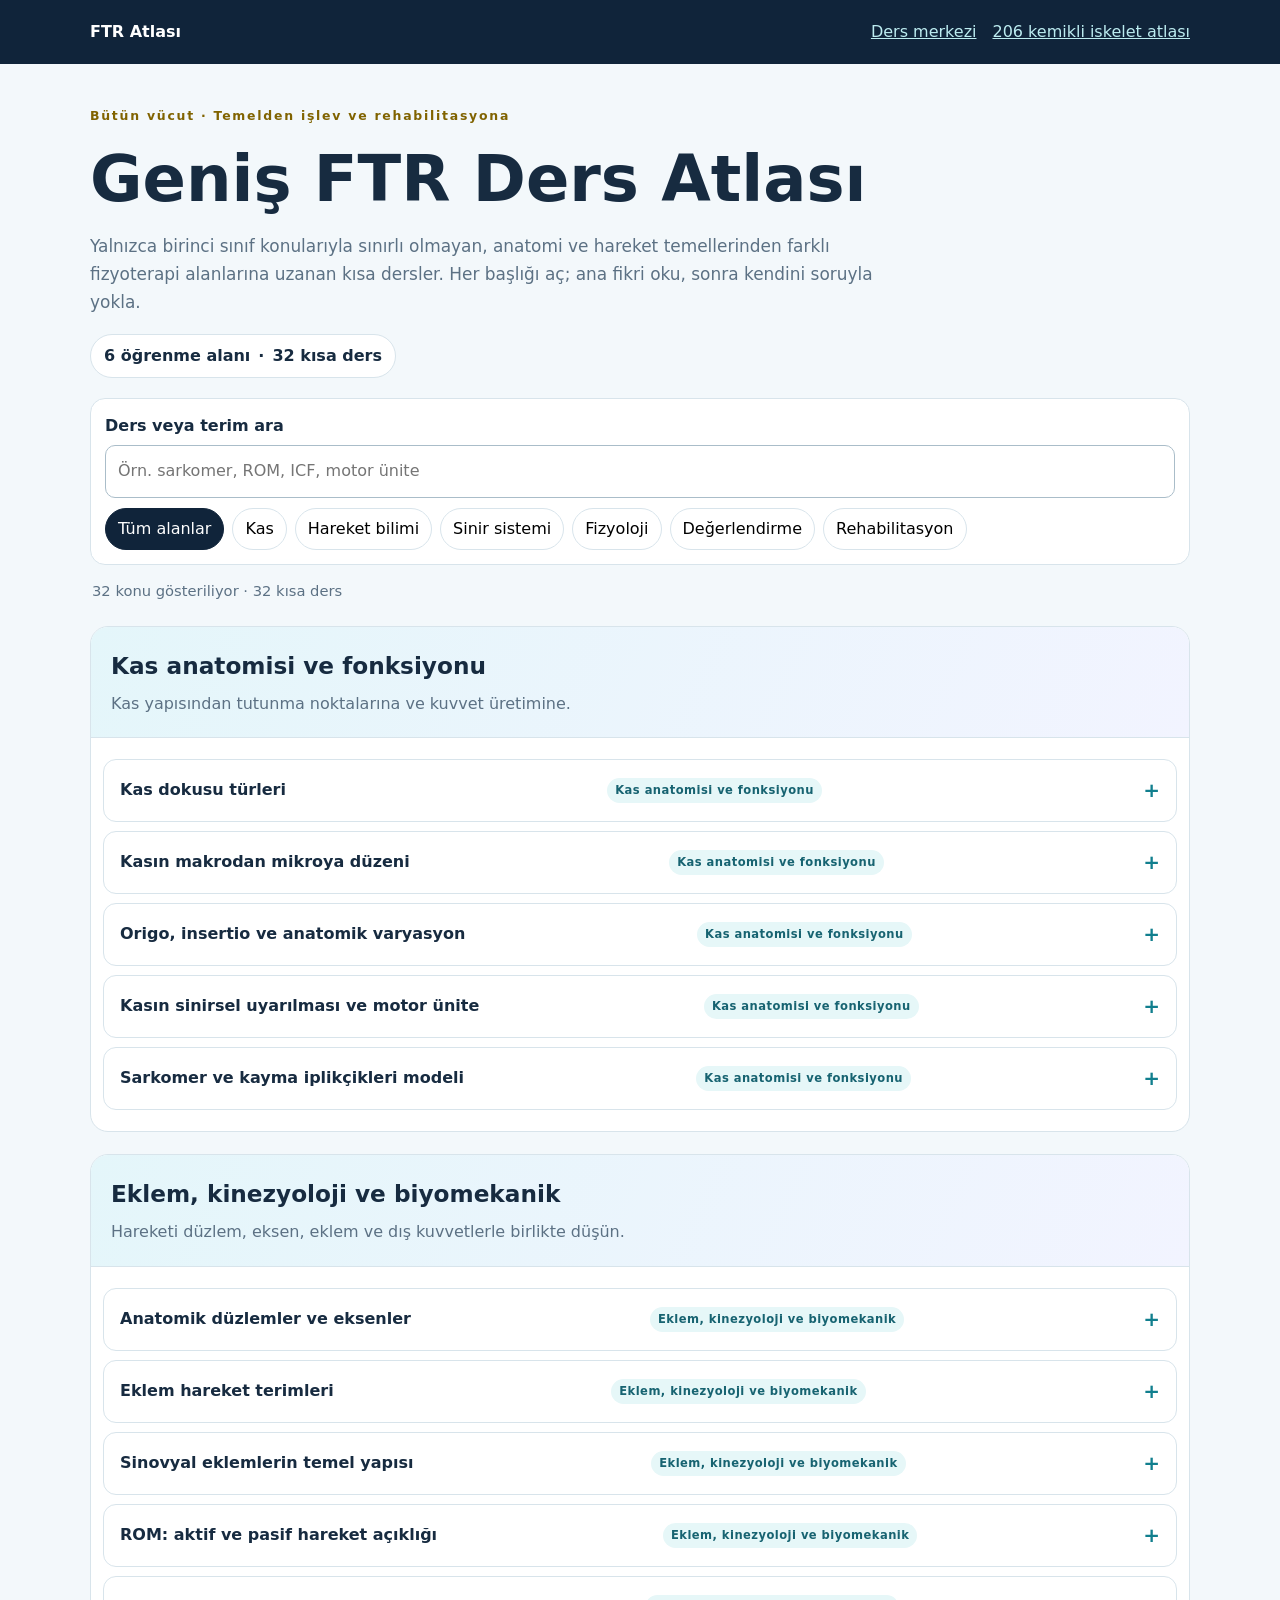
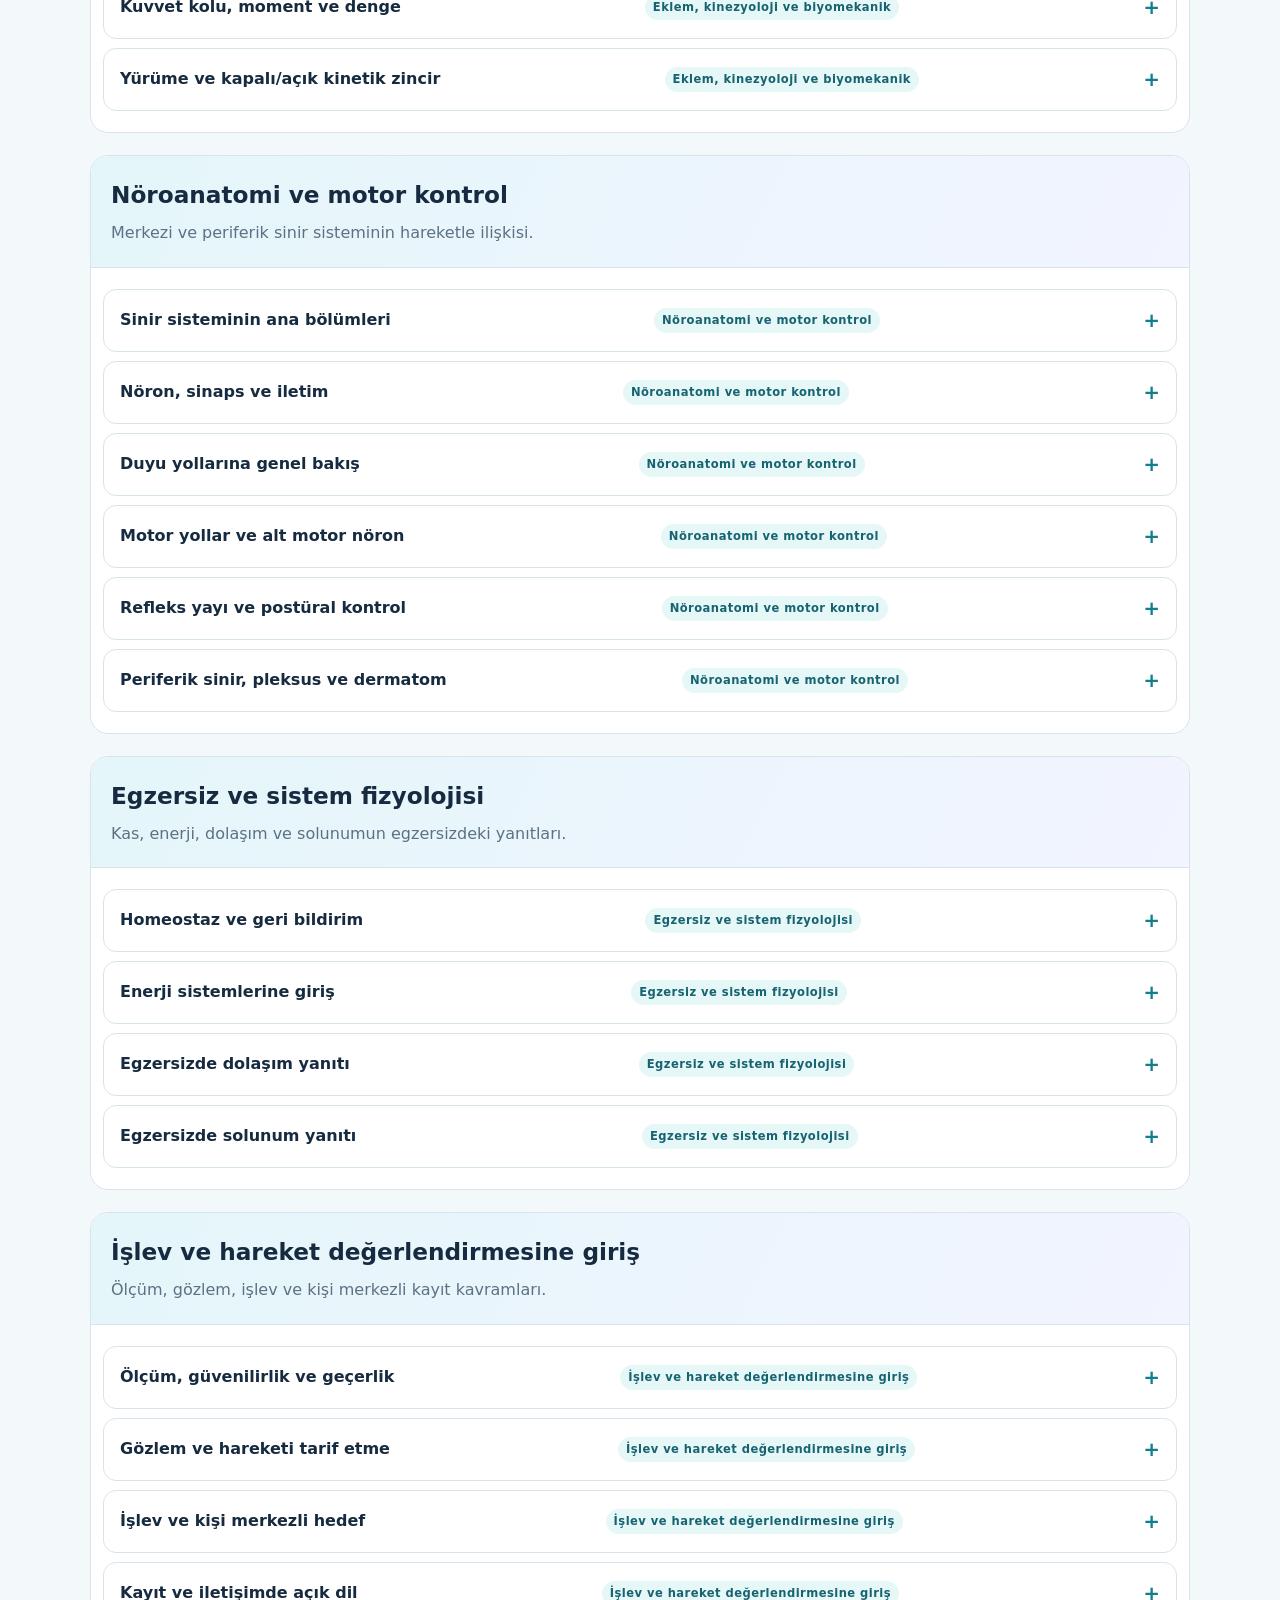
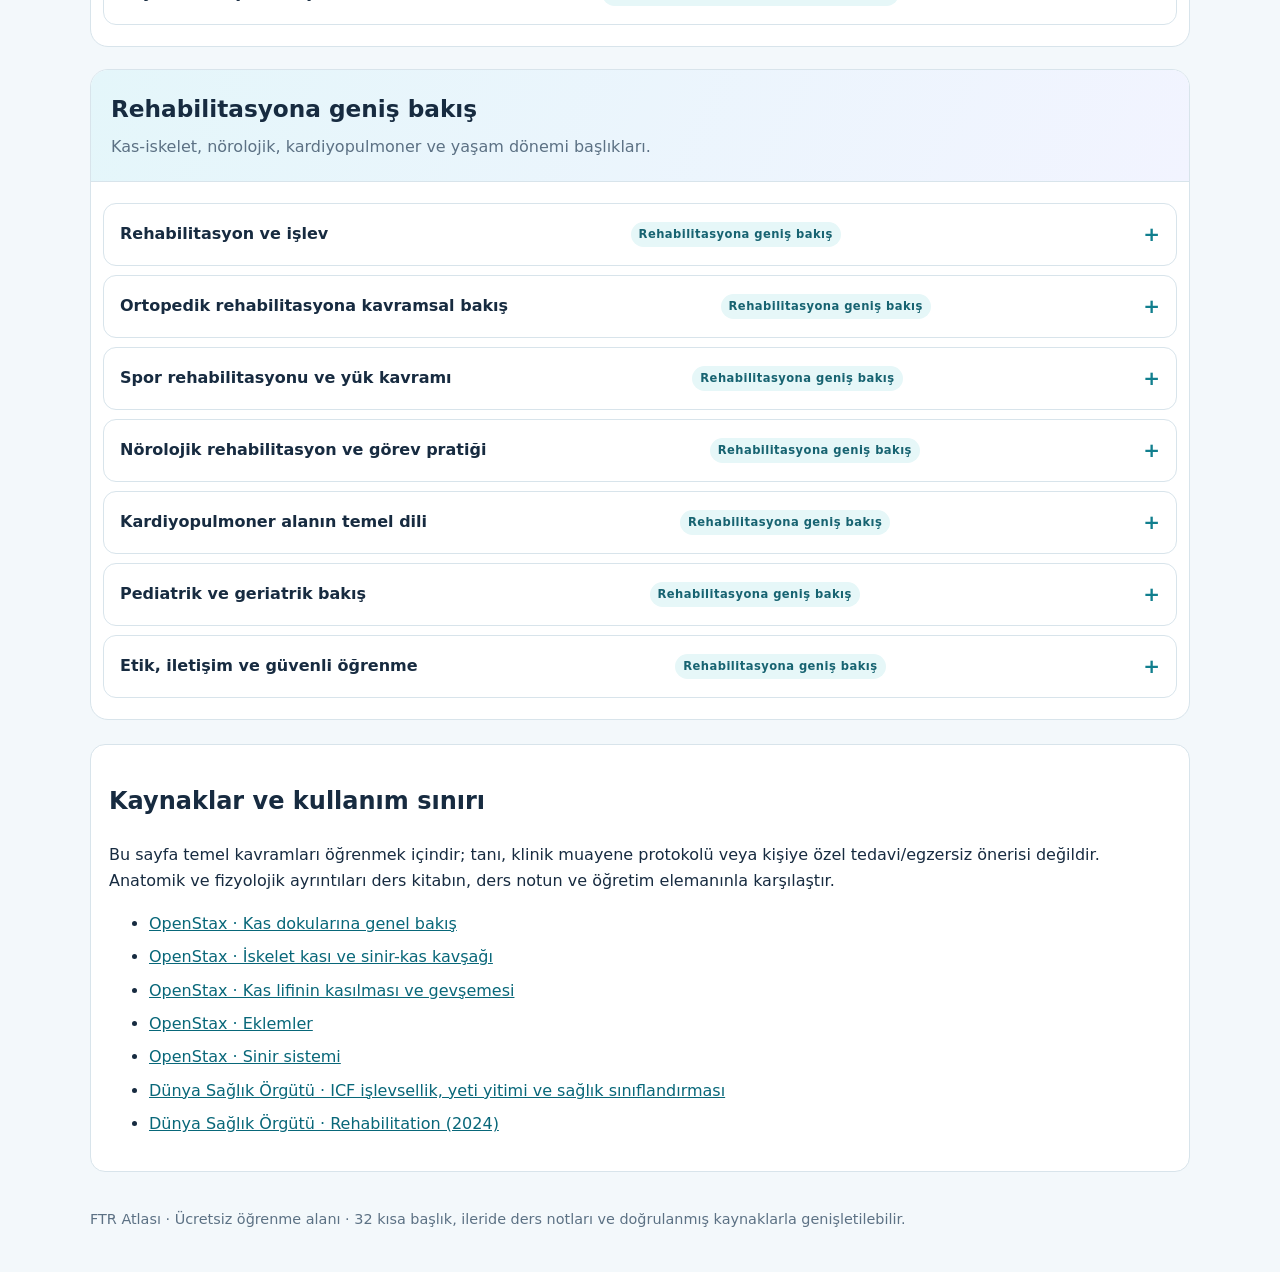
<file: ftr-ders-atlasi.html>
<!doctype html>
<html lang="tr">
<head>
<meta charset="utf-8">
<meta name="viewport" content="width=device-width,initial-scale=1">
<meta name="theme-color" content="#10243a">
<meta name="description" content="Anatomi, kas, hareket bilimi, sinir sistemi ve fizyoterapi için geniş Türkçe ders atlası.">
  <link rel="canonical" href="https://usameelemin939-source.github.io/ftr-atlasi/ftr-ders-atlasi.html">
<meta property="og:type" content="website">
<meta property="og:site_name" content="FTR Atlası">
<meta property="og:title" content="Geniş FTR Ders Atlası | FTR Atlası">
<meta property="og:description" content="Anatomi, kaslar, hareket bilimi, sinir sistemi ve fizyoterapi konularını Türkçe ders atlasında keşfet.">
<meta name="twitter:card" content="summary">
<meta name="twitter:title" content="Geniş FTR Ders Atlası | FTR Atlası">
<meta name="twitter:description" content="Anatomi, kaslar, hareket bilimi, sinir sistemi ve fizyoterapi konularını Türkçe ders atlasında keşfet.">
<title>Geniş FTR Ders Atlası — FTR Atlası</title>
<style>
:root{--ink:#172b40;--navy:#10243a;--muted:#5c7184;--line:#d8e4eb;--bg:#f3f8fb;--teal:#117f8e;--pale:#e6f7f8;--white:#fff}*{box-sizing:border-box}body{margin:0;background:var(--bg);color:var(--ink);font:16px/1.65 system-ui,-apple-system,"Segoe UI",sans-serif}a{color:#086779}.skip{position:absolute;left:-9999px}.skip:focus{left:12px;top:12px;background:#fff;padding:10px;z-index:5}.top{background:var(--navy);color:#fff}.topin,main{width:min(1100px,100% - 32px);margin:auto}.topin{min-height:64px;display:flex;align-items:center;justify-content:space-between;gap:16px}.top a{color:#bcecf0}.brand{color:#fff!important;font-weight:900;text-decoration:none}.nav{display:flex;gap:16px;flex-wrap:wrap}.hero{padding:42px 0 20px}.eyebrow{font-size:.78rem;letter-spacing:.14em;font-weight:850;color:#806300}.hero h1{font-size:clamp(2.1rem,6vw,4rem);line-height:1.06;margin:.3em 0}.hero p{max-width:800px;color:var(--muted);font-size:1.06rem}.count{display:inline-flex;gap:8px;align-items:center;background:#fff;border:1px solid var(--line);padding:8px 13px;border-radius:99px;font-weight:800}.tools{position:sticky;top:0;z-index:2;background:#ffffffed;backdrop-filter:blur(8px);padding:14px;border:1px solid var(--line);border-radius:15px}.tools label{display:block;font-weight:800;margin-bottom:6px}.tools input{width:100%;font:inherit;padding:12px;border:1px solid #aabdc9;border-radius:10px}.filters{display:flex;gap:8px;flex-wrap:wrap;margin-top:10px}.filters button{font:inherit;background:#fff;border:1px solid var(--line);border-radius:99px;padding:7px 12px;cursor:pointer}.filters button[aria-pressed="true"]{background:var(--navy);border-color:var(--navy);color:#fff}.status{color:var(--muted);font-size:.92rem;margin:14px 2px}.module{margin:22px 0;background:#fff;border:1px solid var(--line);border-radius:18px;overflow:hidden}.module>header{padding:20px;background:linear-gradient(115deg,#e4f6fa,#f2f4ff);border-bottom:1px solid var(--line)}.module h2{margin:0;font-size:1.45rem}.module header p{margin:6px 0 0;color:var(--muted)}.lessons{padding:12px}.lesson{border:1px solid var(--line);border-radius:13px;margin:9px 0;overflow:hidden}.lesson summary{cursor:pointer;list-style:none;padding:14px 16px;display:flex;align-items:center;justify-content:space-between;gap:12px;font-weight:800}.lesson summary::-webkit-details-marker{display:none}.lesson summary:after{content:"+";color:var(--teal);font-size:1.25rem}.lesson[open] summary:after{content:"−"}.lesson summary:focus-visible,button:focus-visible,input:focus-visible{outline:3px solid #1598b2;outline-offset:2px}.tag{font-size:.72rem;letter-spacing:.04em;color:#176371;background:var(--pale);border-radius:99px;padding:3px 8px;white-space:nowrap}.body{padding:0 16px 16px}.body p{margin:8px 0}.takeaway{border-left:4px solid var(--teal);background:#f0fafb;padding:10px 12px;margin-top:12px}.recall{margin-top:12px}.recall summary{padding:9px 0;color:#075d75}.recall p{padding:0 0 0 12px;color:var(--muted)}.empty{padding:24px;text-align:center;color:var(--muted)}.sources{background:#fff;border:1px solid var(--line);border-radius:15px;padding:18px;margin:24px 0}.sources li{margin:7px 0}.foot{color:var(--muted);padding:12px 0 40px;font-size:.9rem}@media(max-width:600px){.topin{align-items:flex-start;flex-direction:column;padding:12px 0}.hero{padding-top:28px}.tools{position:static}.lesson summary{align-items:flex-start}.tag{white-space:normal}}
</style>
<script>
const modules=[
{id:"muscle",title:"Kas anatomisi ve fonksiyonu",desc:"Kas yapısından tutunma noktalarına ve kuvvet üretimine."},
{id:"movement",title:"Eklem, kinezyoloji ve biyomekanik",desc:"Hareketi düzlem, eksen, eklem ve dış kuvvetlerle birlikte düşün."},
{id:"neuro",title:"Nöroanatomi ve motor kontrol",desc:"Merkezi ve periferik sinir sisteminin hareketle ilişkisi."},
{id:"physiology",title:"Egzersiz ve sistem fizyolojisi",desc:"Kas, enerji, dolaşım ve solunumun egzersizdeki yanıtları."},
{id:"assessment",title:"İşlev ve hareket değerlendirmesine giriş",desc:"Ölçüm, gözlem, işlev ve kişi merkezli kayıt kavramları."},
{id:"rehab",title:"Rehabilitasyona geniş bakış",desc:"Kas-iskelet, nörolojik, kardiyopulmoner ve yaşam dönemi başlıkları."}
];
const lessons=[
["muscle","Kas dokusu türleri","İskelet kası, kalp kası ve düz kas; yapı ve kontrol bakımından farklılaşır. İskelet kası çoğunlukla istemli hareketle ilişkilidir. Kalp ve düz kasın kontrol özellikleri farklıdır.","İskelet kası kuvveti kas liflerinden bağ dokusu ve tendon aracılığıyla kemiğe aktarılabilir.","İskelet kasını kalp ve düz kastan ayıran iki özellik nedir?"],
["muscle","Kasın makrodan mikroya düzeni","Kas organı; kas lifleri, bağ dokusu, damarlar ve sinirlerden oluşur. Epimisyum kası, perimisyum fasikülleri, endomisyum tek tek kas liflerini çevreler.","Kas → fasikül → kas lifi → miyofibril → sarkomer sıralamasını büyükten küçüğe kur.","Perimisyum hangi yapıları sarar?"],
["muscle","Origo, insertio ve anatomik varyasyon","Origo ve insertio kasın tutunma noktalarını tarif etmek için kullanılan öğretim terimleridir. Hareket eden segment ve sabitlenen segment göreve göre değişebilir; terimleri her kas için ezber bir hareket kuralı gibi kullanma.","Kasın ürettiği moment, eklem ekseni ile kuvvetin etkime çizgisi arasındaki mesafeyle ilişkilidir.","Bir kasın iki tutunma noktasını bilmek, tek başına her hareket koşulunu açıklar mı?"],
["muscle","Kasın sinirsel uyarılması ve motor ünite","Motor nöron ile onun uyardığı kas lifleri motor üniteyi oluşturur. Sinir-kas kavşağındaki kimyasal ileti ve kas hücresindeki elektriksel değişim, kasılma sürecini başlatır.","Bir motor nöronun uyardığı lif sayısı, motor ünitenin büyüklüğünü tanımlar.","Motor üniteyi oluşturan iki bileşen nedir?"],
["muscle","Sarkomer ve kayma iplikçikleri modeli","Sarkomer kasılmanın temel düzenli birimidir. Uyarı sonrası kalsiyum, aktin üzerindeki bağlanma alanlarının açığa çıkmasını sağlar; miyozin başları aktinle çapraz-köprü döngüsüne katılır ve ATP enerji sağlar.","Kasılmada aktin ve miyozin iplikçikleri kısalmaz; birbirleri üzerinden kayar ve sarkomer kısalır.","Kasılma sırasında sarkomer uzunluğu nasıl değişir?"],
["movement","Anatomik düzlemler ve eksenler","Sagittal düzlem sağ-sol bölümlere ayırır; fleksiyon-ekstansiyon çoğunlukla bu düzlemde gerçekleşir. Frontal düzlem ön-arka bölümlere ayırır; abduksiyon-adduksiyon çoğunlukla bu düzlemde incelenir. Transvers düzlem yatay bölümlere ayırır; rotasyon bu düzlemde değerlendirilir.","Bir hareketi tarif ederken düzlemi ve dönme eksenini birlikte söyle.","Gövde rotasyonunu hangi düzlemde incelersin?"],
["movement","Eklem hareket terimleri","Fleksiyon-ekstansiyon, abduksiyon-adduksiyon ve iç-dış rotasyon temel hareket çiftleridir. Dorsifleksiyon-plantar fleksiyon ayak bileğinde; pronasyon-supinasyon önkolda kullanılır. Hareket adları vücut bölgesine göre yorumlanır.","El ve ayakta parmak abduksiyonunun referans ekseni, gövde orta hattıyla aynı değildir.","Ayak bileğini yukarı çekme hareketinin adı nedir?"],
["movement","Sinovyal eklemlerin temel yapısı","Sinovyal eklemlerde eklem boşluğu, eklem kapsülü, eklem yüzlerini örten kıkırdak ve sinovyal zar gibi yapılar bulunur. Eklem yüzlerinin biçimi ve çevre dokular hareketin yönünü ve kapsamını etkiler.","Menteşe, pivot ve top-yuva benzetmeleri hareketi anlamaya yardım eder; gerçek eklem işlevi daha karmaşıktır.","Sinovyal eklemi tanımlayan boşluğun adı nedir?"],
["movement","ROM: aktif ve pasif hareket açıklığı","Eklem hareket açıklığı (ROM), bir eklem veya segmentin hareket aralığını tarif eder. Aktif ROM kişinin kendi kas aktivitesiyle; pasif ROM dışarıdan uygulanan kuvvetle değerlendirilir. Ölçüm pozisyonu, sabitleme, araç ve yöntem sonucu etkiler.","Ölçümde kullanılan yöntem ve pozisyonu kaydetmek, sayının yorumlanabilmesi için önemlidir.","Aktif ROM ile pasif ROM arasındaki temel fark nedir?"],
["movement","Kuvvet kolu, moment ve denge","Moment, kuvvetin bir eksen çevresinde döndürme etkisidir. Kuvvet kolu, eksenden kuvvetin etkime çizgisine olan dik uzaklıktır. Eklem hareketi kas momenti, dış yük ve diğer kuvvetlerin bileşkesiyle açıklanır.","Aynı kuvvet daha uzun kuvvet kolunda daha büyük moment oluşturabilir.","Kuvvet kolu iki nokta arasındaki hangi uzaklıktır?"],
["movement","Yürüme ve kapalı/açık kinetik zincir","Açık kinetik zincirde distal segment daha serbest hareket eder; kapalı kinetik zincirde distal bölüm bir yüzeyle temas eder veya sabitlenir. Bunlar hareketi tarif eden kavramlardır; tek başına egzersiz kalitesi ya da uygunluğu hakkında hüküm vermez.","Bir ayağın zemine basması yürüme döngüsünde kapalı zincir bileşenini gösterir.","Zemine basan ayakta distal segmentin durumu nasıl tarif edilir?"],
["neuro","Sinir sisteminin ana bölümleri","Merkezi sinir sistemi beyin ve omurilikten; periferik sinir sistemi merkezi sistem dışındaki sinir yapılarından oluşur. Somatik ve otonom işlevler farklı görevlerle anılır; gerçek hareket kontrolü birden fazla düzeyin etkileşimini içerir.","Yapı, işlev ve yolak adlarını birbirinden ayır; her periferik sinir yalnızca motor ya da yalnızca duyu taşımaz.","Merkezi sinir sisteminin iki ana parçası nedir?"],
["neuro","Nöron, sinaps ve iletim","Nöronlar elektriksel uyarılabilir hücrelerdir. Aksiyon potansiyeli akson boyunca ilerler; kimyasal sinapsta nörotransmiterler hücreler arası iletiye katkıda bulunur. Sinaptik ileti tek başına davranış veya klinik işlevi açıklamaz.","Duyu bilgisi, merkezi işlem ve motor çıktı işlevsel bir döngünün parçalarıdır.","Kimyasal sinapsta hücreler arası iletiye aracılık eden moleküllere ne denir?"],
["neuro","Duyu yollarına genel bakış","Duyu reseptörleri mekanik, termal veya kimyasal değişimleri algılar ve sinirsel sinyale dönüştürür. Farklı duyu modaliteleri merkezi sinir sistemine farklı yollarla taşınır ve işlenir.","Duyu muayenesi kavramsal olarak modalite, bölge ve karşılaştırma düzenini açıkça tarif etmelidir; bu sayfa muayene protokolü değildir.","Bir reseptörün temel görevi nedir?"],
["neuro","Motor yollar ve alt motor nöron","İstemli hareketin planlanması ve uygulanması beyin, beyin sapı, omurilik ve periferik sinirlerin katkısını içerir. Alt motor nöronun aksonu iskelet kasıyla sinir-kas kavşağında ileti kurar.","Hareket çıktısını anlamak için merkezden kasa uzanan zinciri takip et.","İskelet kası lifine doğrudan ulaşan motor nöron bağlantısı nerede kurulur?"],
["neuro","Refleks yayı ve postüral kontrol","Refleks yanıtlar, duyu girdisinin omurilik veya beyin sapı düzeyindeki devrelerle motor çıktıya bağlanmasını içerir. Postüral kontrol görme, vestibüler bilgi, somatik duyu ve motor yanıtların birlikte düzenlenmesine dayanır.","Refleks yanıtlar ve istemli hareketler farklı ağırlıklarda olsa da sinir sisteminin ortak bileşenlerini kullanabilir.","Denge için görme dışında hangi duyu sistemleri katkı verir?"],
["neuro","Periferik sinir, pleksus ve dermatom","Spinal sinirlerin ön dalları bazı bölgelerde pleksus adı verilen ağlar kurar. Periferik sinirler genellikle birden fazla spinal seviyeden lif taşır. Dermatom, tek bir spinal sinir köküyle ilişkili cilt alanının şematik tarifidir; kişiler arası örtüşme bulunabilir.","Dermatom haritasını kesin ve keskin sınır çizgileri gibi değil, öğretim modeli olarak kullan.","Pleksus, spinal sinirlerin nasıl bir düzenlenmesini anlatır?"],
["physiology","Homeostaz ve geri bildirim","Homeostaz, değişen koşullara rağmen iç ortamın belirli aralıklarda düzenlenmesini anlatır. Negatif geri bildirim değişimi azaltma yönünde yanıt verir; pozitif geri bildirim belirli olaylarda süreci güçlendirir.","Vücut sıcaklığının düzenlenmesi negatif geri bildirime örnektir.","Negatif geri bildirim değişimi artırır mı, azaltma yönünde mi çalışır?"],
["physiology","Enerji sistemlerine giriş","Hücreler ATP'yi kasılma ve diğer işlevler için kullanır. Fosfajen sistemi kısa süreli yüksek güç gerektiren işlerde hızlı ATP yenilenmesine katkı sağlar; glikolitik ve oksidatif yollar aktivitenin süresi ve yoğunluğuna göre farklı katkılar verir.","Enerji sistemleri sırayla açılıp kapanmaz; egzersiz boyunca birlikte çalışır, katkı oranları değişir.","Enerji yolları egzersiz boyunca birbirini tamamen dışlar mı?"],
["physiology","Egzersizde dolaşım yanıtı","Egzersiz sırasında kalp debisi, kalp hızı ve aktif kaslara kan akımı değişebilir. Yanıt; yoğunluk, süre, çevre koşulları ve kişinin özellikleri gibi etkenlerle farklılaşır.","Genel fizyoloji ilkeleri kişiye özgü güvenlik veya egzersiz reçetesi yerine geçmez.","Kalp debisi hangi iki büyüklüğün çarpımıyla ifade edilir?"],
["physiology","Egzersizde solunum yanıtı","Solunum sistemi oksijen alımı ve karbondioksit uzaklaştırılmasına katkı verir. Egzersizle ventilasyon artabilir; solunum yanıtı iş yükü, metabolik gereksinim ve dolaşımla birlikte değerlendirilir.","Solunum sayısı tek başına kişinin egzersiz yanıtını tam olarak anlatmaz.","Ventilasyon egzersiz sırasında genel olarak hangi yönde değişir?"],
["assessment","Ölçüm, güvenilirlik ve geçerlik","Güvenilirlik ölçümün tekrarlanabilirliğiyle; geçerlik ise ölçümün amaçlanan yapıyı ne ölçüde değerlendirdiğiyle ilgilidir. Tek bir sayı ölçüm hatası ve bağlam düşünülmeden yorumlanmamalıdır.","Araç, pozisyon, yönerge ve değerlendirici değişirse sonuçlar etkilenebilir.","Bir ölçümün tekrarlanabilir olması hangi ölçüm özelliğiyle ilgilidir?"],
["assessment","Gözlem ve hareketi tarif etme","Gözlem, görülen hareketi ve bağlamını tarif eder; tek başına nedensel tanı koymaz. Tarafsız kayıt, yorumdan ayrılır: önce gözlenebilir bulguyu, sonra ölçüm ve kişinin bildirdiği deneyimi belirt.","“Diz içe hareket ediyor” gözlem; bunun nedeni hakkındaki iddia ise ek değerlendirme gerektiren yorumdur.","Kayıtta önce gözlenebilir bulgu mu, varsayılan neden mi yazılmalıdır?"],
["assessment","İşlev ve kişi merkezli hedef","İşlev; vücut işlevleri ve yapıları yanında aktiviteler, katılım ve çevresel etkenlerle birlikte ele alınır. Dünya Sağlık Örgütü ICF çerçevesi bu boyutları ortak bir dille tarif etmeye yardımcı olur.","Kişi için anlamlı olan günlük görevleri sormak, yalnızca vücut yapısına odaklanmayı önler.","Bir aktivite ile toplumsal katılım aynı şey midir?"],
["assessment","Kayıt ve iletişimde açık dil","Eğitsel kayıtta tarih, bağlam, kullanılan yöntem, gözlem ve kişinin bildirdiği durum ayrıştırılmalıdır. Kısaltmalar açık tanımlanmalı; sonuçlar ölçüm sınırları ve görev koşullarıyla birlikte okunmalıdır.","Kayıt, başka bir okuyucunun ne yapıldığını ve ne gözlendiğini anlayabilmesini sağlamalıdır.","Ölçüm sonucuyla birlikte hangi yöntem bilgileri yazılmalıdır?"],
["rehab","Rehabilitasyon ve işlev","Rehabilitasyon, kişinin günlük yaşamda işlevini ve katılımını desteklemeye odaklanan çok alanlı bir süreçtir. Dünya Sağlık Örgütü ICF; vücut işlevleri/yapıları, aktivite, katılım ve çevresel etkenleri birlikte tanımlar.","Hedefleri kişiyle birlikte belirlemek ve anlamlı günlük yaşam görevlerine bağlamak esastır.","ICF çerçevesinde vücut işlevleri dışında hangi iki boyut özellikle yer alır?"],
["rehab","Ortopedik rehabilitasyona kavramsal bakış","Kas-iskelet sistemi rehabilitasyonu; yapı, hareket, yük toleransı, işlev ve kişinin hedeflerini birlikte ele alır. Doku iyileşmesi ve hareket kapasitesi zamana göre değişebilir; tek bir egzersiz veya protokol herkes için uygun kabul edilemez.","Eğitim içeriği klinik değerlendirme, tanı veya kişiye özel tedavi planı değildir.","İşlev hedefi, yalnızca bir anatomik yapıyı adlandırmaktan nasıl farklıdır?"],
["rehab","Spor rehabilitasyonu ve yük kavramı","Spor bağlamında yük, yapılan işin miktarı ve kişinin bu yüke verdiği yanıtla birlikte düşünülür. Antrenman, toparlanma, beceri ve katılım birbirini etkiler; spora dönüş tek bir takvim gününe indirgenemez.","Yüklenme ve toparlanma kavramları kişiye ve göreve göre değerlendirilir.","Spora dönüşü yalnızca geçen süreyle açıklamak neden eksik kalır?"],
["rehab","Nörolojik rehabilitasyon ve görev pratiği","Nörolojik rehabilitasyonda hareket, duyu, bilişsel süreçler, görev özellikleri ve çevre etkileşir. Görev odaklı öğrenme yaklaşımı, kişinin anlamlı bir görevi tekrar denemesini ve geri bildirim almasını vurgular.","Hedef, kişiyi bir tanı etiketine indirgemeden günlük yaşam görevlerine bağlanabilir.","Bir görev pratiğini kişi için anlamlı kılan örnek bir bağlam nedir?"],
["rehab","Kardiyopulmoner alanın temel dili","Kardiyopulmoner rehabilitasyon başlıkları; solunum, dolaşım, egzersiz toleransı ve günlük işlev arasındaki bağlantıları inceler. Bulgular kişi, ortam ve sağlık bağlamıyla birlikte yorumlanır; sayısal eşikler kişiye özel klinik karar yerine geçmez.","Bu ders kavram öğretir; egzersiz güvenliği ve klinik kararlar yetkin sağlık ekibi değerlendirmesi gerektirir.","Solunum ve dolaşım işlevleri fiziksel aktivitede neden birlikte düşünülür?"],
["rehab","Pediatrik ve geriatrik bakış","Çocuklarda gelişim ve çevre; ileri yaşta yaşlanma, eşlik eden durumlar ve çevresel erişilebilirlik işlevi etkileyebilir. Yaşam dönemleri içinde çeşitlilik büyüktür; yaş tek başına bireyin kapasitesini belirlemez.","ICF-CY, WHO tarafından ICF ile birleştirilmiştir; güncel çerçeve ICF'dir.","Yaş, kişinin işlevini açıklamak için tek başına yeterli midir?"],
["rehab","Etik, iletişim ve güvenli öğrenme","Kişi merkezli iletişim; tercihleri sormayı, anlaşılır dil kullanmayı, mahremiyete saygıyı ve ortak karar sürecini destekler. Öğrenci, uygulama sınırlarını tanımalı ve gerektiğinde sorumlu klinisyene danışmalıdır.","Bilgi vermek, kişinin seçim hakkını ve farklı deneyimlerini gözeterek yapılır.","Kişinin tercihlerini sormak rehabilitasyon sürecine ne katar?"]
];
function esc(s){return s.replace(/[&<>"']/g,c=>({"&":"&amp;","<":"&lt;",">":"&gt;",'"':"&quot;","'":"&#39;"}[c]))}
function render(){
 const q=document.getElementById("search").value.trim().toLocaleLowerCase("tr");
 const active=document.querySelector(".filters button[aria-pressed=true]").dataset.filter;
 let shown=0;
 document.getElementById("catalog").innerHTML=modules.map(m=>{
  const items=lessons.filter(x=>x[0]===m.id&&(!q||x.slice(1).join(" ").toLocaleLowerCase("tr").includes(q)));
  if(!items.length||active!=="all"&&active!==m.id)return "";
  shown+=items.length;
  return '<section class="module" aria-labelledby="m-'+m.id+'"><header><h2 id="m-'+m.id+'">'+esc(m.title)+'</h2><p>'+esc(m.desc)+'</p></header><div class="lessons">'+items.map((x,i)=>'<details class="lesson"><summary><span>'+esc(x[1])+'</span><span class="tag">'+esc(m.title)+'</span></summary><div class="body"><p>'+esc(x[2])+'</p><div class="takeaway"><strong>Ana fikir:</strong> '+esc(x[3])+'</div><details class="recall"><summary>Kendine sor</summary><p>'+esc(x[4])+'</p></details></div></details>').join("")+'</div></section>'
 }).join("");
 document.getElementById("status").textContent=shown+" konu gösteriliyor · "+lessons.length+" kısa ders";
 document.getElementById("empty").hidden=shown!==0;
}
document.addEventListener("DOMContentLoaded",()=>{
 document.getElementById("search").addEventListener("input",render);
 document.querySelectorAll(".filters button").forEach(b=>b.addEventListener("click",()=>{document.querySelectorAll(".filters button").forEach(x=>x.setAttribute("aria-pressed",String(x===b)));render()}));
 render();
});
</script>
</head>
<body>
<a class="skip" href="#main">Ana içeriğe geç</a>
<header class="top"><div class="topin"><a class="brand" href="./">FTR Atlası</a><nav class="nav" aria-label="Ana gezinme"><a href="dersler.html">Ders merkezi</a><a href="iskelet-atlasi.html">206 kemikli iskelet atlası</a></nav></div></header>
<main id="main">
<section class="hero"><div class="eyebrow">Bütün vücut · Temelden işlev ve rehabilitasyona</div><h1>Geniş FTR Ders Atlası</h1><p>Yalnızca birinci sınıf konularıyla sınırlı olmayan, anatomi ve hareket temellerinden farklı fizyoterapi alanlarına uzanan kısa dersler. Her başlığı aç; ana fikri oku, sonra kendini soruyla yokla.</p><span class="count">6 öğrenme alanı <span aria-hidden="true">·</span> 32 kısa ders</span></section>
<section class="tools" aria-label="Ders ara ve filtrele"><label for="search">Ders veya terim ara</label><input id="search" type="search" placeholder="Örn. sarkomer, ROM, ICF, motor ünite" autocomplete="off"><div class="filters" role="group" aria-label="Öğrenme alanı filtreleri"><button type="button" data-filter="all" aria-pressed="true">Tüm alanlar</button><button type="button" data-filter="muscle" aria-pressed="false">Kas</button><button type="button" data-filter="movement" aria-pressed="false">Hareket bilimi</button><button type="button" data-filter="neuro" aria-pressed="false">Sinir sistemi</button><button type="button" data-filter="physiology" aria-pressed="false">Fizyoloji</button><button type="button" data-filter="assessment" aria-pressed="false">Değerlendirme</button><button type="button" data-filter="rehab" aria-pressed="false">Rehabilitasyon</button></div></section>
<p id="status" class="status" aria-live="polite"></p><div id="catalog"></div><p id="empty" class="empty" hidden>Bu aramayla eşleşen ders yok.</p>
<section class="sources"><h2>Kaynaklar ve kullanım sınırı</h2><p>Bu sayfa temel kavramları öğrenmek içindir; tanı, klinik muayene protokolü veya kişiye özel tedavi/egzersiz önerisi değildir. Anatomik ve fizyolojik ayrıntıları ders kitabın, ders notun ve öğretim elemanınla karşılaştır.</p><ul>
<li><a href="https://openstax.org/books/anatomy-and-physiology-2e/pages/10-1-overview-of-muscle-tissues" target="_blank" rel="noopener">OpenStax · Kas dokularına genel bakış</a></li>
<li><a href="https://openstax.org/books/anatomy-and-physiology-2e/pages/10-2-skeletal-muscle" target="_blank" rel="noopener">OpenStax · İskelet kası ve sinir-kas kavşağı</a></li>
<li><a href="https://openstax.org/books/anatomy-and-physiology-2e/pages/10-3-muscle-fiber-contraction-and-relaxation" target="_blank" rel="noopener">OpenStax · Kas lifinin kasılması ve gevşemesi</a></li>
<li><a href="https://openstax.org/books/anatomy-and-physiology-2e/pages/9-introduction" target="_blank" rel="noopener">OpenStax · Eklemler</a></li>
<li><a href="https://openstax.org/books/anatomy-and-physiology-2e/pages/12-introduction" target="_blank" rel="noopener">OpenStax · Sinir sistemi</a></li>
<li><a href="https://www.who.int/standards/classifications/international-classification-of-functioning-disability-and-health" target="_blank" rel="noopener">Dünya Sağlık Örgütü · ICF işlevsellik, yeti yitimi ve sağlık sınıflandırması</a></li>
<li><a href="https://iris.who.int/handle/10665/375712" target="_blank" rel="noopener">Dünya Sağlık Örgütü · Rehabilitation (2024)</a></li>
</ul></section>
<footer class="foot">FTR Atlası · Ücretsiz öğrenme alanı · 32 kısa başlık, ileride ders notları ve doğrulanmış kaynaklarla genişletilebilir.</footer>
</main></body></html>
</file>
<file: styles.css>
:root{color-scheme:light;--navy:#10243a;--navy2:#183a55;--ink:#172b40;--muted:#60758a;--teal:#b7eff3;--teal-dark:#147b8e;--pale:#f2f8fc;--line:#dbe7f0;--white:#fff;font-family:Inter,ui-sans-serif,system-ui,-apple-system,"Segoe UI",sans-serif;font-synthesis:none;text-rendering:optimizeLegibility}
*{box-sizing:border-box}html{scroll-behavior:smooth;scroll-padding-top:86px}body{margin:0;background:#f7fbfe;color:var(--ink);line-height:1.55}a{color:inherit}*[hidden]{display:none!important}button,input{font:inherit}button,a{-webkit-tap-highlight-color:transparent}.wrap{width:min(1160px,calc(100% - 48px));margin-inline:auto}.visually-hidden{position:absolute;width:1px;height:1px;padding:0;margin:-1px;overflow:hidden;clip:rect(0,0,0,0);white-space:nowrap;border:0}.skip-link{position:fixed;top:10px;left:10px;z-index:20;padding:10px 16px;transform:translateY(-160%);border-radius:10px;background:#fff;color:var(--navy)}.skip-link:focus{transform:translateY(0)}
.site-header{position:sticky;top:0;z-index:10;background:rgba(255,255,255,.95);border-bottom:1px solid #e7eef0;backdrop-filter:blur(12px)}.header-inner{min-height:74px;display:flex;align-items:center;justify-content:space-between;gap:24px}.brand{display:inline-flex;align-items:center;gap:10px;color:var(--navy);text-decoration:none;font-size:1.08rem;letter-spacing:-.04em;font-weight:650}.brand b{font-weight:850}.brand-mark{display:grid;width:34px;height:34px;place-items:center;border-radius:11px;background:var(--navy);color:var(--teal);font-size:.95rem;font-weight:900}.main-nav{display:flex;align-items:center;gap:32px;margin-left:auto}.main-nav a,.header-cta{text-decoration:none;font-size:.86rem;font-weight:650}.main-nav a{color:var(--muted)}.main-nav a:hover,.main-nav a:focus-visible{color:var(--navy)}.header-cta{color:var(--navy);padding:10px 14px;border-radius:10px;background:#facc15}.header-cta span{color:#111;margin-left:5px}
.hero{min-height:510px;display:grid;grid-template-columns:1.08fr .92fr;align-items:center;gap:50px;padding-block:61px 70px}.eyebrow{display:flex;align-items:center;gap:9px;margin:0 0 16px;color:#a9e8e2;font-size:.69rem;font-weight:800;letter-spacing:.13em;text-transform:uppercase}.eyebrow i{width:8px;height:8px;border-radius:50%;background:var(--teal);box-shadow:0 0 0 4px #2bc6bd29}.eyebrow.dark{color:var(--teal-dark)}.hero h1{max-width:610px;margin:0;color:var(--navy);font-size:clamp(2.65rem,5.1vw,4.5rem);font-weight:760;letter-spacing:-.065em;line-height:1.04}.hero h1 em{color:var(--teal-dark);font-style:normal}.hero-lead{max-width:510px;margin:21px 0 0;color:#5b6e82;font-size:1rem;line-height:1.75}.hero-actions{display:flex;flex-wrap:wrap;gap:12px;margin-top:28px}.button{display:inline-flex;align-items:center;justify-content:center;gap:10px;min-height:47px;padding:0 19px;border:1px solid transparent;border-radius:11px;text-decoration:none;font-size:.86rem;font-weight:750;cursor:pointer;transition:transform .15s ease,background .15s ease}.button:hover{transform:translateY(-2px)}.button:active{transform:translateY(0)}.button:focus-visible,.chip:focus-visible,input:focus-visible,a:focus-visible{outline:3px solid #2bc6bd99;outline-offset:3px}.primary{background:var(--navy);color:#fff;box-shadow:0 8px 18px #102d4e22}.primary:hover{background:var(--navy2)}.quiet{color:var(--navy);background:transparent}.quiet:hover{background:var(--pale)}.outline{color:var(--navy);background:transparent;border-color:#cbd9df}.outline:hover{background:var(--pale)}.wide{width:100%;min-height:51px;justify-content:space-between;padding-inline:18px}.hero-note{display:flex;align-items:center;gap:9px;margin-top:27px;color:#738497;font-size:.78rem}.hero-note span{display:grid;width:19px;height:19px;place-items:center;border-radius:50%;background:#e4f7f4;color:var(--teal-dark);font-size:.7rem;font-weight:900}
.hero-art{position:relative;min-height:355px;display:grid;place-items:center;isolation:isolate}.hero-art:before{position:absolute;z-index:-1;content:"";width:310px;height:310px;border-radius:50%;background:radial-gradient(circle at 35% 35%,#d9fbf6 0 8%,#b7ede7 9% 35%,#e2f4f5 66%,#f7fbfc 67%)}.hero-art:after{position:absolute;z-index:-2;content:"";width:400px;height:400px;border:1px solid #e5f1f3;border-radius:50%}.orbit{position:absolute;width:430px;height:160px;border:1px solid #0e928b38;border-radius:50%;transform:rotate(-24deg)}.sample-card{position:relative;width:min(310px,77%);padding:22px 24px 18px;border:1px solid #ffffffd9;border-radius:19px;background:#fffffffa;box-shadow:0 24px 60px #102d4e29;transform:rotate(-2deg)}.sample-top,.sample-bottom{display:flex;align-items:center;justify-content:space-between}.sample-top{color:#91a3b1;font-size:.6rem;font-weight:800;letter-spacing:.08em}.sample-top span+span{color:#718495;letter-spacing:0;font-weight:600}.sample-top span+span:first-letter{color:var(--teal-dark)}.sample-kicker{margin:27px 0 8px;color:var(--teal-dark);font-size:.61rem;font-weight:800;letter-spacing:.14em}.sample-card h2{margin:0;color:var(--navy);font-size:1.78rem;letter-spacing:-.055em}.latin{margin:2px 0 0;color:#718195;font-family:Georgia,serif;font-size:1rem;font-style:italic}.sample-card hr{height:1px;margin:17px 0 13px;border:0;background:var(--line)}.sample-desc{margin:0;color:#637589;font-size:.78rem}.sample-bottom{justify-content:flex-start;gap:10px;margin-top:18px;color:#9aa8b5;font-size:.62rem;font-weight:700}.sample-bottom b{color:var(--teal-dark);font-size:.9rem}.tag{position:absolute;display:flex;gap:7px;padding:9px 12px;border:1px solid #e8eff2;border-radius:10px;background:#fff;color:#556b7f;box-shadow:0 8px 24px #102d4e1a;font-size:.65rem;font-weight:700}.tag-top{top:40px;left:0;transform:rotate(-4deg)}.tag-bottom{right:0;bottom:29px;transform:rotate(3deg)}
.stats{display:grid;grid-template-columns:1fr 1fr 1fr 1.15fr;align-items:center;margin-bottom:78px;padding:18px 24px;border:1px solid #e7eff2;border-radius:16px;background:#fbfdfd}.stat{display:flex;align-items:center;gap:12px;min-height:50px;padding-inline:14px;border-right:1px solid var(--line)}.stat:first-child{padding-left:4px}.stat>span{display:grid;width:36px;height:36px;flex:0 0 auto;place-items:center;border-radius:11px;background:var(--navy);color:var(--teal)}.stat:nth-child(2)>span,.stat:nth-child(3)>span{background:#e5f7f5;color:var(--teal-dark)}.stat p{display:flex;flex-direction:column;margin:0;line-height:1.25}.stat b{color:var(--navy);font-size:1.08rem}.stat small{color:#7b8b9a;font-size:.66rem}.stat-note{position:relative;justify-self:center;margin:0;color:#758595;font-size:.74rem;line-height:1.45}.stat-note b{color:var(--navy)}
.section-pad{padding-block:78px}.atlas{background:var(--pale)}.section-head{display:flex;align-items:end;justify-content:space-between;gap:25px;margin-bottom:32px}.section-head .eyebrow{margin-bottom:8px}.section-head h2,.quiz-intro h2,.study-cta h2{margin:0;color:var(--navy);font-size:clamp(2rem,3.5vw,2.75rem);letter-spacing:-.055em;line-height:1.1}.section-head>div>p:last-child{max-width:610px;margin:12px 0 0;color:#718193;font-size:.9rem}.text-link{flex:0 0 auto;margin-bottom:7px;color:var(--teal-dark);font-size:.8rem;font-weight:750;text-decoration:none}.tools{display:flex;align-items:center;justify-content:space-between;gap:18px;padding:16px;border:1px solid #e4edef;border-radius:14px;background:#fff}.search{display:flex;align-items:center;gap:10px;width:min(100%,350px);min-height:44px;padding:0 12px;border:1px solid #dce6ea;border-radius:10px;background:#fbfdfd}.search:focus-within{border-color:var(--teal-dark);box-shadow:0 0 0 3px #2bc6bd20}.search>span{color:#8395a5;font-size:1.3rem;line-height:1}.search input{width:100%;min-width:0;border:0;outline:0;background:transparent;color:var(--ink);font-size:.78rem}.search input::placeholder{color:#9aa8b5}.search kbd{padding:2px 6px;border:1px solid #e1e9ec;border-radius:5px;background:#fff;color:#99a6b2;font-size:.65rem}.filters{display:flex;flex-wrap:wrap;gap:6px}.chip{min-height:36px;padding:0 12px;border:1px solid transparent;border-radius:9px;background:#f1f5f6;color:#647689;font-size:.7rem;font-weight:700;cursor:pointer}.chip:hover{border-color:#cce5e3;color:var(--navy)}.chip.active{background:var(--navy);color:#fff}.chip small{margin-left:3px;color:#a9e8e2}.results{display:flex;justify-content:space-between;gap:15px;margin:20px 2px 12px;color:#7c8b99;font-size:.71rem}.results p{margin:0}.results p:first-child{color:var(--navy);font-weight:750}.term-grid{display:grid;grid-template-columns:repeat(4,minmax(0,1fr));gap:12px}.term-card{min-height:205px;display:flex;flex-direction:column;padding:17px;border:1px solid #e2ebee;border-radius:13px;background:#fff;box-shadow:0 5px 18px #102d4e08;transition:border .18s ease,transform .18s ease,box-shadow .18s ease}.term-card:hover{transform:translateY(-3px);border-color:#b9dfdc;box-shadow:0 12px 28px #102d4e12}.term-topline{display:flex;align-items:center;justify-content:space-between;gap:8px}.term-category{color:#9aabb7;font-size:.56rem;font-weight:850;letter-spacing:.12em;text-transform:uppercase}.term-symbol{display:grid;width:26px;height:26px;place-items:center;border-radius:8px;background:#eaf8f6;color:var(--teal-dark);font-size:.78rem}.term-card h3{margin:15px 0 1px;color:var(--navy);font-size:1rem;letter-spacing:-.03em;line-height:1.25}.term-latin{margin:0;color:#708295;font-family:Georgia,serif;font-size:.81rem;font-style:italic}.term-description{margin:11px 0 13px;color:#6b7d8f;font-size:.71rem;line-height:1.55}.term-source{margin-top:auto;color:var(--teal-dark);font-size:.64rem;font-weight:750;text-decoration:none}.term-source:hover{text-decoration:underline}.empty{padding:45px 20px;border:1px dashed #cbdde2;border-radius:13px;background:#ffffffa6;text-align:center}.empty>span{color:var(--teal-dark);font-size:2rem}.empty h3{margin:8px 0 4px;color:var(--navy)}.empty p{margin:0 0 17px;color:var(--muted);font-size:.84rem}.source-note{margin:18px 2px 0;color:#8796a3;font-size:.69rem}
.quiz-section{position:relative;overflow:hidden;background:var(--navy);color:#fff}.quiz-section:before,.quiz-section:after{position:absolute;content:"";border:1px solid #9fe5de20;border-radius:50%;pointer-events:none}.quiz-section:before{top:-235px;right:-165px;width:520px;height:520px}.quiz-section:after{right:-87px;bottom:-294px;width:420px;height:420px}.quiz-layout{position:relative;z-index:1;display:grid;grid-template-columns:.84fr 1.16fr;align-items:center;gap:66px}.quiz-intro .eyebrow{color:#9ee4dc}.quiz-intro h2{color:#fff;font-size:clamp(2.35rem,4vw,3.25rem)}.quiz-intro h2 em{color:#9ee4dc;font-style:normal}.quiz-intro>p:not(.eyebrow):not(.best-score){max-width:380px;margin:17px 0 0;color:#b4c4d1;font-size:.89rem;line-height:1.75}.promise{display:flex;align-items:flex-start;gap:11px;margin-top:27px;color:#bfd0dc;font-size:.75rem;line-height:1.65}.promise:first-letter{color:var(--teal)}.promise b{color:#fff}.best-score{margin:18px 0 0;color:#9ee4dc;font-size:.75rem;font-weight:750}.quiz-card{min-height:360px;padding:27px;border:1px solid #ffffffcc;border-radius:17px;background:#fff;color:var(--ink);box-shadow:0 20px 55px #0003}.quiz-welcome{min-height:304px;display:flex;flex-direction:column;align-items:flex-start;justify-content:center}.quiz-icon{display:grid;width:46px;height:46px;place-items:center;margin-bottom:17px;border-radius:14px;background:var(--navy);color:var(--teal);font-weight:900;letter-spacing:-.08em}.quiz-kicker{margin:0 0 8px;color:var(--teal-dark);font-size:.6rem;font-weight:850;letter-spacing:.12em}.quiz-welcome h3,.quiz-result h3{margin:0;color:var(--navy);font-size:1.55rem;letter-spacing:-.045em}.quiz-welcome>p:not(.quiz-kicker){max-width:370px;margin:8px 0 19px;color:#7b8b99;font-size:.8rem}.quiz-progress-row{display:flex;justify-content:space-between;gap:12px;color:#7f8e9a;font-size:.69rem;font-weight:700}.progress{height:5px;margin:11px 0 19px;overflow:hidden;border-radius:9px;background:#e8eff1}.progress span{display:block;width:0;height:100%;border-radius:inherit;background:var(--teal);transition:width .25s ease}.question-title{margin:0 0 14px;color:var(--navy);font-size:1.1rem;letter-spacing:-.02em;line-height:1.4}.question-title:focus{outline:0}.answers{display:grid;grid-template-columns:1fr 1fr;gap:8px}.answer-option{min-height:43px;display:flex;align-items:center;gap:9px;padding:8px 10px;border:1px solid #e2eaed;border-radius:9px;background:#fbfdfd;color:#53677b;text-align:left;font-size:.71rem;cursor:pointer}.answer-option:hover:not(:disabled){border-color:#92d8d2;background:#f3fbfa}.answer-letter{display:grid;width:21px;height:21px;flex:0 0 auto;place-items:center;border-radius:6px;background:#edf2f4;color:#718293;font-size:.62rem;font-weight:800}.answer-option.answer-correct{border-color:#90d7c6;background:#effaf7;color:#176d5b}.answer-option.answer-correct .answer-letter{background:#d1f1e8;color:#176d5b}.answer-option.answer-wrong{border-color:#efb9b8;background:#fff5f4;color:#a63e43}.answer-option.answer-wrong .answer-letter{background:#fae0de;color:#a63e43}.answer-option:disabled{cursor:default}.hint-row{display:flex;flex-direction:column;align-items:flex-start;gap:7px;margin-top:10px}.hint-button{min-height:34px;padding:7px 12px;font-size:.68rem}.hint-text{margin:0;padding:9px 11px;border:1px solid #d8e9ad;border-radius:8px;background:#f8fbe9;color:#65743a;font-size:.72rem;line-height:1.5}.feedback{margin-top:11px;padding:9px 11px;border-left:3px solid var(--teal-dark);border-radius:6px;background:#f1f9f8;color:#526b77;font-size:.7rem;line-height:1.55}.feedback.wrong{border-color:#b44246;background:#fff5f4}.feedback a{color:var(--teal-dark);font-weight:750}.next{min-height:42px;margin-top:11px;font-size:.76rem}.quiz-result{min-height:304px;display:flex;flex-direction:column;align-items:flex-start;justify-content:center}.result-mark{display:grid;width:41px;height:41px;place-items:center;margin-bottom:14px;border-radius:13px;background:#e8f7f3;color:#147c67;font-size:1.05rem;font-weight:850}.result-score{margin:9px 0 3px;color:var(--teal-dark);font-size:1.2rem;font-weight:850;letter-spacing:-.03em}.quiz-result>p:not(.quiz-kicker):not(.result-score):not(.quiz-source){margin:0 0 13px;color:#788894;font-size:.75rem}.wrong-review{max-height:96px;overflow:auto;margin:0 0 12px;color:#617486;font-size:.7rem}.wrong-review ul{margin:6px 0 0;padding-left:18px}.wrong-review li{margin-bottom:3px}.result-actions{display:flex;flex-wrap:wrap;gap:8px;width:100%}.result-actions .button{min-height:41px;font-size:.71rem}.quiz-source{margin:12px 0 0;color:#8a99a4;font-size:.65rem}.quiz-source a{color:var(--teal-dark)}
.study-cta{display:grid;grid-template-columns:auto 1fr auto;align-items:center;gap:22px;margin-block:67px;padding:27px 32px;border:1px solid #e2edef;border-radius:16px;background:#f5fafb}.cta-icon{display:grid;width:49px;height:49px;place-items:center;border-radius:15px;background:var(--navy);color:var(--teal);font-size:1.25rem}.study-cta .eyebrow{margin-bottom:6px;font-size:.57rem}.study-cta h2{font-size:1.55rem}.study-cta div p:last-child{margin:5px 0 0;color:#7a8997;font-size:.75rem}.footer{background:#0b223b;color:#c2d0dc}.footer-inner{display:grid;grid-template-columns:.8fr 1.2fr;gap:45px;padding-block:44px 22px}.light{color:#fff}.light .brand-mark{background:#1d4469}.footer-inner>div:first-child>p{margin:11px 0 0;color:#91a5b7;font-size:.73rem}.sources{display:grid;grid-template-columns:1fr 1fr;align-content:start;gap:8px 20px}.footer-label{grid-column:1/-1;margin:0 0 4px;color:#8fa7b9;font-size:.6rem;font-weight:850;letter-spacing:.13em}.sources a{color:#c2d0dc;font-size:.66rem;text-decoration:none}.sources a:hover{color:#fff;text-decoration:underline}.footer-bottom{display:flex;grid-column:1/-1;justify-content:space-between;margin-top:6px;padding-top:16px;border-top:1px solid #c6d8e51f;color:#8299ac;font-size:.65rem}.footer-bottom a{color:#a9c0d0;text-decoration:none}
@media(max-width:940px){.hero{gap:15px}.hero-art{transform:scale(.9)}.stats{padding-inline:14px}.stat{gap:8px;padding-inline:8px}.stat-note{font-size:.67rem}.tools{align-items:stretch;flex-direction:column}.search{width:100%}.term-grid{grid-template-columns:repeat(3,minmax(0,1fr))}.quiz-layout{gap:34px}}
@media(max-width:680px){.wrap{width:min(calc(100% - 34px),520px)}html{scroll-padding-top:70px}.header-inner{min-height:64px;gap:10px}.brand{font-size:.96rem}.brand-mark{width:31px;height:31px}.main-nav{gap:14px;margin-left:auto}.main-nav a{font-size:.71rem}.header-cta{display:none}.hero{min-height:auto;grid-template-columns:1fr;gap:0;padding-block:45px 38px}.hero h1{font-size:clamp(2.55rem,12vw,3.9rem)}.hero-lead{margin-top:15px;font-size:.9rem}.hero-actions{margin-top:21px}.hero-note{margin-top:19px}.hero-art{min-height:280px;margin-top:7px;transform:scale(.8)}.stats{grid-template-columns:1fr 1fr;gap:5px 0;margin-bottom:46px;padding:11px}.stat{padding:9px 6px;border:0}.stat:nth-child(odd){border-right:1px solid var(--line)}.stat-note{justify-self:start;padding-left:13px}.section-pad{padding-block:55px}.section-head{align-items:flex-start;flex-direction:column;gap:13px;margin-bottom:22px}.section-head>div>p:last-child{font-size:.82rem}.tools{padding:11px;gap:12px}.filters{gap:5px}.chip{min-height:34px;padding-inline:9px;font-size:.65rem}.results span{display:none}.term-grid{grid-template-columns:repeat(2,minmax(0,1fr));gap:8px}.term-card{min-height:204px;padding:13px 11px}.term-card h3{margin-top:13px;font-size:.91rem}.term-latin{font-size:.75rem}.term-description{font-size:.67rem}.term-source{font-size:.6rem}.quiz-layout{grid-template-columns:1fr;gap:24px}.quiz-intro h2{font-size:2.6rem}.quiz-intro>p:not(.eyebrow):not(.best-score){margin-top:11px;font-size:.83rem}.promise{margin-top:15px}.quiz-card{min-height:330px;padding:18px 16px}.quiz-welcome,.quiz-result{min-height:294px}.answers{grid-template-columns:1fr}.answer-option{min-height:41px}.study-cta{grid-template-columns:auto 1fr;gap:14px;margin-block:45px;padding:19px}.study-cta>.button{grid-column:1/-1}.cta-icon{width:42px;height:42px}.study-cta h2{font-size:1.3rem}.study-cta div p:last-child{font-size:.69rem}.footer-inner{grid-template-columns:1fr;gap:27px}.sources{grid-template-columns:1fr}.footer-bottom{margin-top:0}}
@media(max-width:370px){.wrap{width:calc(100% - 26px)}.main-nav{gap:8px}.main-nav a{font-size:.66rem}.hero-actions .button{padding-inline:13px;font-size:.76rem}.term-grid{grid-template-columns:1fr}.term-card{min-height:180px}}
@media(prefers-reduced-motion:reduce){*,*::before,*::after{scroll-behavior:auto!important;transition-duration:.01ms!important;animation-duration:.01ms!important;animation-iteration-count:1!important}}


.model-section{background:#f5f9fb;border-top:1px solid var(--line);border-bottom:1px solid var(--line)}.model-badge{display:inline-flex;align-items:center;white-space:nowrap;padding:8px 11px;border:1px solid #cce7e6;border-radius:999px;background:#eaf8f7;color:#147c77;font-size:.65rem;font-weight:850;letter-spacing:.05em}.model-layout{display:grid;grid-template-columns:minmax(0,1.65fr) minmax(230px,.8fr);gap:20px;align-items:stretch}.model-viewer{overflow:hidden;min-height:430px;border-radius:16px;background:#0b223b;box-shadow:0 12px 35px #102d4e12}.model-viewer iframe{display:block;width:100%;height:100%;min-height:430px;border:0}.model-notes{padding:23px;border:1px solid var(--line);border-radius:16px;background:white}.model-notes h3{margin:0;color:var(--navy);font-size:1.45rem;letter-spacing:-.04em}.model-latin{margin:2px 0 17px;color:var(--teal-dark);font-weight:800;font-style:italic}.model-notes ul{padding-left:19px;color:#63778a;font-size:.8rem}.model-notes li{margin:0 0 10px}.model-credit{margin-top:24px;padding-top:14px;border-top:1px solid var(--line);color:#82909c;font-size:.65rem;line-height:1.6}.model-credit a{color:var(--teal-dark)}.model-note{margin:13px 0 0;color:#7b8b99;font-size:.72rem}@media(max-width:680px){.model-layout{grid-template-columns:1fr}.model-viewer,.model-viewer iframe{min-height:330px}.model-notes{padding:19px}.model-badge{white-space:normal}}

.full-atlas-callout{display:flex;align-items:center;justify-content:space-between;gap:18px;margin:18px 0 22px;padding:18px 20px;border:1px solid #b9dfdc;border-radius:14px;background:linear-gradient(115deg,#effbf8,#f5f8ff)}.full-atlas-callout strong{display:block;color:var(--navy);font-size:.95rem}.full-atlas-callout p{margin:5px 0 0;color:var(--muted);font-size:.82rem;line-height:1.55}.full-atlas-callout .button{flex-shrink:0;white-space:nowrap}@media(max-width:650px){.full-atlas-callout{align-items:flex-start;flex-direction:column}.full-atlas-callout .button{white-space:normal;width:100%;text-align:center}}
.model-tabs{display:flex;flex-wrap:wrap;gap:8px;margin:0 0 16px}.model-tab{padding:10px 13px;border:1px solid var(--line);border-radius:10px;background:#fff;color:#52677b;font:inherit;font-size:.72rem;font-weight:750;cursor:pointer}.model-tab:hover,.model-tab.is-active{border-color:var(--teal-dark);background:#eaf8f7;color:#126e69}.contact-footer{display:flex;flex-wrap:wrap;align-items:center;gap:12px 22px;grid-column:1/-1;padding:18px 0 4px;border-top:1px solid #c6d8e51f}.contact-footer .footer-label{margin:0}.contact-footer a{color:#d5e2eb;font-size:.75rem;text-decoration:none}.contact-footer a:hover{color:#fff;text-decoration:underline}@media(max-width:680px){.model-tabs{display:grid;grid-template-columns:1fr 1fr}.model-tab{padding:9px 7px;font-size:.65rem}.contact-footer{align-items:flex-start;flex-direction:column;gap:8px}}

/* FTR Atlası: sarı, siyah ve beyaz görsel kimlik */
body{background:#fff;color:#171717}
.site-header{background:rgba(255,255,255,.96);border-bottom-color:#deded8}
.brand-mark,.stat>span,.quiz-icon,.cta-icon{background:#111;color:#facc15}
.hero-art:before{background:radial-gradient(circle at 35% 35%,#fff6c2 0 8%,#facc15 9% 35%,#fff7d6 66%,#fff 67%)}
.orbit{border-color:#1113}
.hero h1 em,.section-head h2 em,.quiz-intro h2 em{color:#b38a00}
.eyebrow.dark,.text-link,.term-source,.model-latin,.quiz-kicker{color:#8a6800}
.primary{background:#111;color:#facc15;box-shadow:0 8px 18px #0002}
.primary:hover{background:#333}
.header-cta,.chip.active{background:#facc15;color:#111}
.header-cta span,.sample-bottom b,.sample-kicker{color:#8a6800}
.sample-card,.term-card,.model-notes,.quiz-card{border-color:#deded8;box-shadow:0 8px 22px #0000000a}
.sample-top span+span,.term-category{color:#686868}
.sample-card hr{background:#deded8}
.stats,.study-cta{background:#f7f7f3;border-color:#deded8}
.stat:nth-child(2)>span,.stat:nth-child(3)>span,.term-symbol{background:#fff3b0;color:#725600}
.atlas,.model-section{background:#f6f6f2}
.chip{background:#ecece7;color:#333}
.chip.active{background:#111;color:#facc15}
.chip small{color:#facc15}
.search:focus-within{border-color:#c49a00;box-shadow:0 0 0 3px #facc1533}
.button:focus-visible,.chip:focus-visible,input:focus-visible,a:focus-visible{outline-color:#facc15}
.term-card:hover{border-color:#d5ad15;box-shadow:0 12px 28px #00000012}
.term-details{margin-top:auto;border-top:1px solid #e7e7e0;padding-top:9px}
.term-details summary{color:#6f5500;font-size:.68rem;font-weight:800;cursor:pointer;list-style:none}
.term-details summary::-webkit-details-marker{display:none}
.term-details summary:after{content:" +";font-weight:900}
.term-details[open] summary:after{content:" −"}
.term-extra{padding:9px 0 0;color:#4f4f4b;font-size:.69rem;line-height:1.55}
.term-extra strong{color:#111;font-size:.67rem}
.term-extra p{margin:3px 0 0}
.quiz-section,.footer{background:#111;color:#eee}
.quiz-section:before,.quiz-section:after{border-color:#facc1518}
.quiz-intro .eyebrow{color:#facc15}
.promise{color:#ddd}
.promise b{color:#fff}
.quiz-icon{background:#111;color:#facc15;border:1px solid #facc15}
.progress span{background:#facc15}
.answer-option:hover:not(:disabled){border-color:#d5ad15;background:#fffbea}
.answer-option.answer-correct{border-color:#c6a20d;background:#fff9d8;color:#5d4900}
.answer-option.answer-correct .answer-letter{background:#facc15;color:#111}
.result-score{color:#8a6800}
.result-mark{background:#fff3b0;color:#5d4900}
.model-badge{border-color:#e5ca53;background:#fff7cf;color:#6e5300}
.model-viewer{background:#111}
.model-credit a,.quiz-source a{color:#8a6800}
.footer .brand-mark{background:#facc15;color:#111}
.sources p{margin:0;color:#c8c8c2;font-size:.72rem;line-height:1.65}
.source-explainer{grid-column:1/-1}
@media(max-width:680px){.term-details summary{font-size:.66rem}}


/* Home dashboard redesign */
.dashboard{padding-block:54px 70px}
.dashboard-heading{display:grid;grid-template-columns:1fr minmax(240px,320px);align-items:center;gap:34px;padding:24px 0 38px}
.dashboard-heading h1{margin:0;color:var(--navy);font-size:clamp(2.25rem,4.3vw,3.65rem);letter-spacing:-.065em;line-height:1.08}
.dashboard-heading h1 em{color:#2876b9;font-style:normal}
.dashboard-lead{margin:13px 0 0;color:#657789;font-size:.98rem}
.today-card{display:flex;align-items:flex-start;gap:14px;padding:19px;border:1px solid #dceaf5;border-radius:17px;background:linear-gradient(135deg,#f5faff,#eaf5ff)}
.today-icon{display:grid;width:42px;height:42px;flex:0 0 auto;place-items:center;border-radius:13px;background:#d7eaff;color:#2876b9;font-size:1.3rem}
.today-card b{color:#152b43;font-size:.9rem}.today-card p{margin:2px 0 9px;color:#50657a;font-size:.82rem}
.today-card small{color:#74869a;font-size:.7rem}
.mini-progress,.course-progress{height:6px;overflow:hidden;border-radius:999px;background:#e7edf2}
.mini-progress{margin-bottom:7px}.mini-progress span,.course-progress span{display:block;height:100%;border-radius:inherit;background:#438ed0}
.dashboard-section-title{display:flex;align-items:end;justify-content:space-between;gap:20px;margin-bottom:20px}
.dashboard-section-title .eyebrow{margin-bottom:6px}.dashboard-section-title h2{margin:0;color:#17283a;font-size:clamp(1.5rem,2.7vw,2rem);letter-spacing:-.045em}
.course-grid{display:grid;grid-template-columns:repeat(3,minmax(0,1fr));gap:19px}
.course-card{display:flex;min-width:0;flex-direction:column;overflow:hidden;border:1px solid #e0e8ef;border-radius:18px;background:#fff;color:inherit;text-decoration:none;box-shadow:0 5px 18px #1e3a5a08;transition:transform .18s ease,box-shadow .18s ease,border-color .18s ease}
.course-card:hover{transform:translateY(-4px);border-color:#c5d9ec;box-shadow:0 15px 32px #1e3a5a12}
.course-art{position:relative;display:flex;min-height:158px;align-items:center;justify-content:center;overflow:hidden}
.course-art:after{position:absolute;right:-25px;bottom:-65px;width:170px;height:170px;border:1px solid currentColor;border-radius:50%;content:"";opacity:.13}
.course-art svg{width:150px;height:105px;color:#337eb8}
.art-label{position:absolute;top:15px;left:17px;color:#52708d;font-size:.61rem;font-weight:850;letter-spacing:.11em}
.anatomy-art{background:linear-gradient(135deg,#e8f4ff,#d9eaff)}
.physiology-art{background:linear-gradient(135deg,#e6f7f3,#d5f0eb)}
.physiology-art svg{color:#208e81}
.terminology-art{background:linear-gradient(135deg,#f0eaff,#e3dcff)}
.terminology-art .art-label{color:#7060a0}
.letter-art{display:flex;align-items:center;gap:7px;color:#7868aa;font-size:2.4rem;font-weight:900;letter-spacing:-.09em;transform:rotate(-7deg)}
.letter-art b{padding:5px 8px;border:2px solid currentColor;border-radius:8px;font-size:1.1rem;letter-spacing:.03em}
.intro-art{background:linear-gradient(135deg,#fff3df,#ffe7c7)}
.intro-art .art-label{color:#986b2e}
.path-art{display:flex;align-items:center;gap:10px;color:#966a2e;font-size:.85rem;font-weight:800}
.path-art span{padding:10px 12px;border:1px solid #e9c895;border-radius:10px;background:#fff8eb}
.path-art i{font-style:normal;font-size:1.25rem}
.psycho-art{background:linear-gradient(135deg,#e9f0ff,#dbe6ff)}
.psycho-art .art-label{color:#536fa5}
.people-art{position:relative;display:flex;align-items:end;justify-content:center;gap:10px;width:145px;height:86px}
.people-art i{display:block;width:35px;height:44px;border-radius:18px 18px 9px 9px;background:#7c96d2}
.people-art i:before{display:block;width:22px;height:22px;margin:-24px auto 0;border-radius:50%;background:#9fb4e8;content:""}
.people-art i:nth-child(2){height:57px;background:#526fae}
.people-art i:nth-child(2):before{background:#8098d0}
.people-art span{position:absolute;bottom:-8px;width:130px;height:2px;background:#8197c9}
.course-card-body{display:flex;flex:1;flex-direction:column;padding:17px 18px 16px}
.course-tag{color:#4683b9;font-size:.59rem;font-weight:850;letter-spacing:.1em}
.course-card h3{margin:7px 0 6px;color:#192c40;font-size:1.15rem;letter-spacing:-.035em;line-height:1.25}
.course-card-body>p{min-height:42px;margin:0 0 17px;color:#6b7d8e;font-size:.79rem;line-height:1.55}
.course-meta{display:flex;align-items:center;justify-content:space-between;gap:8px;margin-top:auto;color:#7c8d9d;font-size:.67rem}
.course-meta b{flex:0 0 auto;color:#2876b9;font-size:.72rem}
.course-progress{margin-top:13px;height:4px;background:#edf1f5}
.course-card-body>small{margin-top:6px;color:#9aa6b2;font-size:.64rem}
.dashboard-lower{display:grid;grid-template-columns:repeat(2,minmax(0,1fr));gap:16px;margin-top:24px}
.lower-panel{display:flex;align-items:center;gap:13px;padding:17px;border:1px solid #e1e9f0;border-radius:15px;background:#fbfdff;text-decoration:none;transition:border-color .15s ease,background .15s ease}
.lower-panel:hover{border-color:#bfd8ee;background:#f3f9ff}
.lower-icon{display:grid;width:39px;height:39px;flex:0 0 auto;place-items:center;border-radius:12px;background:#e4f1ff;color:#2876b9;font-size:1.2rem;font-weight:800}
.lower-panel>span:nth-child(2){display:flex;min-width:0;flex-direction:column}
.lower-panel b{color:#1a2d40;font-size:.84rem}.lower-panel small{margin-top:3px;color:#75879a;font-size:.72rem}
.lower-panel>strong{margin-left:auto;color:#2876b9}
@media(max-width:900px){.dashboard-heading{grid-template-columns:1fr minmax(220px,280px);gap:22px}.course-grid{grid-template-columns:repeat(2,minmax(0,1fr))}.course-card:last-child{grid-column:auto}}
@media(max-width:620px){.dashboard{padding-block:30px 48px}.dashboard-heading{grid-template-columns:1fr;gap:19px;padding:18px 0 30px}.dashboard-heading h1{font-size:2.35rem}.dashboard-lead{font-size:.88rem}.today-card{padding:15px}.dashboard-section-title{align-items:start}.dashboard-section-title h2{font-size:1.55rem}.course-grid{grid-template-columns:1fr;gap:14px}.course-art{min-height:138px}.course-card-body>p{min-height:0}.dashboard-lower{grid-template-columns:1fr;gap:10px}.course-card h3{font-size:1.12rem}}

/* Cohesive clinical study theme */
body{background:#f7fbfe}
.site-header,.main-nav,.nav-panel{background:#10243a}
.brand-mark,.primary-action,.filter-button.active,.quiz-option.selected{background:#b7eff3;color:#10243a}
a:focus-visible,button:focus-visible,input:focus-visible{outline-color:#168ba2}
.course-card,.dashboard-card,.term-card,.quiz-card{box-shadow:0 8px 24px rgba(16,36,58,.045)}

/* Dashboard card status and interaction polish */
.course-card{min-width:0;overflow:hidden}
.course-card:focus-visible,.lower-panel:focus-visible{outline:3px solid #168ba2;outline-offset:4px}
.course-card .course-progress span{display:block;height:100%;background:linear-gradient(90deg,#3bb5c5,#6ad8cf)}
.course-card-body>small{color:#55748d;font-weight:700;letter-spacing:.01em}
.course-card:hover .course-art{filter:saturate(1.08)}
@media(prefers-reduced-motion:reduce){.course-card,.course-art,.lower-panel{transition:none!important}}


/* Daily study plan */
.daily-plan-card{align-items:flex-start;max-width:100%}
.daily-plan-card>div{min-width:0;flex:1}
.daily-plan-card .mini-progress{overflow:hidden}
.daily-plan-card .mini-progress span{display:block;width:0;height:100%;transition:width .2s ease}
.daily-plan-actions{display:flex;flex-wrap:wrap;align-items:center;gap:.65rem;margin-top:.85rem}
.daily-plan-actions .text-link{font-weight:800}
.daily-plan-complete{border:1px solid #c4d8e4;border-radius:999px;padding:.5rem .75rem;background:#fff;color:#18354b;font:inherit;font-size:.78rem;font-weight:750;cursor:pointer}
.daily-plan-complete:disabled{opacity:.75;cursor:default;background:#e8f5f1;border-color:#b9dfd2}
@media(max-width:560px){.daily-plan-actions{align-items:flex-start;flex-direction:column}.daily-plan-complete{white-space:normal;text-align:left}}

/* A clear count-based cover for the full skeletal atlas */
.bone-count-art{position:relative;z-index:1;display:flex;flex-direction:column;align-items:center;justify-content:center;gap:0;color:#216f91;text-align:center;line-height:1.1}.bone-count-art strong{font-size:clamp(3.2rem,7vw,5.5rem);font-weight:900;letter-spacing:-.08em}.bone-count-art span{font-size:.75rem;font-weight:900;letter-spacing:.16em}.bone-count-art small{margin-top:9px;color:#426783;font-size:.78rem;font-weight:700}


/* Premium dark anatomy atlas direction */
:root{color-scheme:dark;--navy:#e7f2ff;--navy2:#b6d6ef;--ink:#e2edf8;--muted:#9aafc4;--teal:#65e8e0;--teal-dark:#5ee0d6;--pale:#0c1725;--line:#26384b;--white:#111e2d}
html{background:#09121e}
body{background:#09121e;color:#e2edf8}
.site-header{background:rgba(9,18,30,.92);border-bottom-color:#1e3043}
.brand,.brand-mark{color:#e7f2ff}.brand-mark{background:#15283b;color:#65e8e0}
.main-nav a{color:#a3b6ca}.main-nav a:hover,.main-nav a:focus-visible{color:#65e8e0}
.header-cta{background:#65e8e0;color:#07131e}.header-cta span{color:#07131e}
.dashboard{color:#e2edf8}
.dashboard-heading h1,.dashboard-section-title h2{color:#eef6ff}
.dashboard-heading h1 em{color:#65e8e0}
.dashboard-lead{color:#a1b5c9}
.today-card{border-color:#294357;background:linear-gradient(135deg,#14283a,#102131)}
.today-card b{color:#eaf5ff}.today-card p{color:#b5c8d9}.today-card small{color:#91a8bd}
.today-icon{background:#173f4c;color:#65e8e0}
.mini-progress,.course-progress{background:#26384b}
.mini-progress span,.course-progress span{background:linear-gradient(90deg,#3bb5c5,#65e8e0)}
.course-card{border-color:#24384b;background:#111f2e;box-shadow:0 12px 32px #0003}
.course-card:hover{border-color:#4d8b99;box-shadow:0 18px 38px #0005}
.anatomy-art{background:radial-gradient(circle at 50% 50%,#21465a,#14283b 68%)}
.physiology-art{background:radial-gradient(circle at 50% 50%,#1c4a49,#142a35 70%)}
.terminology-art{background:radial-gradient(circle at 50% 50%,#40385f,#211f3a 70%)}
.intro-art{background:radial-gradient(circle at 50% 50%,#5a442b,#30291f 70%)}
.psycho-art{background:radial-gradient(circle at 50% 50%,#344c78,#1a2942 70%)}
.art-label,.terminology-art .art-label,.intro-art .art-label,.psycho-art .art-label{color:#b4c8dc}
.course-art svg{color:#65e8e0}
.letter-art{color:#c6b5ff}.path-art{color:#f4c889}.path-art span{border-color:#69563b;background:#30291f}
.people-art i{background:#6586c8}.people-art i:nth-child(2){background:#8aa6e6}
.people-art i:before{background:#93a9df}.people-art span{background:#6586c8}
.course-tag,.course-meta b,.text-link{color:#65e8e0}
.course-card h3{color:#edf6ff}
.course-card-body>p{color:#a6b8ca}
.course-meta{color:#9bb0c3}
.course-card-body>small{color:#85a0b7}
.dashboard-lower .lower-panel{border-color:#263a4e;background:#101e2d;color:#e2edf8}
.lower-panel:hover{border-color:#4d8b99;background:#14283a}
.lower-icon{background:#173f4c;color:#65e8e0}
.lower-panel b{color:#e7f2ff}.lower-panel small{color:#9bb0c3}.lower-panel>strong{color:#65e8e0}
.atlas{background:#0c1725}
.section-head h2,.quiz-intro h2,.study-cta h2{color:#edf6ff}
.section-head>div>p:last-child{color:#a2b6c9}
.tools{border-color:#26384b;background:#111f2e}
.search{border-color:#2a4054;background:#0b1724}
.search input{color:#edf6ff}.search input::placeholder{color:#7890a6}
.search kbd{border-color:#2a4054;background:#152536;color:#9cb1c4}
.chip{background:#17283a;color:#b1c4d6}.chip.active{background:#65e8e0;color:#07131e}
.results{color:#8ea5ba}.results p:first-child{color:#e5f2ff}
.term-card{border-color:#26384b;background:#111f2e;box-shadow:0 8px 22px #0002}
.term-card:hover{border-color:#4d8b99;box-shadow:0 14px 28px #0004}
.term-category{color:#8da6bb}.term-symbol{background:#173f4c;color:#65e8e0}
.term-card h3{color:#edf6ff}.term-latin,.term-description{color:#a7bacb}
.term-source{color:#65e8e0}
.empty{border-color:#355066;background:#101e2d}.empty h3{color:#edf6ff}.empty p{color:#a7bacb}
.source-note{color:#8ca3b7}
.model-section{background:#0b1724;color:#e2edf8}
.model-section .section-head h2{color:#edf6ff}.model-section .section-head h2 em{color:#65e8e0}
.model-section .section-head>div>p:last-child,.model-note{color:#a4b8cb}
.model-tab{border-color:#2b4054;background:#132335;color:#b8cadb}
.model-tab:hover,.model-tab.is-active{border-color:#65e8e0;background:#173c45;color:#e9ffff}
.model-viewer{border:1px solid #26384b;border-radius:18px;overflow:hidden;background:#060c13}
.model-notes{border-color:#26384b;background:#111f2e;color:#dce9f6}
.model-notes h3{color:#edf6ff}.model-facts,.model-notes li{color:#b3c5d7}
.model-credit,.model-credit a{color:#65e8e0}
.study-cta{border-color:#26384b;background:#111f2e}
.study-cta>div>p:last-child{color:#a4b8cb}
.footer{border-top:1px solid #26384b;background:#09121e}
.footer .brand,.footer p,.footer a{color:#a4b8cb}
.footer .brand-mark{background:#65e8e0;color:#07131e}
.footer .footer-label{color:#65e8e0}
.quiz-card{border-color:#26384b;background:#111f2e;color:#e2edf8}
.quiz-welcome h3,.quiz-result h3{color:#edf6ff}
.quiz-welcome>p:not(.quiz-kicker),.quiz-result>p{color:#a4b8cb}
.answer-option{border-color:#2b4054;background:#142335;color:#c2d2e1}
.answer-option:hover:not(:disabled){border-color:#65e8e0;background:#17313d}
.answer-letter{background:#203449;color:#b8cadb}
.answer-option.answer-correct{border-color:#3aa88c;background:#12372f;color:#b4f7df}
.answer-option.answer-wrong{border-color:#bd6868;background:#3b2027;color:#ffc6c6}
.progress{background:#26384b}.progress span{background:#65e8e0}
.button.primary{background:#65e8e0;color:#07131e;box-shadow:none}
.button.primary:hover{background:#9af3ed}
.button.outline{border-color:#3a5268;background:transparent;color:#dce9f6}
.button.outline:hover{background:#1a2c3e}
.daily-plan-complete{border-color:#355066;background:#142538;color:#dce9f6}
.daily-plan-complete:disabled{background:#15372f;border-color:#2f7969}
@media(max-width:620px){.dashboard-heading h1{font-size:2.25rem}.section-pad{padding-block:54px}}
@media(prefers-reduced-motion:reduce){html{scroll-behavior:auto}}


/* Interactive femur structure study panel */
.structure-lab{margin-top:24px;padding:clamp(18px,3vw,30px);border:1px solid #26384b;border-radius:20px;background:linear-gradient(145deg,#101e2d,#0d1926);color:#e2edf8}
.structure-lab-heading{display:flex;align-items:flex-start;justify-content:space-between;gap:18px;margin-bottom:20px}
.structure-lab-heading .quiz-kicker{margin:0 0 7px;color:#65e8e0}
.structure-lab-heading h3{margin:0;color:#edf6ff;font-size:clamp(1.25rem,2.5vw,1.75rem);letter-spacing:-.04em}
.structure-lab-heading p:last-child{margin:7px 0 0;color:#a4b8cb;font-size:.82rem}
.structure-count{flex:0 0 auto;padding:7px 10px;border:1px solid #2b485b;border-radius:999px;color:#8bdedb;font-size:.68rem;font-weight:800}
.structure-lab-layout{display:grid;grid-template-columns:minmax(0,.88fr) minmax(0,1.12fr);gap:14px}
.structure-picker{display:grid;gap:8px;align-content:start}
.structure-choice{display:flex;align-items:center;gap:11px;width:100%;min-height:64px;padding:10px 12px;border:1px solid #263b4f;border-radius:12px;background:#122233;color:#d7e6f3;text-align:left;cursor:pointer;transition:border-color .16s ease,background .16s ease}
.structure-choice>span:first-child{display:grid;width:30px;height:30px;flex:0 0 auto;place-items:center;border-radius:9px;background:#20374a;color:#8ea8bd;font-size:.65rem;font-weight:850}
.structure-choice>span:nth-child(2){display:flex;min-width:0;flex:1;flex-direction:column;gap:2px}
.structure-choice b{font-size:.8rem;font-weight:800}
.structure-choice small{color:#9bb0c3;font-size:.69rem;font-style:italic;overflow-wrap:anywhere}
.structure-choice>span:last-child{color:#668ba2;font-size:.9rem}
.structure-choice:hover{border-color:#477c8c;background:#162c3d}
.structure-choice.is-active{border-color:#4bcac5;background:linear-gradient(110deg,#163b45,#142c3b);box-shadow:inset 3px 0 #65e8e0}
.structure-choice.is-active>span:first-child{background:#65e8e0;color:#07131e}
.structure-choice.is-active b,.structure-choice.is-active>span:last-child{color:#8af0e9}
.structure-detail{min-width:0;padding:22px;border:1px solid #2a4357;border-radius:15px;background:radial-gradient(circle at 100% 0,#183747 0,transparent 45%),#0c1825}
.structure-detail-number{color:#65e8e0;font-size:.63rem;font-weight:850;letter-spacing:.13em}
.structure-detail h4{margin:17px 0 0;color:#f0f7ff;font-size:clamp(1.25rem,2.6vw,1.8rem);line-height:1.15;letter-spacing:-.045em}
.structure-detail-latin{margin:7px 0 17px;color:#8edbd8;font-family:Georgia,serif;font-size:1rem;font-style:italic}
.structure-detail>p:not(.structure-detail-latin){margin:0;color:#bdccda;font-size:.86rem;line-height:1.8}
.structure-fact{margin-top:20px;padding:13px 14px;border:1px solid #2a4858;border-radius:11px;background:#132b38}
.structure-fact b{color:#8bece5;font-size:.7rem;letter-spacing:.03em}
.structure-fact p{margin:5px 0 0;color:#d6e5ee;font-size:.8rem;line-height:1.6}
.structure-disclaimer{margin:13px 1px 0;color:#7f99ad;font-size:.67rem;line-height:1.6}
@media(max-width:700px){.structure-lab-layout{grid-template-columns:1fr}.structure-picker{grid-template-columns:1fr 1fr}.structure-choice{min-height:76px;gap:8px;padding:9px}.structure-choice>span:first-child{width:26px;height:26px}.structure-choice>span:last-child{display:none}.structure-detail{padding:19px}.structure-lab-heading{gap:10px}.structure-count{font-size:.61rem}}
@media(max-width:420px){.structure-picker{grid-template-columns:1fr}.structure-choice{min-height:60px}.structure-choice>span:last-child{display:block}}

/* Femur study progress */
.femur-progress-card{margin-top:16px;padding:17px 19px;border:1px solid #2a4357;border-radius:14px;background:#101f2d}
.femur-progress-top{display:flex;align-items:center;justify-content:space-between;gap:16px}
.femur-progress-top b{color:#edf7ff;font-size:.83rem}
.femur-progress-top p{margin:4px 0 0;color:#9db2c5;font-size:.72rem}
.femur-learned-toggle{min-height:39px;padding:0 15px;border:1px solid #54d6ce;border-radius:9px;background:#65e8e0;color:#07131e;font:inherit;font-size:.74rem;font-weight:850;cursor:pointer}
.femur-learned-toggle[aria-pressed="true"]{border-color:#3d827f;background:#173d42;color:#9af4ec}
.femur-progress-track{height:7px;margin-top:14px;overflow:hidden;border-radius:20px;background:#25394a}
.femur-progress-track span{display:block;width:0;height:100%;border-radius:inherit;background:linear-gradient(90deg,#37b9bd,#8af0e9);transition:width .2s ease}
.femur-progress-help{margin:9px 0 0;color:#8299ad;font-size:.67rem;line-height:1.55}
.structure-learned-marker{display:grid;width:20px;height:20px;flex:0 0 auto;place-items:center;border-radius:50%;background:#1b554e;color:#91f3d8;font-size:.7rem;font-weight:900}
@media(max-width:420px){.femur-progress-card{padding:14px}.femur-progress-top{align-items:flex-start;flex-direction:column}.femur-learned-toggle{width:100%}}


/* Guided learning map: reduce homepage choice overload */
.dashboard-section-title{margin-bottom:14px}
.map-intro{margin:.5rem 0 0;color:#9db2c6;font-size:.9rem}
.learning-map{max-width:820px;margin:0 auto}
.map-step{display:grid;grid-template-columns:42px 48px minmax(0,1fr) auto;align-items:center;gap:14px;padding:18px 20px;border:1px solid #2b4054;border-radius:16px;background:linear-gradient(135deg,#142538,#101e2c);color:#e8f2fb;text-decoration:none;transition:border-color .18s ease,transform .18s ease,background .18s ease}
.map-step:hover{transform:translateY(-2px);border-color:#48b8bd;background:#172c3e}
.map-step:focus-visible{outline:3px solid #65e8e0;outline-offset:3px}
.map-step-number{display:grid;place-items:center;width:36px;height:36px;border:1px solid #34556a;border-radius:11px;color:#75e1db;font-size:.75rem;font-weight:850}
.map-step-icon{display:grid;place-items:center;width:46px;height:46px;border-radius:13px;background:#173d4b;color:#6de1db;font-size:1.5rem}
.map-step-copy{display:grid;gap:5px}
.map-step-copy b{font-size:1rem;letter-spacing:-.02em}
.map-step-copy small{color:#9fb3c7;font-size:.78rem;line-height:1.45}
.map-step-action{display:flex;align-items:center;gap:9px;color:#8ce8e1;font-size:.76rem;font-weight:800;white-space:nowrap}
.map-step-action b{font-size:1.05rem}
.map-connector{display:block;width:2px;height:19px;margin:0 0 0 39px;background:linear-gradient(#3b7886,#294456)}
.map-tools{display:flex;align-items:center;justify-content:center;flex-wrap:wrap;gap:10px;margin-top:22px;padding:16px;border:1px solid #2a4054;border-radius:14px;background:#0e1b29;color:#a8bbcd;font-size:.78rem}
.map-tools a{padding:8px 12px;border:1px solid #365569;border-radius:999px;color:#9af0e9;text-decoration:none;font-weight:800}
.map-tools a:hover{background:#173b48}
#weak-topic-card{max-width:820px!important;margin:0 auto 26px!important}
@media(max-width:620px){.map-step{grid-template-columns:32px 40px minmax(0,1fr);gap:10px;padding:14px 12px}.map-step-number{width:30px;height:30px;font-size:.68rem}.map-step-icon{width:38px;height:38px;font-size:1.2rem}.map-step-copy b{font-size:.87rem}.map-step-copy small{font-size:.69rem}.map-step-action{grid-column:3;justify-self:start;margin-top:-2px;font-size:.7rem}.map-connector{margin-left:27px;height:14px}.map-tools{align-items:flex-start;justify-content:flex-start}.map-tools span{width:100%}}


/* Öğrenme haritası: zorunlu sıra değil, serbest konu seçimi */
.learning-map{display:grid;grid-template-columns:repeat(2,minmax(0,1fr));gap:12px;max-width:900px}
.map-step{min-height:112px}
.map-connector{display:none}
.map-tools{grid-column:1/-1;margin-top:4px}
@media(max-width:680px){
  .learning-map{grid-template-columns:1fr;gap:10px}
  .map-step{min-height:96px;grid-template-columns:34px 40px minmax(0,1fr) auto;gap:10px;padding:14px 12px}
  .map-step-number{width:30px;height:30px}
  .map-step-icon{width:38px;height:38px;font-size:1.2rem}
  .map-step-copy b{font-size:.9rem}
  .map-step-copy small{font-size:.72rem}
  .map-step-action{font-size:.68rem;gap:5px}
  .map-tools{grid-column:auto}
}


/* FTR Atlası — premium midnight visual identity refresh */
:root{color-scheme:dark;--navy:#e8f2ff;--navy2:#d4e7fb;--ink:#e4edf8;--muted:#9aadc2;--teal:#123b48;--teal-dark:#62e5dc;--pale:#0d1927;--line:#26384b;--white:#111f2e}
html{background:#09131f}
body{background:radial-gradient(ellipse at 50% -18%,#173247 0,transparent 43%),#09131f;color:#e4edf8}
.site-header{background:rgba(9,19,31,.9);border-bottom-color:#26384b}
.brand,.main-nav a,.header-cta{color:#e6f3ff}
.brand-mark{background:linear-gradient(145deg,#5de4dc,#2396a8);color:#07151f;box-shadow:0 0 24px #3ad8d533}
.main-nav a{color:#a7bacd}
.main-nav a:hover,.main-nav a:focus-visible{color:#6de9e1}
.header-cta{background:#67e6dd;color:#07151f;border-radius:999px}
.header-cta span{color:#07151f}
.dashboard{padding-top:32px}
.dashboard-heading{background:linear-gradient(125deg,#13283b 0%,#0f1c2a 62%,#102a35 100%);border:1px solid #294458;border-radius:24px;padding:clamp(22px,4vw,42px);box-shadow:0 28px 80px #0002}
.dashboard-heading h1,.dashboard-heading h2{color:#f0f7ff}
.dashboard-lead,.map-intro{color:#a9bdd0}
.eyebrow.dark{color:#70e5dc}
.today-card{background:#132638;border-color:#2b465a;color:#e3effa}
.today-card p,.today-card small,.muted{color:#a1b6ca}
.daily-plan-complete{border-color:#3b6878;background:#173b49;color:#8dece5}
.mini-progress{background:#263d50}
.mini-progress span{background:#65e6dc}
.dashboard-section-title{margin-top:34px}
.dashboard-section-title h2{color:#f1f7ff}
.learning-map{max-width:none;gap:14px}
.map-step{background:linear-gradient(135deg,#13283b,#0e1b29);border-color:#2a4358;border-radius:17px}
.map-step:hover{border-color:#5ce2d9;background:linear-gradient(135deg,#173547,#112332)}
.map-step-number{border-color:#315366;color:#6ee7df}
.map-step-icon{background:#173b49;color:#6ee7df}
.map-step-copy b{color:#edf6ff}
.map-step-copy small{color:#a7bbce}
.map-step-action{color:#76e8e0}
.map-tools{background:#0d1b29;border-color:#294457;color:#a8bdcf}
.map-tools a{border-color:#35576a;color:#7debe4}
.dashboard-lower .lower-panel{background:#122538;border-color:#2b4358;color:#e5f0fa}
.lower-panel small{color:#a5b8ca}
.atlas{background:#0b1724}
.section-head h2,.quiz-intro h2,.study-cta h2{color:#eff6ff}
.section-head>div>p:last-child{color:#a5b8cb}
.tools{background:#111f2e;border-color:#293e51}
.search{background:#0b1724;border-color:#30465a}
.search input{color:#edf6ff}
.search input::placeholder{color:#8197ab}
.search kbd{background:#16283a;border-color:#34485a;color:#9bb0c2}
.chip{background:#192b3c;color:#afc1d2}
.chip.active{background:#65e4dc;color:#07151f}
.results,.source-note{color:#91a7bb}
.results p:first-child{color:#e4effa}
.term-card{background:linear-gradient(155deg,#142638,#101d2b);border-color:#293f52;box-shadow:0 8px 24px #0002}
.term-card:hover{border-color:#4ebdbb;box-shadow:0 16px 34px #0003}
.term-category{color:#8fa8bc}
.term-symbol{background:#173b47;color:#75e8df}
.term-card h3{color:#eff6ff}
.term-latin,.term-description{color:#a4b8cb}
.term-source,.text-link{color:#70e5dc}
.empty{background:#101f2e;border-color:#355064}
.empty h3{color:#f1f7ff}
.empty p{color:#a6b9cb}
.model-section{background:#0d1927;border-color:#24394b}
.model-notes{background:#132538;border-color:#2a4357}
.model-notes h3{color:#edf6ff}
.model-notes ul,.model-note{color:#b2c4d5}
.model-badge{background:#143a45;border-color:#2c646a;color:#7ce9e1}
.study-cta{background:#122538;border-color:#2a4357}
.study-cta div p:last-child{color:#a3b8ca}
.footer{background:#060e18;border-top:1px solid #23384a}
.sources a{color:#b4c7d8}
@media(max-width:680px){.dashboard{padding-top:18px}.dashboard-heading{border-radius:19px}.dashboard-section-title{margin-top:26px}.main-nav a{color:#afc2d4}}
@media(prefers-reduced-motion:reduce){.map-step,.term-card{transition:none}}


/* Quick recall for the selected 3D bone model */
.model-quick-check{display:grid;grid-template-columns:minmax(0,1fr) minmax(220px,.8fr);gap:12px 24px;align-items:center;margin-top:16px;padding:20px;border:1px solid #e3d49a;border-radius:15px;background:linear-gradient(120deg,#fffdf3,#fff)}
.model-quick-check .quiz-kicker{margin:0 0 5px;color:#856300;font-size:.65rem;font-weight:850;letter-spacing:.12em}
.model-quick-check h3{margin:0;color:#171717;font-size:1.1rem}
.model-quick-check #model-check-question{margin:6px 0 0;color:#5b5b54;font-size:.83rem;line-height:1.6}
.model-check-options{display:grid;gap:7px}
.model-check-option{width:100%;padding:10px 12px;border:1px solid #deded8;border-radius:9px;background:#fff;color:#222;text-align:left;font:inherit;font-size:.78rem;font-weight:750;cursor:pointer}
.model-check-option:hover:not(:disabled){border-color:#c49a00;background:#fff9db}
.model-check-option:disabled{cursor:default;opacity:1}
.model-check-option.is-correct{border-color:#32866a;background:#e9f8ef;color:#155a42}
.model-check-option.is-wrong{border-color:#c16b6b;background:#fff0f0;color:#8b2929}
.model-check-feedback{grid-column:1/-1;margin:0;color:#6d6b60;font-size:.76rem;line-height:1.65}
.model-check-feedback.is-correct{color:#17654a}
.model-check-feedback.is-wrong{color:#8b2929}
@media(max-width:650px){.model-quick-check{grid-template-columns:1fr;gap:12px;padding:16px}.model-check-feedback{grid-column:auto}}

/* Model-aware Turkish/Latin structure explorer */
.bone-structure-explorer{display:grid;grid-template-columns:minmax(0,1fr) minmax(240px,.9fr);gap:16px 24px;margin-top:18px;padding:22px;border:1px solid #d8e5ee;border-radius:18px;background:#f6fbff}
.bone-structure-heading{grid-column:1/-1}
.bone-structure-heading .quiz-kicker{margin:0 0 5px;color:#147b8e;font-size:.67rem;font-weight:850;letter-spacing:.12em}
.bone-structure-heading h3{margin:0;color:#10243a;font-size:1.18rem}
.bone-structure-heading>p:last-child{margin:5px 0 0;color:#60758a;font-size:.85rem}
.bone-structure-options{display:grid;grid-template-columns:repeat(2,minmax(0,1fr));align-content:start;gap:8px}
.bone-structure-option{padding:10px 12px;border:1px solid #dbe7f0;border-radius:10px;background:#fff;color:#183a55;text-align:left;font:inherit;font-size:.79rem;font-weight:750;cursor:pointer}
.bone-structure-option[aria-pressed=true]{border-color:#147b8e;background:#e5f8fa;box-shadow:inset 3px 0 #147b8e}
.bone-structure-detail{padding:17px;border:1px solid #dbe7f0;border-radius:13px;background:#fff}
.bone-structure-number{margin:0 0 5px;color:#147b8e;font-size:.66rem;font-weight:850;letter-spacing:.1em}
.bone-structure-detail h4{margin:0;color:#10243a;font-size:1.08rem}
.bone-structure-latin{margin:3px 0 12px;color:#147b8e;font-size:.86rem;font-weight:750;font-style:italic}
.bone-structure-description{margin:0;color:#40586c;font-size:.84rem;line-height:1.7}
.bone-structure-memory{margin:12px 0 0;padding:10px 12px;border-radius:8px;background:#f0f6fa;color:#183a55;font-size:.78rem;line-height:1.6}
.bone-structure-note{grid-column:1/-1;margin:0;color:#60758a;font-size:.73rem;line-height:1.6}
@media(max-width:650px){.bone-structure-explorer{grid-template-columns:1fr;padding:16px}.bone-structure-heading,.bone-structure-note{grid-column:auto}.bone-structure-options{grid-template-columns:1fr 1fr}}

/* Per-bone learning progress */
.bone-learning-progress{grid-column:1/-1;padding:15px 16px;border:1px solid #dbe7f0;border-radius:12px;background:#fff}
.bone-learning-progress-top{display:flex;align-items:center;justify-content:space-between;gap:12px}
.bone-learning-progress-top b{color:#183a55;font-size:.84rem}
.bone-learning-progress-top p{margin:3px 0 0;color:#60758a;font-size:.75rem}
.bone-learning-toggle{flex-shrink:0;padding:9px 12px;border:1px solid #147b8e;border-radius:9px;background:#fff;color:#147b8e;font:inherit;font-size:.75rem;font-weight:800;cursor:pointer}
.bone-learning-toggle[aria-pressed=true]{background:#e5f8fa}
.bone-learning-track{height:8px;margin-top:12px;overflow:hidden;border-radius:99px;background:#e7eef3}
.bone-learning-track span{display:block;width:0;height:100%;border-radius:inherit;background:#147b8e;transition:width .2s ease}
.bone-structure-option.is-learned{border-color:#8ccbb9;background:#edf9f4}
.bone-structure-option.is-learned::after{content:" · Öğrenildi";display:block;margin-top:3px;color:#26765e;font-size:.65rem;font-weight:800}
@media(max-width:520px){.bone-learning-progress-top{align-items:flex-start;flex-direction:column}.bone-learning-toggle{width:100%}}
@media(prefers-reduced-motion:reduce){.bone-learning-track span{transition:none}}

/* Accessible status feedback for interactive 3D model selection */
.model-interaction-status{margin:0;padding:11px 14px;border:1px solid #29485c;border-top:0;border-radius:0 0 12px 12px;background:#101f2e;color:#a9c2d4;font-size:.78rem;line-height:1.6;overflow-wrap:anywhere}
.model-interaction-status[data-state="ready"]{border-color:#28636a;background:#102b32;color:#8fece5}
.model-interaction-status[data-state="selected"]{border-color:#357e85;background:#12333d;color:#e2fbff}
.model-interaction-status[data-state="error"],.model-interaction-status[data-state="fallback"]{border-color:#806039;background:#302719;color:#ffe0b2}
.model-interaction-status[data-state="loading"]{color:#c1d7e8}
@media(prefers-reduced-motion:reduce){.model-interaction-status{scroll-behavior:auto}}
</file>
